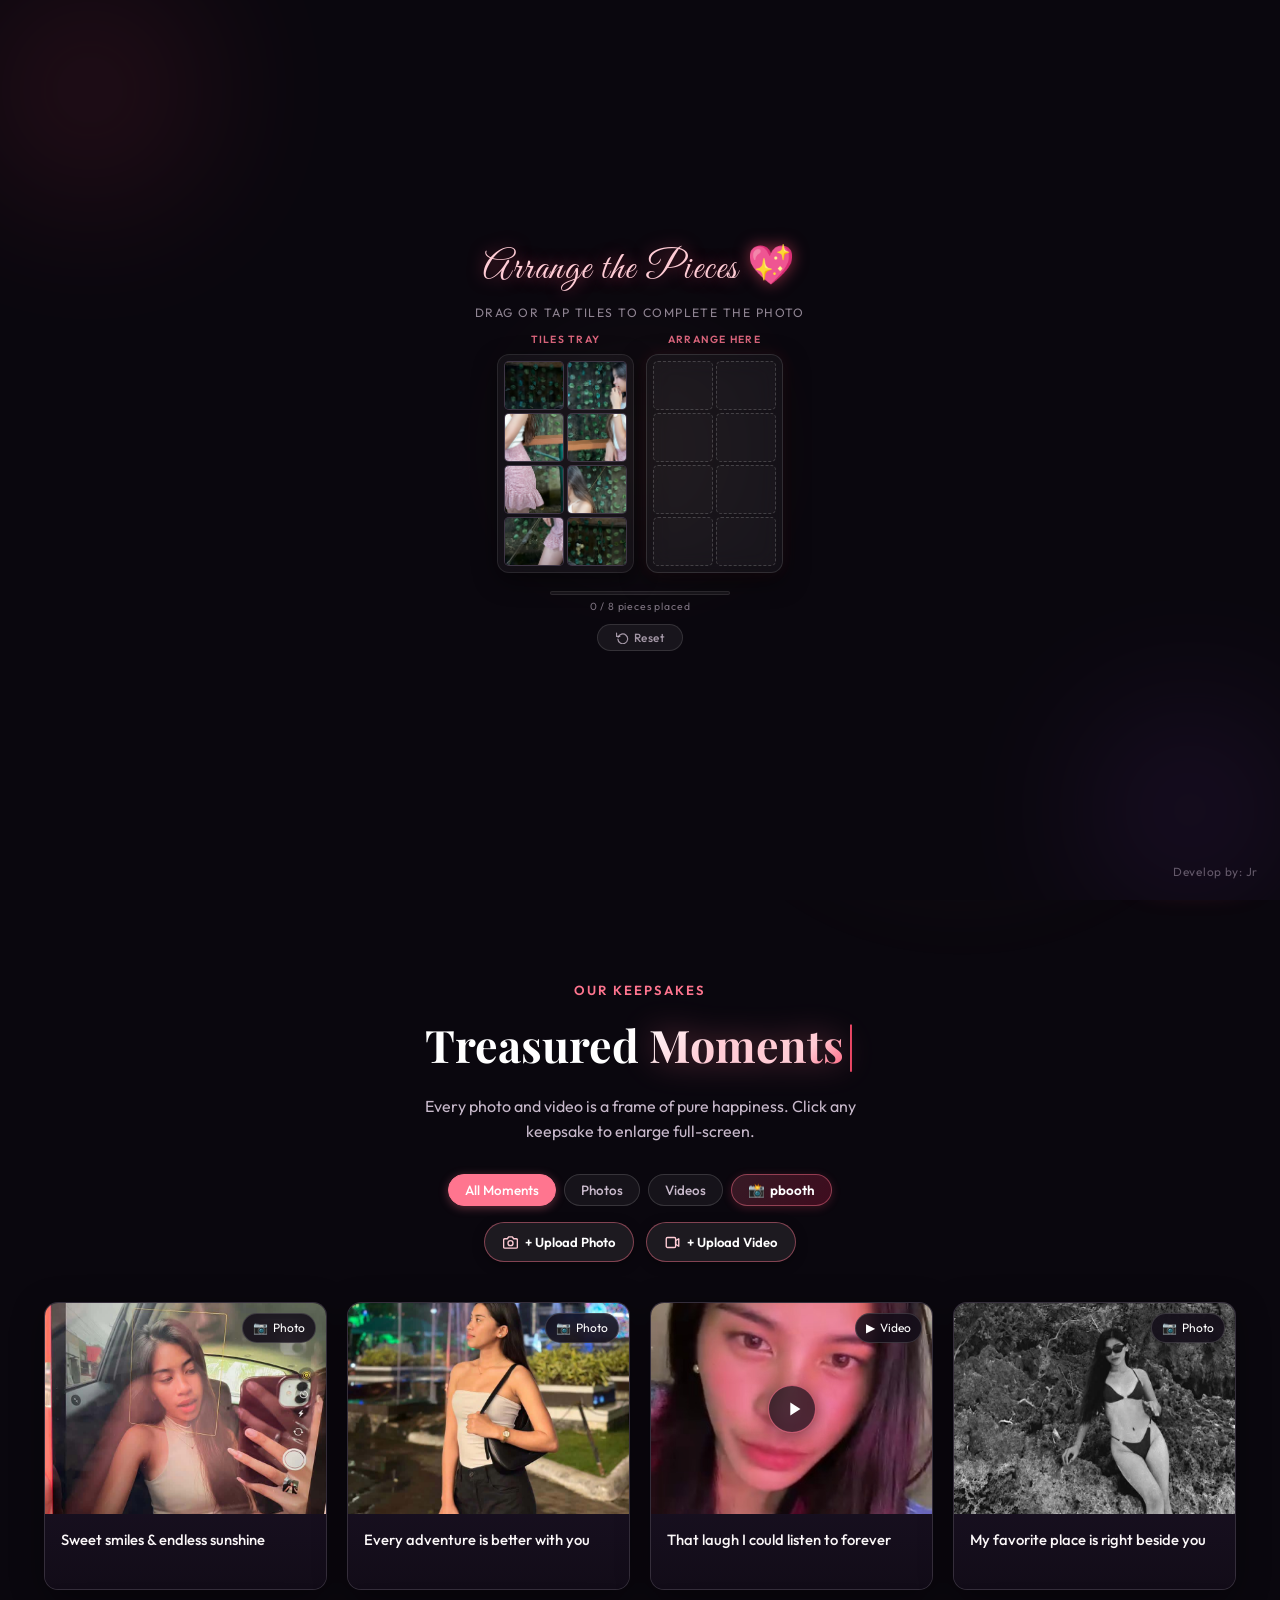
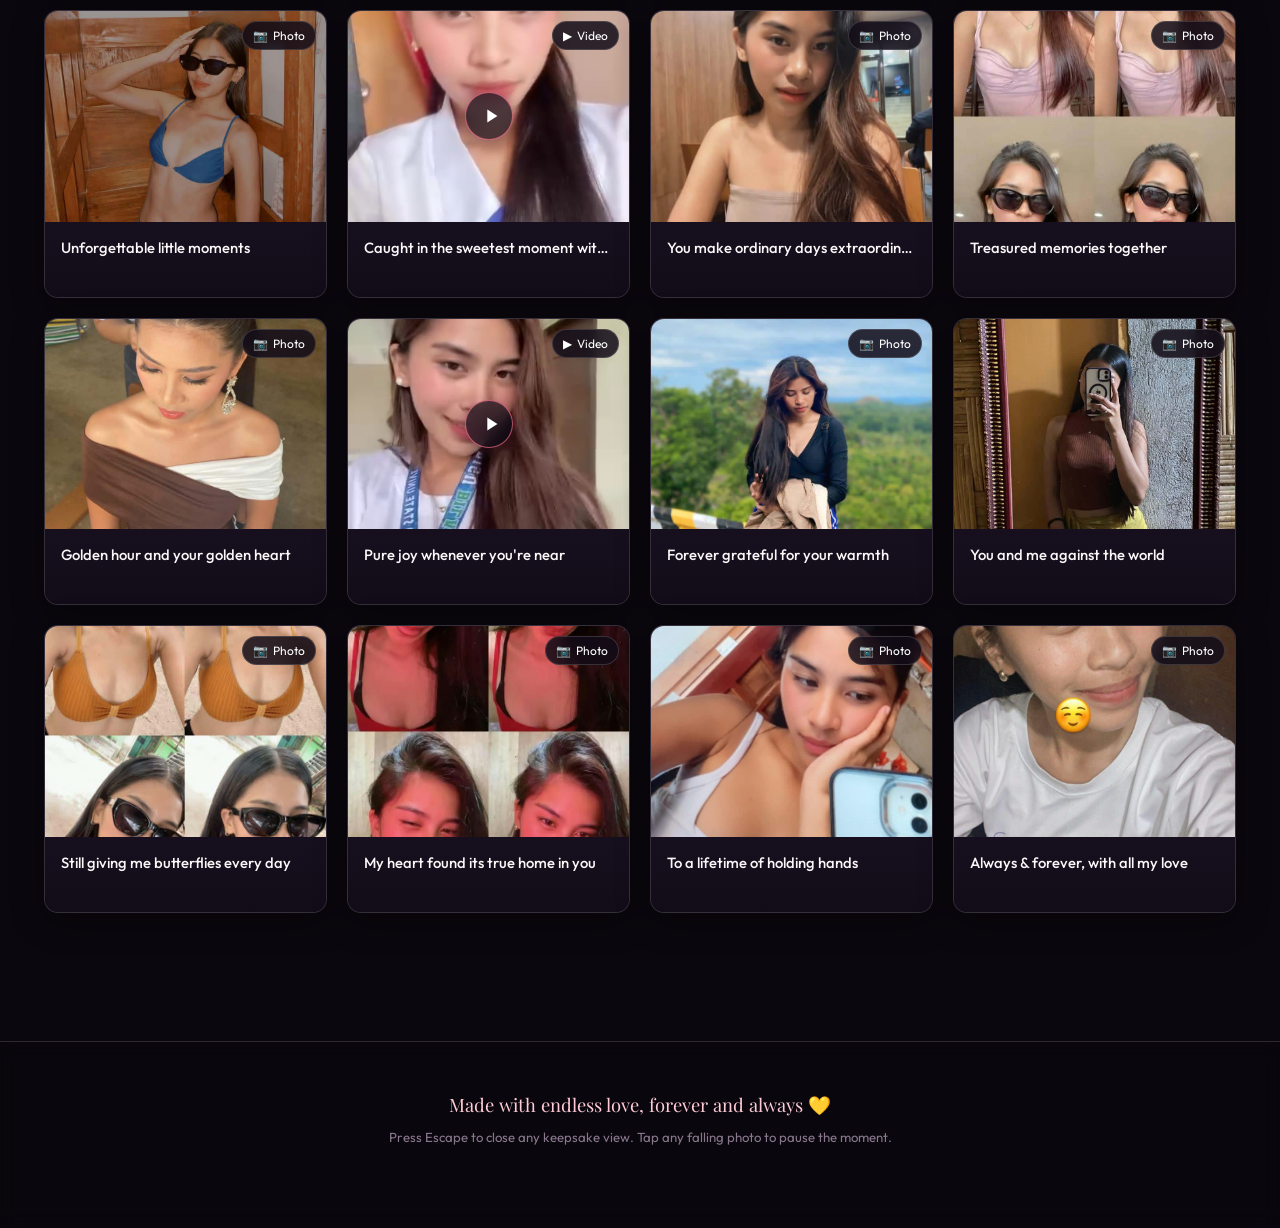
<file: index.html>
<!DOCTYPE html>
<html lang="en">
<head>
  <meta charset="UTF-8">
  <meta http-equiv="refresh" content="0; url=love-surprise/">
  <title>Redirecting to For You</title>
  <link rel="icon" type="image/x-icon" href="favicon.ico">
  <link rel="icon" type="image/svg+xml" href="data:image/svg+xml,<svg xmlns='http://www.w3.org/2000/svg' viewBox='0 0 24 24'><path fill='%23ff4d6d' d='M12 21.35l-1.45-1.32C5.4 15.36 2 12.28 2 8.5 2 5.42 4.42 3 7.5 3c1.74 0 3.41.81 4.5 2.09C13.09 3.81 14.76 3 16.5 3 19.58 3 22 5.42 22 8.5c0 3.78-3.4 6.86-8.55 11.54L12 21.35z'/></svg>">
  <script>
    window.location.replace("love-surprise/");
  </script>
</head>
<body style="background:#0a070e; color:#ff758f; font-family:sans-serif; display:flex; justify-content:center; align-items:center; height:100vh; margin:0;">
  <p>Redirecting to <a href="love-surprise/" style="color:#ffccd5;">For You (love-surprise)</a>...</p>
</body>
</html>
</file>
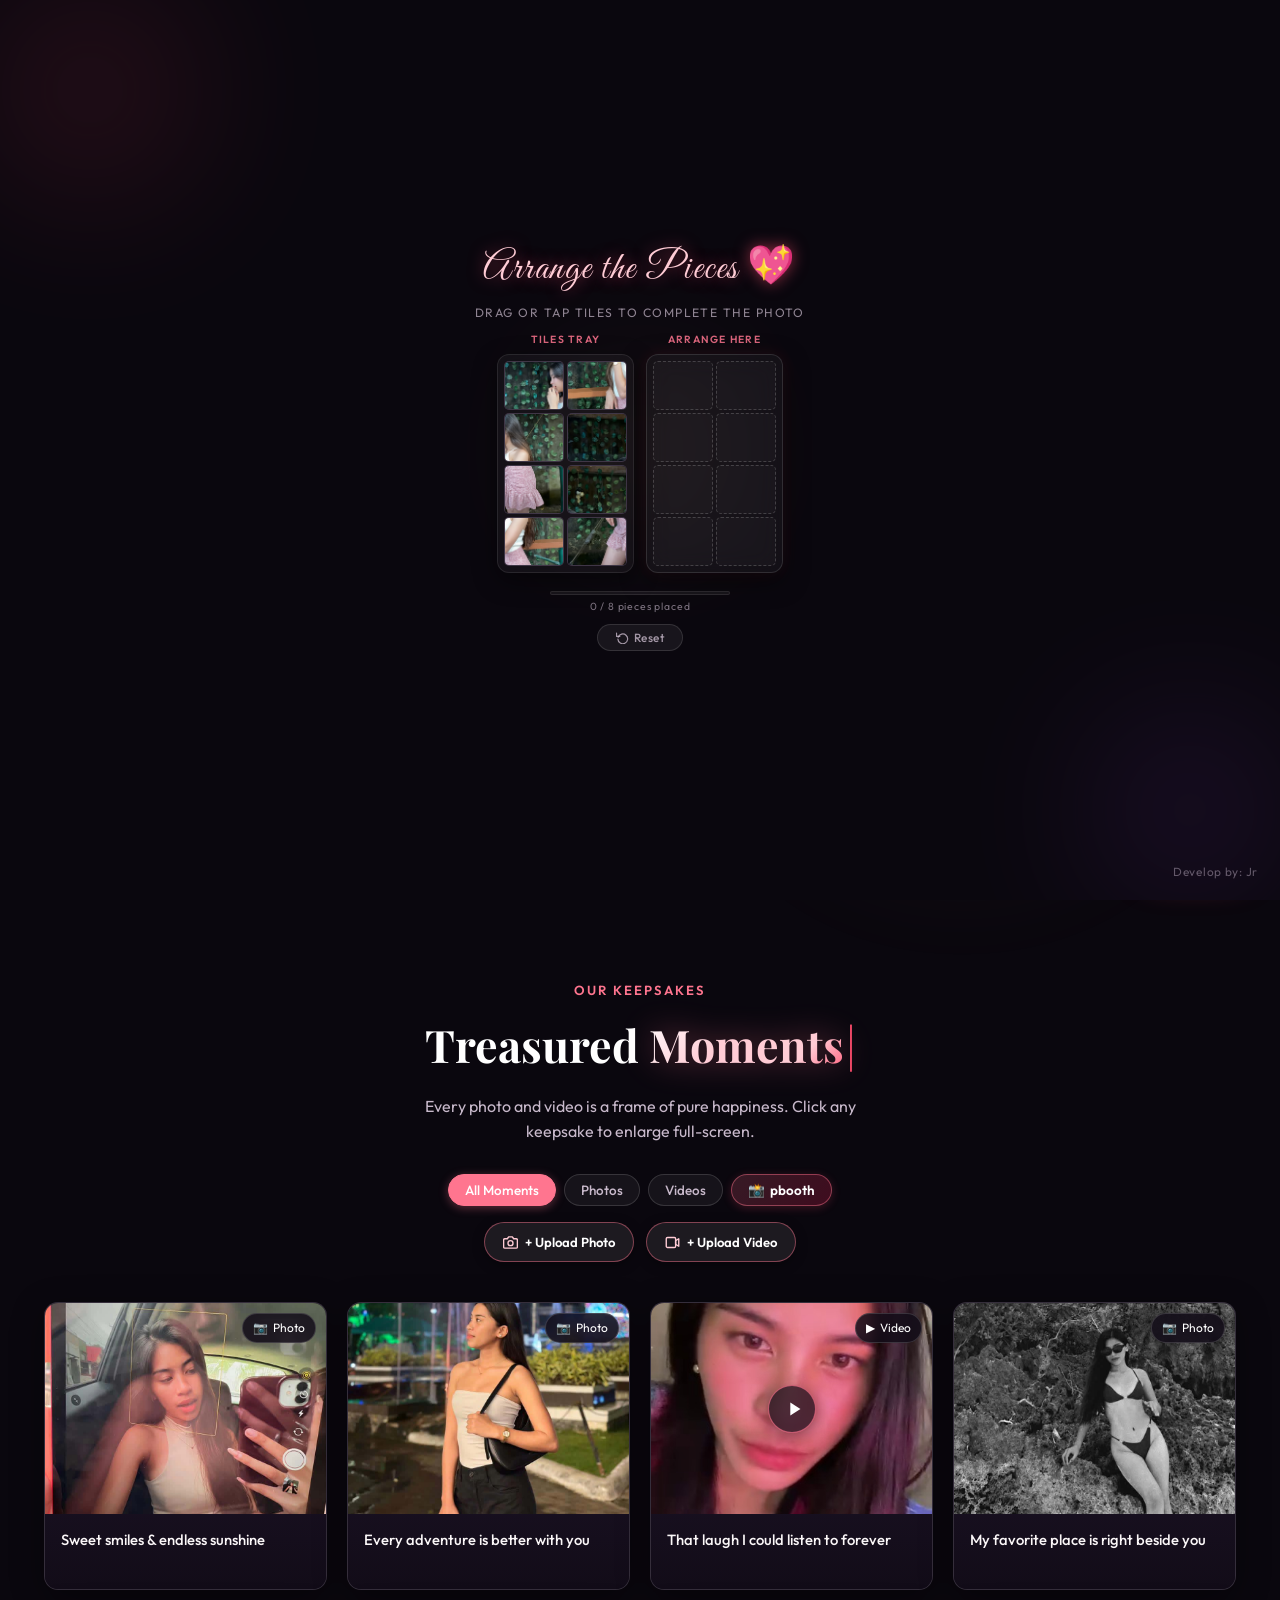
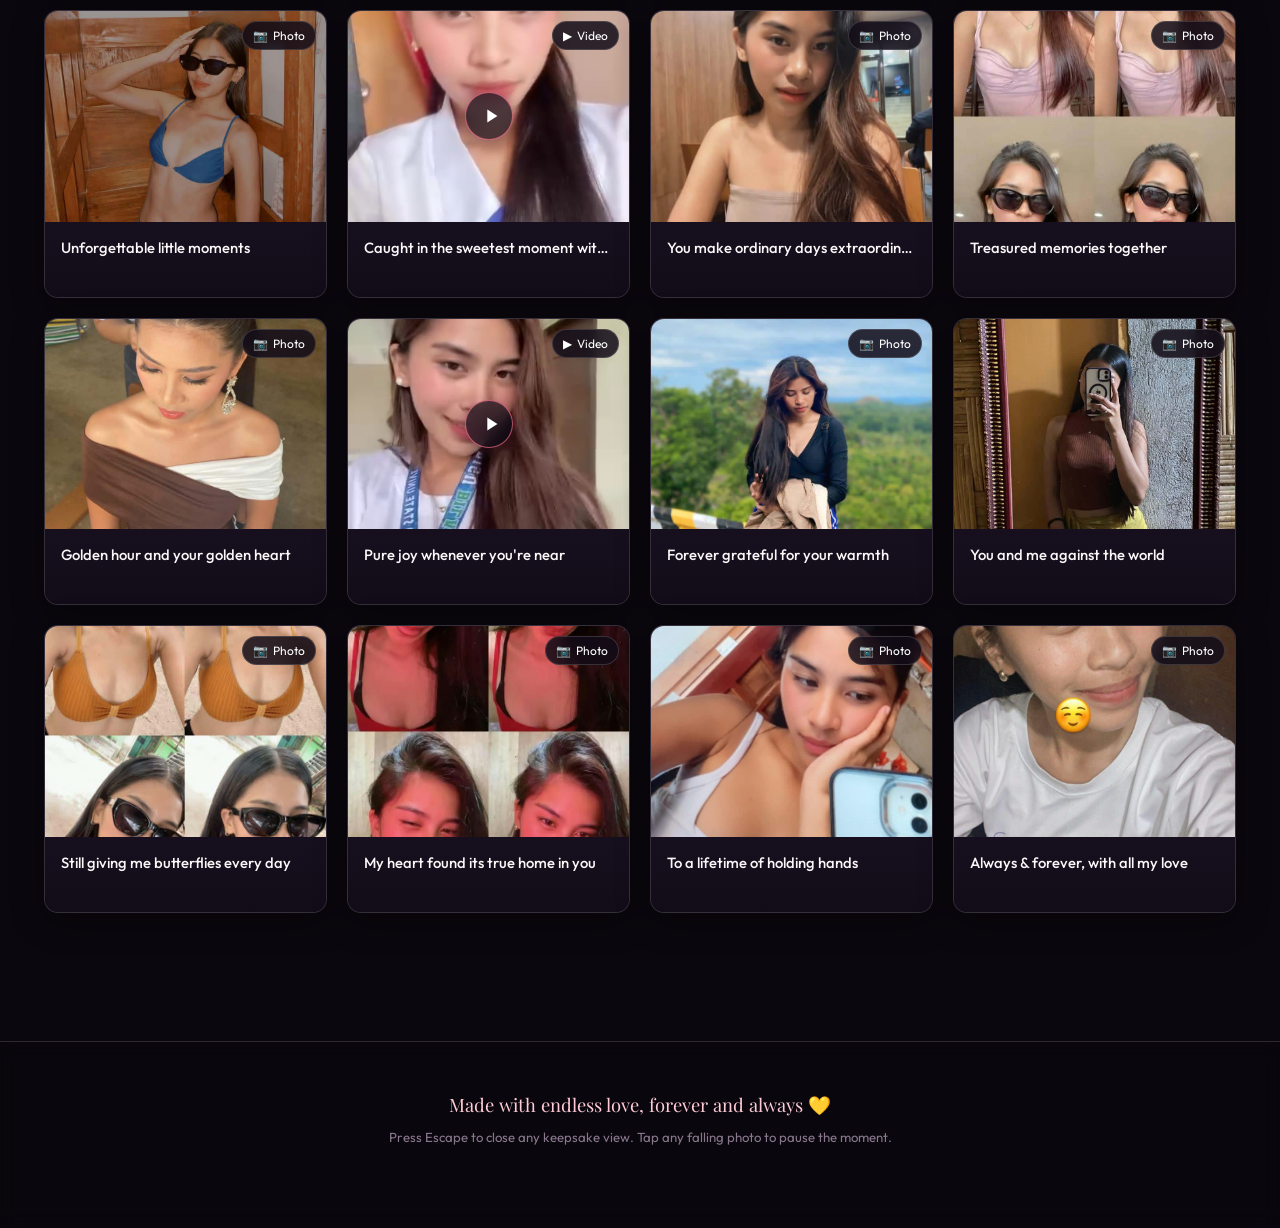
<file: love-surprise/index.html>
<!DOCTYPE html>
<html lang="en">
<head>
  <meta charset="UTF-8">
  <meta name="viewport" content="width=device-width, initial-scale=1.0">
  <meta name="description" content="An interactive romantic surprise page with falling memory rain, live together counter, and heartfelt notes.">
  <meta name="theme-color" content="#0a070e">
  <title>Lyka Macabudbud — Forever & Always 💖</title>

  <!-- Favicon (Heart Icon) -->
  <link rel="icon" type="image/x-icon" href="favicon.ico">
  <link rel="icon" type="image/svg+xml" href="data:image/svg+xml,<svg xmlns='http://www.w3.org/2000/svg' viewBox='0 0 24 24'><path fill='%23ff4d6d' d='M12 21.35l-1.45-1.32C5.4 15.36 2 12.28 2 8.5 2 5.42 4.42 3 7.5 3c1.74 0 3.41.81 4.5 2.09C13.09 3.81 14.76 3 16.5 3 19.58 3 22 5.42 22 8.5c0 3.78-3.4 6.86-8.55 11.54L12 21.35z'/></svg>">
  <link rel="apple-touch-icon" href="assets/images/image1.jpg">
  <link rel="preconnect" href="https://fonts.googleapis.com">
  <link rel="preconnect" href="https://fonts.gstatic.com" crossorigin>
  <link href="https://fonts.googleapis.com/css2?family=Great+Vibes&family=Outfit:wght@300;400;500;600;700&family=Playfair+Display:ital,wght@0,600;0,700;1,400;1,600&display=swap" rel="stylesheet">

  <!-- Master Stylesheet -->
  <link rel="stylesheet" href="css/style.css">
  <link rel="stylesheet" href="css/puzzle.css">

  <!-- Flow Controller: Fresh open starts with Puzzle & Question Modal; Page reload stays on website -->
  <script>
    (function() {
      var isRefresh = false;
      try {
        var nav = performance.getEntriesByType('navigation')[0];
        if (nav) {
          isRefresh = (nav.type === 'reload');
        } else if (window.performance && window.performance.navigation) {
          isRefresh = (window.performance.navigation.type === 1);
        }
        var params = new URLSearchParams(window.location.search);
        if (params.has('puzzle') || params.has('reset')) {
          isRefresh = false;
        }
      } catch (e) {}

      // Fresh visit (clicking link, new tab, opening in Messenger) -> reset to show Puzzle & Question
      if (!isRefresh) {
        try {
          sessionStorage.removeItem('love_surprise_puzzle_unlocked');
          localStorage.removeItem('love_surprise_puzzle_unlocked');
        } catch (e) {}
      }

      // If page was in-session refreshed AND already unlocked, stay on website without re-locking
      try {
        if (isRefresh && sessionStorage.getItem('love_surprise_puzzle_unlocked') === 'true') {
          document.documentElement.classList.add('puzzle-already-unlocked');
        } else {
          document.documentElement.classList.remove('puzzle-already-unlocked');
        }
      } catch (e) {}
    })();
  </script>
</head>
<body>

  <!-- ═══════════════════════════════════════════════════════════════════
       PUZZLE INTRO GATE — solve to unlock the site
       ═══════════════════════════════════════════════════════════════════ -->
  <div id="puzzle-overlay" role="main" aria-label="Puzzle intro">
    <!-- Ambient blobs -->
    <div class="puzzle-glow-blob blob-1" aria-hidden="true"></div>
    <div class="puzzle-glow-blob blob-2" aria-hidden="true"></div>
    <div class="puzzle-glow-blob blob-3" aria-hidden="true"></div>

    <div class="puzzle-container">
      <!-- Title -->
      <div class="puzzle-header-block">
        <p class="puzzle-title">Arrange the Pieces 💖</p>
        <p class="puzzle-subtitle">Drag or tap tiles to complete the photo</p>
      </div>

      <!-- Main puzzle area -->
      <div class="puzzle-main-area">
        <!-- Left: scrambled piece tray -->
        <div class="puzzle-tray-wrap">
          <div class="puzzle-section-label">Tiles Tray</div>
          <div class="puzzle-tray" id="puzzle-tray" aria-label="Puzzle pieces tray"></div>
        </div>

        <!-- Right: solution board -->
        <div class="puzzle-board-wrap">
          <div class="puzzle-section-label">Arrange Here</div>
          <div class="puzzle-board" id="puzzle-board" aria-label="Puzzle solution board"></div>
        </div>
      </div>

      <!-- Centered Progress & Action controls -->
      <div class="puzzle-controls-wrap">
        <div class="puzzle-progress-bar-wrap">
          <div class="puzzle-progress-fill"></div>
        </div>
        <p class="puzzle-progress-label">0 / 8 pieces placed</p>

        <!-- Action buttons -->
        <div class="puzzle-action-buttons">
          <button type="button" class="puzzle-btn puzzle-shuffle-btn" id="puzzle-reset-btn" aria-label="Reset puzzle">
            <svg viewBox="0 0 24 24" width="13" height="13" fill="none" stroke="currentColor" stroke-width="2.2" stroke-linecap="round" stroke-linejoin="round"><polyline points="1 4 1 10 7 10"/><path d="M3.51 15a9 9 0 1 0 .49-3.5"/></svg>
            Reset
          </button>
        </div>
      </div>
    </div>

    <!-- Developer Credit (bottom right) -->
    <div class="puzzle-developer-credit">Develop by: Jr</div>
  </div>

  <!-- ═══════════════════════════════════════════════════════════════════
       PUZZLE COMPLETE — Question modal
       ═══════════════════════════════════════════════════════════════════ -->
  <div id="puzzle-question-modal" role="dialog" aria-modal="true" aria-labelledby="pq-title">
    <div class="puzzle-question-card">
      <p class="question-text">Ikaw lage ni liks?</p>
      <div class="question-choices">
        <button type="button" class="question-btn yes" id="pq-yes-btn">Yes</button>
        <button type="button" class="question-btn no"  id="pq-no-btn">No</button>
      </div>
      <p class="wrong-hint" aria-live="polite"></p>
    </div>
  </div>

  <!-- Ambient Glowing Background Spheres -->
  <div class="ambient-glow-sphere sphere-1" aria-hidden="true"></div>
  <div class="ambient-glow-sphere sphere-2" aria-hidden="true"></div>

  <!-- Falling Media Rain Container (Click any memory to freeze & preview) -->
  <div id="rain-container" aria-label="Falling memory rain" role="region"></div>
  <!-- Falling Love Emojis Rain (Roses, Hearts & Love Icons) -->
  <div id="emoji-rain-container" class="emoji-rain-container" aria-hidden="true"></div>

  <!-- Top Controls & Navigation Bar -->
  <header class="top-bar">
    <a href="#" class="brand-logo" aria-label="Lyka">
      <span>Lyka</span>
      <span class="brand-heart">💖</span>
    </a>

    <div class="top-actions">
      <!-- Rain Freeze / Resume Toggle (Icon Only) -->
      <button id="rain-toggle-btn" class="glass-pill-btn rain-toggle-circle-btn" aria-label="Toggle falling rain" title="Freeze / Resume Rain">
        <span class="rain-icon-badge" id="rain-icon-badge">
          <svg class="rain-svg-icon" viewBox="0 0 24 24" width="11" height="11" fill="#000000" aria-hidden="true" style="margin-left: 1px;">
            <path d="M8 5v14l11-7z"/>
          </svg>
        </span>
      </button>

      <!-- Music Player & Playlist Control Group -->
      <div class="music-pill-group">
        <!-- Quick Play / Pause Button -->
        <button id="music-toggle-btn" class="glass-pill-btn music-toggle" aria-label="Toggle background music">
          <span class="music-note-icon">
            <svg class="ui-icon" viewBox="0 0 24 24" width="16" height="16" fill="currentColor" aria-hidden="true">
              <path d="M12 3v10.55c-.59-.34-1.27-.55-2-.55-2.21 0-4 1.79-4 4s1.79 4 4 4 4-1.79 4-4V7h4V3h-6z"/>
            </svg>
          </span>
          <span class="music-toggle-text">Music: Off</span>
          <span class="music-visualizer" aria-hidden="true">
            <span class="visualizer-bar"></span>
            <span class="visualizer-bar"></span>
            <span class="visualizer-bar"></span>
          </span>
        </button>

        <!-- Playlist Selector Trigger Button -->
        <button id="music-playlist-trigger-btn" class="glass-pill-btn playlist-trigger-btn" aria-label="Open romantic playlist selector" title="Choose from 6 romantic songs">
          <span class="top-bar-cover-wrap">
            <img src="assets/images/image1.jpg" alt="Track Cover" id="top-bar-cover-img" class="top-bar-cover-img">
          </span>
          <span class="playlist-btn-text" id="top-bar-track-title">Choose Song</span>
          <span class="playlist-chevron" aria-hidden="true">
            <svg class="ui-icon" viewBox="0 0 24 24" width="12" height="12" fill="none" stroke="currentColor" stroke-width="2.5" stroke-linecap="round" stroke-linejoin="round">
              <polyline points="6 9 12 15 18 9"></polyline>
            </svg>
          </span>
        </button>
      </div>
    </div>
  </header>

  <!-- Main Hero Section -->
  <main>
    <section class="hero-section" id="hero-section">
      <div class="hero-glass-card">
        <h1 class="hero-title">
          <span class="hero-partner-name" id="partner-name-display">Lyka Macabudbud</span>
        </h1>

        <p class="hero-subtitle">
          Falling deeper in love with you with every breath, every second, and every memory we share together.
        </p>

        <!-- Live Real-Time Clock & Weekday Display -->
        <div class="counter-wrapper" aria-label="Live current time and weekday">
          <!-- Real-Time "What Time Is Now" Live Clock Pill -->
          <div class="live-clock-badge" id="live-clock-pill" title="Live Local Current Time">
            <span class="live-clock-label">What time is now:</span>
            <span class="live-clock-val" id="live-time-now">--:--:--</span>
            <span class="live-clock-ampm" id="live-ampm-now">--</span>
            <span class="live-clock-sep" aria-hidden="true">•</span>
            <span class="live-clock-date" id="live-date-now">--</span>
          </div>

          <div class="counter-heading">
            <span>⏳</span>
            <span id="counter-heading-text">Cherishing Every Second Together</span>
            <span>⏳</span>
          </div>

          <div class="counter-grid">
            <div class="counter-box">
              <span class="counter-number is-weekday" id="count-days">--</span>
              <span class="counter-label" id="label-box-1">Week Day</span>
            </div>
            <div class="counter-box">
              <span class="counter-number" id="count-hours">--</span>
              <span class="counter-label" id="label-box-2">Hours</span>
            </div>
            <div class="counter-box">
              <span class="counter-number" id="count-minutes">--</span>
              <span class="counter-label" id="label-box-3">Minutes</span>
            </div>
            <div class="counter-box">
              <span class="counter-number" id="count-seconds">--</span>
              <span class="counter-label" id="label-box-4">Seconds</span>
            </div>
          </div>
        </div>

        <!-- Hero Call to Action Buttons -->
        <div class="hero-cta-group">
          <a href="#gallery-section" class="btn-primary" id="explore-memories-btn">
            <span>📸</span>
            <span>Explore Keepsakes</span>
          </a>
          <button type="button" class="btn-secondary" id="hero-note-btn">
            <span>💌</span>
            <span>Read A Note</span>
          </button>
        </div>

        <a href="#gallery-section" class="scroll-indicator" aria-label="Scroll down to keepsake gallery">
          <span>Scroll to keepsakes</span>
          <span class="scroll-arrow">↓</span>
        </a>
      </div>
    </section>

    <!-- Static Keepsakes Gallery Grid Section -->
    <section class="gallery-section" id="gallery-section">
      <div class="section-header">
        <span class="section-tag">Our Keepsakes</span>
        <h2 class="section-title" aria-label="Treasured Moments">
          Treasured <span class="typewriter-container"><span class="typewriter-text" id="gallery-typewriter-text">Moments</span><span class="typewriter-cursor" aria-hidden="true">|</span></span>
        </h2>
        <p class="section-subtitle">
          Every photo and video is a frame of pure happiness. Click any keepsake to enlarge full-screen.
        </p>

        <!-- Gallery Filters -->
        <div class="gallery-filters" role="tablist" aria-label="Media category filters">
          <button type="button" class="filter-btn active" data-filter="all">All Moments</button>
          <button type="button" class="filter-btn" data-filter="image">Photos</button>
          <button type="button" class="filter-btn" data-filter="video">Videos</button>
          <button type="button" class="filter-btn pbooth-btn" id="open-pbooth-btn" aria-label="Open Photobooth Studio" title="Open Photobooth Studio">
            <span class="pbooth-btn-icon" aria-hidden="true">📸</span>
            <span class="pbooth-btn-text">pbooth</span>
          </button>
        </div>

        <!-- Realtime Upload Toolbar for Photos & Videos (Any device: Mobile, Tablet, PC) -->
        <div class="gallery-upload-toolbar" aria-label="Upload photo or video to gallery">
          <label for="gallery-photo-input" class="gallery-upload-btn btn-upload-photo" id="gallery-upload-photo-btn" role="button" tabindex="0" title="Upload your own photo in realtime (.jpg, .png, .webp, camera)">
            <svg class="upload-btn-svg" viewBox="0 0 24 24" width="15" height="15" fill="none" stroke="currentColor" stroke-width="2.2" stroke-linecap="round" stroke-linejoin="round" aria-hidden="true">
              <path d="M23 19a2 2 0 0 1-2 2H3a2 2 0 0 1-2-2V8a2 2 0 0 1 2-2h4l2-3h6l2 3h4a2 2 0 0 1 2 2z"/>
              <circle cx="12" cy="13" r="4"/>
            </svg>
            <span>+ Upload Photo</span>
          </label>
          <label for="gallery-video-input" class="gallery-upload-btn btn-upload-video" id="gallery-upload-video-btn" role="button" tabindex="0" title="Upload your own video in realtime (.mp4, .webm, .mov, camera)">
            <svg class="upload-btn-svg" viewBox="0 0 24 24" width="15" height="15" fill="none" stroke="currentColor" stroke-width="2.2" stroke-linecap="round" stroke-linejoin="round" aria-hidden="true">
              <rect x="2" y="4" width="15" height="16" rx="2"/>
              <path d="M17 9l5-3v12l-5-3z"/>
            </svg>
            <span>+ Upload Video</span>
          </label>
          <input type="file" id="gallery-photo-input" accept="image/*,.jpg,.jpeg,.png,.webp,.gif,.heic,.heif" multiple class="visually-hidden-file-input">
          <input type="file" id="gallery-video-input" accept="video/*,.mp4,.webm,.mov,.m4v,.ogg,.3gp" multiple class="visually-hidden-file-input">
        </div>
      </div>

      <!-- Dynamic Gallery Grid -->
      <div class="gallery-grid" id="gallery-grid" aria-label="Keepsake collection"></div>
    </section>
  </main>

  <!-- Footer -->
  <footer class="site-footer">
    <p class="footer-love-msg">Made with endless love, forever and always 💛</p>
    <p class="footer-copy">Press Escape to close any keepsake view. Tap any falling photo to pause the moment.</p>
  </footer>

  <!-- Lightbox Modal for Large Media Preview (Freezes rain while open) -->
  <div id="media-modal" class="modal-overlay" role="dialog" aria-modal="true" aria-hidden="true" aria-label="Enlarged Preview">
    <div class="modal-content-card">
      <button id="modal-close-btn" class="modal-close-btn" aria-label="Close enlarged preview">✕</button>

      <div id="modal-media-stage" class="modal-media-stage">
        <!-- Enlarged image or video will be injected here -->
      </div>

      <div class="modal-caption-bar">
        <div id="modal-caption" class="modal-caption-text">Cherished Moment</div>
        <div class="modal-caption-actions">
          <button type="button" class="btn-lightbox-delete" id="modal-delete-btn" title="Delete this keepsake permanently" aria-label="Delete this keepsake permanently">
            <svg viewBox="0 0 24 24" width="14" height="14" fill="none" stroke="currentColor" stroke-width="2.2" stroke-linecap="round" stroke-linejoin="round" aria-hidden="true">
              <path d="M3 6h18"/>
              <path d="M19 6v14a2 2 0 0 1-2 2H7a2 2 0 0 1-2-2V6m3 0V4a2 2 0 0 1 2-2h4a2 2 0 0 1 2 2v2"/>
              <line x1="10" y1="11" x2="10" y2="17"/>
              <line x1="14" y1="11" x2="14" y2="17"/>
            </svg>
            <span>Delete</span>
          </button>
          <div id="modal-counter" class="modal-counter-badge">1 of 16</div>
        </div>
      </div>
    </div>
  </div>

  <!-- Floating 💌 Note Button -->
  <button id="floating-note-btn" class="floating-notes-btn" aria-label="Open note">
    <span class="floating-notes-icon">💌</span>
    <span class="floating-notes-label">Note</span>
  </button>

  <!-- Love Note Envelope & Parchment Modal -->
  <div id="note-modal" class="modal-overlay" role="dialog" aria-modal="true" aria-hidden="true" aria-label="Love Note Letter">
    <div class="envelope-container" id="envelope-container">
      
      <!-- Top Right Header Close 'X' Button -->
      <button id="note-close-btn" class="note-modal-close-btn" aria-label="Close" title="Close">✕</button>

      <!-- Envelope Outer Shell (Flap, pocket, and wax seal) -->
      <div class="envelope-outer" id="envelope-outer">
        <div class="envelope-back-wall"></div>
        <div class="envelope-flap" id="envelope-flap"></div>
        <div class="envelope-front-pocket"></div>
        <button class="envelope-seal-btn" id="envelope-seal-btn" type="button" aria-label="Open surprise letter">
          <span class="seal-wax-circle">
            <span class="seal-heart-icon">💌</span>
          </span>
          <span class="seal-tap-label">Tap to Open</span>
        </button>
      </div>

      <!-- The Letter Card (slides smoothly out of the envelope) -->
      <div class="note-modal-card envelope-letter" id="note-modal-card">
        <div class="note-wax-seal" aria-hidden="true">💖</div>
        <h3 class="note-greeting" id="note-greeting">Future cumlaude, lyka 💖</h3>

        <div class="note-message-box">
          <div class="note-quote-decoration">“</div>
          <p class="note-body-text" id="note-text">
            Every hour you invest now, even in first year, is a step closer to walking across that stage as a cum laude graduate.
          </p>
          <div class="note-author-line" id="note-author">— Stephen Hawking</div>
        </div>
      </div>

    </div>
  </div>

  <!-- Romantic Soundtrack Playlist Popover (Compact Player with Realtime Upload) -->
  <div id="playlist-modal" class="modal-overlay playlist-popover-overlay" role="dialog" aria-modal="true" aria-hidden="true" aria-label="Romantic Music Playlist">
    <div class="playlist-modal-card mini-playlist-popover">
      <div class="popover-header">
        <h3 class="popover-title-centered">Our Soundtrack</h3>
        <button id="playlist-close-btn" class="popover-close-btn" aria-label="Close playlist">✕</button>
      </div>

      <!-- Now Playing Feature Disc & Timeline -->
      <div class="playlist-now-playing-banner" id="now-playing-banner">
        <div class="now-playing-disc-container">
          <img src="assets/images/image1.jpg" alt="Now Playing Album Art" id="banner-cover" class="now-playing-disc">
          <div class="disc-spindle"></div>
        </div>
        <div class="now-playing-details">
          <div class="now-playing-badge-row">
            <span class="now-playing-pill" id="banner-status-pill">Now Playing</span>
            <span class="now-playing-sound-hint" id="banner-track-count">6 Songs</span>
          </div>
          <h4 class="now-playing-title" id="banner-title">Teka Lang</h4>
          <p class="now-playing-artist" id="banner-artist">EMMAN</p>
          
          <!-- Interactive Timeline & Scrubber -->
          <div class="now-playing-timeline">
            <span id="player-time-current" class="timeline-time">0:00</span>
            <input type="range" id="player-progress-bar" class="timeline-slider" min="0" max="100" value="0" step="0.1" aria-label="Song progress scrubber">
            <span id="player-time-duration" class="timeline-time">0:00</span>
          </div>
        </div>
      </div>

      <!-- Playback Controls Bar -->
      <div class="playlist-controls-row">
        <button id="ctrl-prev-btn" class="playlist-ctrl-btn" aria-label="Previous song" title="Previous song">
          <svg class="ui-icon" viewBox="0 0 24 24" width="13" height="13" fill="currentColor" aria-hidden="true">
            <path d="M6 6h2v12H6zm3.5 6l8.5 6V6z"/>
          </svg>
        </button>
        <button id="ctrl-play-pause-btn" class="playlist-ctrl-btn ctrl-play-main" aria-label="Play or pause" title="Play or pause">
          <svg class="ui-icon icon-play" viewBox="0 0 24 24" width="15" height="15" fill="currentColor" aria-hidden="true">
            <path d="M8 5v14l11-7z"/>
          </svg>
        </button>
        <button id="ctrl-next-btn" class="playlist-ctrl-btn" aria-label="Next song" title="Next song">
          <svg class="ui-icon" viewBox="0 0 24 24" width="13" height="13" fill="currentColor" aria-hidden="true">
            <path d="M6 18l8.5-6L6 6v12zM16 6v12h2V6h-2z"/>
          </svg>
        </button>
        
        <div class="volume-slider-group" title="Adjust volume">
          <span class="volume-icon">
            <svg class="ui-icon" viewBox="0 0 24 24" width="12" height="12" fill="currentColor" aria-hidden="true">
              <path d="M3 9v6h4l5 5V4L7 9H3zm13.5 3c0-1.77-1.02-3.29-2.5-4.03v8.05c1.48-.73 2.5-2.25 2.5-4.02zM14 3.23v2.06c2.89.86 5 3.54 5 6.71s-2.11 5.85-5 6.71v2.06c4.01-.91 7-4.49 7-8.77s-2.99-7.86-7-8.77z"/>
            </svg>
          </span>
          <input type="range" id="player-volume-slider" class="volume-slider" min="0" max="1" step="0.05" value="0.65" aria-label="Volume slider">
        </div>
      </div>

      <!-- Realtime Upload & Songs Header Bar -->
      <div class="playlist-action-bar">
        <span class="playlist-action-label" id="playlist-action-label">Tracklist</span>
        <button id="upload-music-btn" class="playlist-upload-btn" title="Upload your own song in realtime (.mp3, .wav, .m4a)">
          <svg class="ui-icon" viewBox="0 0 24 24" width="11" height="11" fill="currentColor" aria-hidden="true">
            <path d="M19 13h-6v6h-2v-6H5v-2h6V5h2v6h6v2z"/>
          </svg>
          <span>Upload Music</span>
        </button>
        <input type="file" id="music-upload-input" accept="audio/*" style="display: none;">
      </div>

      <!-- Songs Scrollable Container -->
      <div class="playlist-tracks-grid" id="playlist-tracks-container" role="list" aria-label="Available Songs">
        <!-- Song cards injected dynamically from CONFIG.playlist & user uploads -->
      </div>

      <div class="playlist-footer-hint">
        <span>Plays smoothly & auto-advances</span>
      </div>
    </div>
  </div>



  <!-- Photobooth Studio Modal -->
  <div id="pbooth-modal" class="modal-overlay" role="dialog" aria-modal="true" aria-hidden="true" aria-label="Photobooth Studio">
    <div class="modal-content-card pbooth-modal-card">
      <button id="pbooth-close-btn" class="modal-close-btn" aria-label="Close photobooth">✕</button>

      <!-- Photobooth Header -->
      <div class="pbooth-header">
        <div class="pbooth-title-group">
          <h2 class="pbooth-title">Romantic Photobooth</h2>
        </div>

        <!-- Navigation Tabs: Camera Studio vs Snaps History -->
        <div class="pbooth-tabs" role="tablist">
          <button type="button" class="pbooth-tab-btn active" id="tab-booth-btn" data-tab="booth">
            <span>📸 Take Photo</span>
          </button>
          <button type="button" class="pbooth-tab-btn" id="tab-history-btn" data-tab="history">
            <span>🎞️ Snaps History</span>
            <span class="pbooth-history-count" id="pbooth-history-badge">0</span>
          </button>
        </div>
      </div>

      <!-- Tab 1: Studio / Camera Booth View -->
      <div class="pbooth-tab-panel active" id="pbooth-panel-booth">
        
        <!-- Top Options Bar: Prominent Choose Template Button & Layouts -->
        <div class="pbooth-toolbar">
          <!-- Prominent Button to open the 5-Template Showcase Modal -->
          <div class="pbooth-tool-section pbooth-template-selector-section">
            <span class="pbooth-tool-label">Frame Template:</span>
            <button type="button" class="btn-choose-template" id="pbooth-choose-template-btn" title="Click to view and choose from 5 aesthetic reference templates">
              <span class="btn-template-icon">🎨</span>
              <span class="btn-template-text">Choose Frame:</span>
              <span class="btn-template-badge" id="pbooth-active-template-badge">🎀 Polaroid & Snoopy</span>
              <span class="btn-template-arrow">▾</span>
            </button>
          </div>

          <!-- Layout Selection: 3-Shot Strip, 1 Shot, 4-Shot Grid -->
          <div class="pbooth-tool-section">
            <span class="pbooth-tool-label">Layout:</span>
            <div class="pbooth-pill-group" id="pbooth-layout-select">
              <button type="button" class="pbooth-pill-btn active" data-layout="3">3-Shot Strip</button>
              <button type="button" class="pbooth-pill-btn" data-layout="1">1 Shot</button>
              <button type="button" class="pbooth-pill-btn" data-layout="4">4-Shot Grid</button>
            </div>
          </div>
        </div>

        <!-- Quick Template Selector Carousel (11 Aesthetic Choices: 5 Reference + Original Templates) -->
        <div class="pbooth-quick-templates-bar">
          <div class="pbooth-frames-carousel" id="pbooth-frames-list" role="tablist" aria-label="Template selection">
            <button type="button" class="pbooth-frame-thumb active" data-frame="snoopy" title="Polaroid OneStep 2 Camera & Snoopy Cupid">
              <span class="frame-thumb-swatch swatch-snoopy"></span>
              <span class="frame-thumb-name">🎀 Polaroid & Snoopy</span>
            </button>
            <button type="button" class="pbooth-frame-thumb" data-frame="retro" title="70s / 90s Retro Pop Checkerboard">
              <span class="frame-thumb-swatch swatch-retro"></span>
              <span class="frame-thumb-name">🎱 Retro 70s/90s Pop</span>
            </button>
            <button type="button" class="pbooth-frame-thumb" data-frame="scrapbook" title="Memory Book Vintage Scrapbook">
              <span class="frame-thumb-swatch swatch-scrapbook"></span>
              <span class="frame-thumb-name">📎 Memory Book</span>
            </button>
            <button type="button" class="pbooth-frame-thumb" data-frame="spiderman" title="Marvel Spider-Man Comic Strip">
              <span class="frame-thumb-swatch swatch-spiderman"></span>
              <span class="frame-thumb-name">🕷️ Spider-Man Comic</span>
            </button>
            <button type="button" class="pbooth-frame-thumb" data-frame="gridticket" title="Pixtab Grid Ticket with Barcode">
              <span class="frame-thumb-swatch swatch-gridticket"></span>
              <span class="frame-thumb-name">🎟️ Pixtab Grid Ticket</span>
            </button>
            <button type="button" class="pbooth-frame-thumb" data-frame="spotify" title="Spotify Music Player Strip">
              <span class="frame-thumb-swatch swatch-spotify"></span>
              <span class="frame-thumb-name">🎵 Spotify Strip</span>
            </button>
            <button type="button" class="pbooth-frame-thumb" data-frame="pixelbooth" title="Pixelbooth Barcode Ticket">
              <span class="frame-thumb-swatch swatch-pixelbooth"></span>
              <span class="frame-thumb-name">🎟️ Special Day Ticket</span>
            </button>
            <button type="button" class="pbooth-frame-thumb" data-frame="pink" title="Sweet Pink Love">
              <span class="frame-thumb-swatch swatch-pink"></span>
              <span class="frame-thumb-name">🌸 Sweet Pink</span>
            </button>
            <button type="button" class="pbooth-frame-thumb" data-frame="film" title="Vintage 35mm Film Strip">
              <span class="frame-thumb-swatch swatch-film"></span>
              <span class="frame-thumb-name">🎞️ Vintage Film</span>
            </button>
            <button type="button" class="pbooth-frame-thumb" data-frame="korean" title="Korean Pastel Dream (인생네컷)">
              <span class="frame-thumb-swatch swatch-korean"></span>
              <span class="frame-thumb-name">✨ Korean Pastel</span>
            </button>
            <button type="button" class="pbooth-frame-thumb" data-frame="minimal" title="Chic Minimalist Editorial">
              <span class="frame-thumb-swatch swatch-minimal"></span>
              <span class="frame-thumb-name">🖤 Minimalist Chic</span>
            </button>
          </div>
        </div>

        <!-- Main Studio Stage -->
        <div class="pbooth-stage-wrapper">
          <!-- Viewfinder Screen -->
          <div class="pbooth-viewfinder" id="pbooth-viewfinder">
            <video id="pbooth-video" autoplay playsinline webkit-playsinline muted disablePictureInPicture controlsList="nodownload noplaybackrate nofullscreen"></video>
            <canvas id="pbooth-work-canvas" style="display: none;"></canvas>

            <!-- Floating Flip Camera Button (Quick Mobile & Desktop Switch) -->
            <button type="button" class="pbooth-floating-flip-btn" id="pbooth-floating-flip-btn" title="Flip Camera (Front / Back)" aria-label="Flip Camera">
              <svg class="flip-svg-icon" viewBox="0 0 24 24" width="16" height="16" fill="none" stroke="currentColor" stroke-width="2.2" stroke-linecap="round" stroke-linejoin="round" aria-hidden="true">
                <path d="M21 12a9 9 0 0 0-9-9 9.75 9.75 0 0 0-6.74 2.74L3 8"/>
                <path d="M3 3v5h5"/>
                <path d="M3 12a9 9 0 0 0 9 9 9.75 9.75 0 0 0 6.74-2.74L21 16"/>
                <path d="M16 21h5v-5"/>
              </svg>
              <span class="flip-badge" id="pbooth-flip-badge">FRONT</span>
            </button>

            <!-- Shutter Flash Effect -->
            <div class="pbooth-flash-overlay" id="pbooth-flash"></div>

            <!-- Visual Shots Progress Tracker & Reset Button -->
            <div class="pbooth-tracker-wrap">
              <div class="pbooth-shots-tracker" id="pbooth-shots-tracker" aria-label="Shots taken progress">
                <div class="tracker-slot active">1</div>
                <div class="tracker-slot">2</div>
                <div class="tracker-slot">3</div>
              </div>
              <button type="button" class="pbooth-reset-shots-btn" id="pbooth-reset-shots-btn" title="Reset Shots & Start Over" style="display: none;" aria-label="Reset Shots">
                <span>↺</span>
              </button>
            </div>

            <!-- Live Updated Day & Date Stamp Pill -->
            <div class="pbooth-live-stamp" id="pbooth-live-stamp">
              <span class="stamp-icon">📅</span>
              <span id="pbooth-stamp-text">--</span>
            </div>

            <!-- Fallback Screen when camera not active or permission pending -->
            <div class="pbooth-camera-fallback" id="pbooth-camera-fallback" style="display: none;">
              <div class="fallback-icon">📸</div>
              <p class="fallback-text" id="pbooth-fallback-msg">Camera not started or permission needed</p>
              <div class="fallback-actions">
                <button type="button" class="btn-primary btn-sm" id="pbooth-start-cam-btn">Allow Camera</button>
                <button type="button" class="btn-secondary btn-sm" id="pbooth-upload-photo-btn">Upload Photo</button>
                <input type="file" id="pbooth-file-input" accept="image/*" style="display: none;">
              </div>
            </div>
          </div>

          <!-- Result Preview Stage (Shown when photos are snapped) -->
          <div class="pbooth-result-stage" id="pbooth-result-stage" style="display: none;">
            <!-- Save vs Retake Decision Prompt -->
            <div class="pbooth-result-prompt">
              <span class="result-prompt-title">📸 How does it look?</span>
              <span class="result-prompt-sub">Save to your Snaps History, or Retake to try again!</span>
            </div>

            <div class="pbooth-rendered-card" id="pbooth-rendered-card">
              <img id="pbooth-result-img" alt="Captured Photobooth keepsake" class="pbooth-final-image">
            </div>

            <div class="pbooth-result-actions">
              <button type="button" class="btn-primary btn-save-action" id="pbooth-save-btn">
                <span>💾</span>
                <span id="pbooth-save-btn-text">Save Photo</span>
              </button>
              <button type="button" class="btn-secondary btn-retake-action" id="pbooth-retake-btn">
                <span>🔄</span>
                <span>Take Again (Retake)</span>
              </button>
              <button type="button" class="btn-secondary" id="pbooth-download-btn">
                <span>⬇️</span>
                <span>Download</span>
              </button>
              <button type="button" class="btn-secondary" id="pbooth-view-history-shortcut-btn">
                <span>🎞️</span>
                <span>Snaps History</span>
              </button>
            </div>
          </div>
        </div>

        <!-- Bottom Controls Bar (Balanced 3-Button Studio Controls: Left Flip, Center Shutter, Right Mirror) -->
        <div class="pbooth-controls-bar" id="pbooth-controls-bar">
          <!-- Left: Flip Camera Button (Clean SVG Vector Icon Only) -->
          <button type="button" class="pbooth-aux-btn" id="pbooth-flip-cam-btn" title="Flip Camera (Front / Back)" aria-label="Flip Camera">
            <svg class="aux-svg-icon" viewBox="0 0 24 24" width="22" height="22" fill="none" stroke="currentColor" stroke-width="2.2" stroke-linecap="round" stroke-linejoin="round" aria-hidden="true">
              <path d="M21 12a9 9 0 0 0-9-9 9.75 9.75 0 0 0-6.74 2.74L3 8"/>
              <path d="M3 3v5h5"/>
              <path d="M3 12a9 9 0 0 0 9 9 9.75 9.75 0 0 0 6.74-2.74L21 16"/>
              <path d="M16 21h5v-5"/>
            </svg>
          </button>

          <!-- Center: Main Camera Shutter Snap Button (Icon-Only Shutter with SVG Camera, No Text) -->
          <button type="button" class="pbooth-snap-btn" id="pbooth-snap-btn" aria-label="Take picture" title="Click to take picture whenever you are ready">
            <span class="snap-btn-ring"></span>
            <span class="snap-btn-inner">
              <svg class="snap-btn-camera-svg" viewBox="0 0 24 24" width="26" height="26" fill="none" stroke="#c9184a" stroke-width="2.2" stroke-linecap="round" stroke-linejoin="round" aria-hidden="true">
                <path d="M23 19a2 2 0 0 1-2 2H3a2 2 0 0 1-2-2V8a2 2 0 0 1 2-2h4l2-3h6l2 3h4a2 2 0 0 1 2 2z"/>
                <circle cx="12" cy="13" r="4"/>
              </svg>
            </span>
          </button>

          <!-- Right: Mirror Toggle Button (Clean SVG Mirror Icon Only) -->
          <button type="button" class="pbooth-aux-btn active" id="pbooth-mirror-btn" title="Toggle Mirror Selfie Mode" aria-label="Toggle Mirror Mode">
            <svg class="aux-svg-icon" viewBox="0 0 24 24" width="22" height="22" fill="none" stroke="currentColor" stroke-width="2.2" stroke-linecap="round" stroke-linejoin="round" aria-hidden="true">
              <ellipse cx="12" cy="12" rx="7" ry="9"/>
              <path d="M9.5 8c1.8-0.8 3.2 0.2 3.8 1.8"/>
            </svg>
          </button>
        </div>
      </div>

      <!-- Tab 2: Snaps History View -->
      <div class="pbooth-tab-panel" id="pbooth-panel-history" style="display: none;">
        <div class="pbooth-history-header">
          <p class="history-subtitle">
            All your captured photobooth moments stamped with the day they were taken. Click any photo to view full-size, download, or delete permanently.
          </p>
        </div>

        <!-- History Grid -->
        <div class="pbooth-history-grid" id="pbooth-history-grid" role="list">
          <!-- Injected via JavaScript from localStorage -->
        </div>

        <!-- History Empty State -->
        <div class="pbooth-history-empty" id="pbooth-history-empty" style="display: none;">
          <span class="empty-icon">🎞️</span>
          <h3 class="empty-title">No Saved Snaps Yet</h3>
          <p class="empty-desc">Capture your first sweet photobooth moment today!</p>
          <button type="button" class="btn-primary btn-sm" id="pbooth-empty-take-btn">Take A Photo Now</button>
        </div>
      </div>

    </div>
  </div>

  <!-- Template Picker Showcase Modal (Opened via "Choose Frame" button) -->
  <div id="pbooth-templates-modal" class="modal-overlay pbooth-templates-overlay" role="dialog" aria-modal="true" aria-hidden="true" aria-label="Choose Photobooth Template">
    <div class="pbooth-templates-card">
      <div class="templates-modal-header">
        <div class="templates-header-title-box">
          <span class="templates-badge">🎨 11 Aesthetic Choices</span>
          <h3 class="templates-modal-title">Choose Frame Template</h3>
          <p class="templates-modal-desc">Pilia ang imong paboritong template sa 11 ka desinyo (5 reference templates + original frames):</p>
        </div>
        <button type="button" class="templates-modal-close" id="pbooth-templates-close-btn" aria-label="Close template picker">✕</button>
      </div>

      <!-- 11 Selectable Template Cards (5 Reference + 6 Original Frames) -->
      <div class="templates-picker-grid" id="templates-picker-grid">
        
        <!-- Card 1: Polaroid Camera & Snoopy Cupid -->
        <div class="template-choice-card active" data-frame="snoopy" role="button" tabindex="0">
          <div class="template-card-visual visual-snoopy">
            <div class="mock-strip">
              <div class="mock-camera-top">📷</div>
              <div class="mock-photo"></div>
              <div class="mock-photo"></div>
              <div class="mock-photo"></div>
              <div class="mock-ticket-bottom">🎟️</div>
            </div>
            <span class="template-active-check">✓</span>
          </div>
          <div class="template-card-info">
            <div class="template-card-header">
              <h4 class="template-card-title">🎀 Polaroid & Snoopy</h4>
              <span class="template-tag tag-cute">Template 1</span>
            </div>
            <p class="template-card-desc">Polaroid OneStep2 camera on top with red bow, cherries, Snoopy cupid, apple slice, coffee cups, teddy bear with party hat, and vintage ticket.</p>
            <button type="button" class="btn-select-template">Use This Frame</button>
          </div>
        </div>

        <!-- Card 2: 70s / 90s Retro Pop -->
        <div class="template-choice-card" data-frame="retro" role="button" tabindex="0">
          <div class="template-card-visual visual-retro">
            <div class="mock-strip">
              <div class="mock-retro-header">70s</div>
              <div class="mock-photo"></div>
              <div class="mock-photo"></div>
              <div class="mock-photo"></div>
              <div class="mock-retro-footer">RETRO</div>
            </div>
            <span class="template-active-check">✓</span>
          </div>
          <div class="template-card-info">
            <div class="template-card-header">
              <h4 class="template-card-title">🎱 Retro 70s/90s Pop</h4>
              <span class="template-tag tag-vintage">Template 2</span>
            </div>
            <p class="template-card-desc">Deep crimson with yellow-orange checkerboard sides, '70s' bubble font, 35mm rangefinder camera, 7-ball, 8-ball, Converse shoe, vinyl record, and RETRO 1990's.</p>
            <button type="button" class="btn-select-template">Use This Frame</button>
          </div>
        </div>

        <!-- Card 3: Memory Book Scrapbook -->
        <div class="template-choice-card" data-frame="scrapbook" role="button" tabindex="0">
          <div class="template-card-visual visual-scrapbook">
            <div class="mock-strip">
              <div class="mock-pin">🧷</div>
              <div class="mock-photo tilted-1"></div>
              <div class="mock-photo tilted-2"></div>
              <div class="mock-photo tilted-3"></div>
              <div class="mock-flower">🌺</div>
            </div>
            <span class="template-active-check">✓</span>
          </div>
          <div class="template-card-info">
            <div class="template-card-header">
              <h4 class="template-card-title">📎 Memory Book</h4>
              <span class="template-tag tag-korean">Template 3</span>
            </div>
            <p class="template-card-desc">Vintage scrapbook with colorful 'memory book' letters pinned with a safety pin, 3 angled deckle-edge frames, tropical hibiscus flower, digital camera, and reading cat.</p>
            <button type="button" class="btn-select-template">Use This Frame</button>
          </div>
        </div>

        <!-- Card 4: Marvel Spider-Man & Spider-Gwen Comic -->
        <div class="template-choice-card" data-frame="spiderman" role="button" tabindex="0">
          <div class="template-card-visual visual-spiderman">
            <div class="mock-strip">
              <div class="mock-photo"></div>
              <div class="mock-photo"></div>
              <div class="mock-photo"></div>
              <div class="mock-photo"></div>
              <div class="mock-spidey-logo">SPIDER-MAN</div>
            </div>
            <span class="template-active-check">✓</span>
          </div>
          <div class="template-card-info">
            <div class="template-card-header">
              <h4 class="template-card-title">🕷️ Spider-Man Comic</h4>
              <span class="template-tag tag-popular">Template 4</span>
            </div>
            <p class="template-card-desc">Authentic B&W Marvel comic book halftone page, 4 red comic frames, Spider-Gwen hanging & shooting webs, red Marvel badge, and 3D SPIDER-MAN title.</p>
            <button type="button" class="btn-select-template">Use This Frame</button>
          </div>
        </div>

        <!-- Card 5: Pixtab Grid Ticket -->
        <div class="template-choice-card" data-frame="gridticket" role="button" tabindex="0">
          <div class="template-card-visual visual-gridticket">
            <div class="mock-strip">
              <div class="mock-pixtab-header">pixtab</div>
              <div class="mock-photo"></div>
              <div class="mock-photo"></div>
              <div class="mock-photo"></div>
              <div class="mock-barcode-ticket">|||||| ★★★</div>
            </div>
            <span class="template-active-check">✓</span>
          </div>
          <div class="template-card-info">
            <div class="template-card-header">
              <h4 class="template-card-title">🎟️ Pixtab Grid Ticket</h4>
              <span class="template-tag tag-ticket">Template 5</span>
            </div>
            <p class="template-card-desc">Notebook grid background with vertical 35mm film perforations, pixtab header, rounded terracotta frame, hand-drawn sketch star, tear line, and barcode ticket stub.</p>
            <button type="button" class="btn-select-template">Use This Frame</button>
          </div>
        </div>

        <!-- Card 6: Spotify Player Strip -->
        <div class="template-choice-card" data-frame="spotify" role="button" tabindex="0">
          <div class="template-card-visual visual-spotify">
            <div class="mock-strip">
              <div class="mock-photo"></div>
              <div class="mock-photo"></div>
              <div class="mock-photo"></div>
              <div class="mock-widget-spotify">
                <span class="mock-line"></span>
              </div>
            </div>
            <span class="template-active-check">✓</span>
          </div>
          <div class="template-card-info">
            <div class="template-card-header">
              <h4 class="template-card-title">🎵 Spotify Player Strip</h4>
              <span class="template-tag tag-popular">Music Strip</span>
            </div>
            <p class="template-card-desc">Dark aesthetic with iPad music player widget, progress scrubber bar, current song title, and media controls.</p>
            <button type="button" class="btn-select-template">Use This Frame</button>
          </div>
        </div>

        <!-- Card 7: Pixelbooth "Special Day" Ticket -->
        <div class="template-choice-card" data-frame="pixelbooth" role="button" tabindex="0">
          <div class="template-card-visual visual-pixelbooth">
            <div class="mock-strip">
              <div class="mock-barcode-top">||||||||</div>
              <div class="mock-photo"></div>
              <div class="mock-photo"></div>
              <div class="mock-photo"></div>
              <div class="mock-script-bottom">Special Day</div>
            </div>
            <span class="template-active-check">✓</span>
          </div>
          <div class="template-card-info">
            <div class="template-card-header">
              <h4 class="template-card-title">🎟️ Special Day Ticket</h4>
              <span class="template-tag tag-ticket">Pixelbooth</span>
            </div>
            <p class="template-card-desc">Ticket strip with side punch cutouts, top & bottom barcodes, dashed tear lines, and 'Special Day' calligraphy.</p>
            <button type="button" class="btn-select-template">Use This Frame</button>
          </div>
        </div>

        <!-- Card 8: Sweet Pink Love -->
        <div class="template-choice-card" data-frame="pink" role="button" tabindex="0">
          <div class="template-card-visual visual-pink">
            <div class="mock-strip">
              <div class="mock-photo"></div>
              <div class="mock-photo"></div>
              <div class="mock-photo"></div>
              <div class="mock-footer-pink">♡ SWEET MEMORIES ♡</div>
            </div>
            <span class="template-active-check">✓</span>
          </div>
          <div class="template-card-info">
            <div class="template-card-header">
              <h4 class="template-card-title">🌸 Sweet Pink Love</h4>
              <span class="template-tag tag-pink">Romantic</span>
            </div>
            <p class="template-card-desc">Sweet pink pastel background with soft white borders, 'Sweet Memories' header, and romantic dedication.</p>
            <button type="button" class="btn-select-template">Use This Frame</button>
          </div>
        </div>

        <!-- Card 9: Vintage 35mm Film -->
        <div class="template-choice-card" data-frame="film" role="button" tabindex="0">
          <div class="template-card-visual visual-film">
            <div class="mock-strip">
              <div class="mock-sprockets">▪ ▪ ▪</div>
              <div class="mock-photo"></div>
              <div class="mock-photo"></div>
              <div class="mock-photo"></div>
              <div class="mock-film-stamp">KODAK 400 • '26 09 26</div>
            </div>
            <span class="template-active-check">✓</span>
          </div>
          <div class="template-card-info">
            <div class="template-card-header">
              <h4 class="template-card-title">🎞️ Vintage 35mm Film</h4>
              <span class="template-tag tag-vintage">Cinematic</span>
            </div>
            <p class="template-card-desc">Classic Kodak 400 filmstrip style with authentic side sprocket holes, frame numbers, and warm amber timestamps.</p>
            <button type="button" class="btn-select-template">Use This Frame</button>
          </div>
        </div>

        <!-- Card 10: Korean Pastel Dream -->
        <div class="template-choice-card" data-frame="korean" role="button" tabindex="0">
          <div class="template-card-visual visual-korean">
            <div class="mock-strip">
              <div class="mock-photo"></div>
              <div class="mock-photo"></div>
              <div class="mock-photo"></div>
              <div class="mock-korean-sparkles">우리의 순간 ✨</div>
            </div>
            <span class="template-active-check">✓</span>
          </div>
          <div class="template-card-info">
            <div class="template-card-header">
              <h4 class="template-card-title">✨ Korean Pastel (인생네컷)</h4>
              <span class="template-tag tag-korean">K-Style</span>
            </div>
            <p class="template-card-desc">Dreamy soft lavender & sky-blue gradient, Korean '우리의 순간' aesthetic header, sparkles, and lilac matting.</p>
            <button type="button" class="btn-select-template">Use This Frame</button>
          </div>
        </div>

        <!-- Card 11: Minimalist Chic Editorial -->
        <div class="template-choice-card" data-frame="minimal" role="button" tabindex="0">
          <div class="template-card-visual visual-minimal">
            <div class="mock-strip">
              <div class="mock-photo"></div>
              <div class="mock-photo"></div>
              <div class="mock-photo"></div>
              <div class="mock-minimal-stamp">M O M E N T S</div>
            </div>
            <span class="template-active-check">✓</span>
          </div>
          <div class="template-card-info">
            <div class="template-card-header">
              <h4 class="template-card-title">🖤 Minimalist Chic</h4>
              <span class="template-tag tag-editorial">Editorial</span>
            </div>
            <p class="template-card-desc">High-fashion monochrome and warm ivory strip with crisp borders, elegant serif typography, and clean date line.</p>
            <button type="button" class="btn-select-template">Use This Frame</button>
          </div>
        </div>

      </div>
    </div>
  </div>

  <!-- Gallery Media Delete Confirmation Modal Dialog -->
  <div id="gallery-delete-modal" class="modal-overlay pbooth-delete-overlay" role="dialog" aria-modal="true" aria-hidden="true" aria-label="Delete Keepsake Confirmation">
    <div class="pbooth-delete-card">
      <div class="delete-icon-circle">🗑️</div>
      <h3 class="delete-title" id="gallery-delete-title">Delete Keepsake?</h3>
      <p class="delete-desc" id="gallery-delete-desc">
        This keepsake will be deleted permanently from your gallery and cannot be recovered.
      </p>
      <div class="delete-actions">
        <button type="button" class="btn-delete-confirm" id="gallery-delete-confirm-btn">Yes, Delete Permanently</button>
        <button type="button" class="btn-delete-cancel" id="gallery-delete-cancel-btn">Cancel</button>
      </div>
    </div>
  </div>

  <!-- Delete Confirmation Modal Dialog -->
  <div id="pbooth-delete-modal" class="modal-overlay pbooth-delete-overlay" role="dialog" aria-modal="true" aria-hidden="true">
    <div class="pbooth-delete-card">
      <div class="delete-icon-circle">🗑️</div>
      <h3 class="delete-title">Delete Photo Permanently?</h3>
      <p class="delete-desc">
        This photobooth memory will be deleted permanently from your saved snaps history and cannot be recovered.
      </p>
      <div class="delete-actions">
        <button type="button" class="btn-delete-confirm" id="pbooth-delete-confirm-btn">Yes, Delete Permanently</button>
        <button type="button" class="btn-delete-cancel" id="pbooth-delete-cancel-btn">Cancel</button>
      </div>
    </div>
  </div>

  <!-- Photobooth Toast Notification -->
  <div id="pbooth-toast" class="pbooth-toast" aria-live="polite" aria-hidden="true">
    <span class="toast-icon" id="pbooth-toast-icon">✨</span>
    <span class="toast-msg" id="pbooth-toast-msg">Photo captured!</span>
  </div>

  <!-- Scripts -->
  <script src="js/config.js"></script>
  <script src="js/puzzle.js"></script>
  <script src="js/script.js"></script>
</body>
</html>
</file>
<file: love-surprise/css/style.css>
/* ==========================================================================
   "FOR YOU" INTERACTIVE SURPRISE PAGE — MASTER STYLESHEET
   Aesthetics: Luxury Romantic Glassmorphism, Midnight Rose, Warm Champagne
   ========================================================================== */

/* --------------------------------------------------------------------------
   1. CSS VARIABLES & DESIGN TOKENS
   -------------------------------------------------------------------------- */
:root {
  --bg-deep: #0a070e;
  --bg-dark: #120c18;
  --bg-card: rgba(24, 16, 32, 0.72);
  --bg-card-hover: rgba(35, 22, 48, 0.85);
  --bg-glass: rgba(255, 255, 255, 0.06);
  --border-glass: rgba(255, 255, 255, 0.14);
  --border-glass-glow: rgba(255, 143, 163, 0.4);

  --accent-rose: #ff758f;
  --accent-rose-bright: #ff4d6d;
  --accent-rose-soft: #ffccd5;
  --accent-gold: #f4c27f;
  --accent-wine: #590d22;

  --text-main: #fbf7f8;
  --text-muted: #c8b9cb;
  --text-faint: #89788d;

  --font-serif: 'Playfair Display', Georgia, serif;
  --font-sans: 'Outfit', -apple-system, BlinkMacSystemFont, "Segoe UI", Roboto, sans-serif;
  --font-script: 'Great Vibes', cursive, 'Playfair Display', serif;

  --shadow-subtle: 0 8px 32px 0 rgba(0, 0, 0, 0.37);
  --shadow-glow: 0 0 25px rgba(255, 117, 143, 0.35);
  --shadow-card: 0 15px 35px rgba(0, 0, 0, 0.5), 0 5px 15px rgba(0, 0, 0, 0.3);

  --radius-sm: 8px;
  --radius-md: 14px;
  --radius-lg: 22px;
  --radius-full: 9999px;

  --transition-fast: 0.2s cubic-bezier(0.4, 0, 0.2, 1);
  --transition-normal: 0.35s cubic-bezier(0.16, 1, 0.3, 1);
  --transition-bounce: 0.5s cubic-bezier(0.34, 1.56, 0.64, 1);
}

/* --------------------------------------------------------------------------
   2. GLOBAL RESETS & BASE STYLES
   -------------------------------------------------------------------------- */
*, *::before, *::after {
  box-sizing: border-box;
  margin: 0;
  padding: 0;
}

html {
  scroll-behavior: smooth;
  font-size: 16px;
  color-scheme: dark;
  overflow-x: hidden;
  width: 100%;
}

body {
  font-family: var(--font-sans);
  background-color: var(--bg-deep);
  background-image: 
    radial-gradient(circle at 15% 20%, rgba(138, 28, 64, 0.22) 0%, transparent 40%),
    radial-gradient(circle at 85% 75%, rgba(100, 20, 50, 0.2) 0%, transparent 45%),
    radial-gradient(circle at 50% 50%, rgba(26, 15, 36, 0.8) 0%, var(--bg-deep) 100%);
  background-attachment: fixed;
  color: var(--text-main);
  min-height: 100vh;
  overflow-x: hidden;
  line-height: 1.6;
  -webkit-font-smoothing: antialiased;
  -moz-osx-font-smoothing: grayscale;
  position: relative;
}

/* Accessibility focus outline */
:focus-visible {
  outline: 2px solid var(--accent-rose);
  outline-offset: 3px;
}

img, video {
  max-width: 100%;
  display: block;
  transform: none;
  -webkit-user-drag: none;
  user-select: none;
}

button {
  cursor: pointer;
  border: none;
  background: none;
  font-family: inherit;
  color: inherit;
  -webkit-tap-highlight-color: transparent;
  outline: none;
  user-select: none;
}

button:focus:not(:focus-visible) {
  outline: none;
}

/* --------------------------------------------------------------------------
   3. BACKGROUND AMBIENT PARTICLES & GLOW
   -------------------------------------------------------------------------- */
.ambient-glow-sphere {
  position: fixed;
  border-radius: 50%;
  filter: blur(80px);
  pointer-events: none;
  z-index: 0;
  opacity: 0.35;
}

.sphere-1 {
  width: 450px;
  height: 450px;
  top: -100px;
  left: 20%;
  background: radial-gradient(circle, var(--accent-rose) 0%, transparent 70%);
  animation: floatOrb 18s ease-in-out infinite alternate;
}

.sphere-2 {
  width: 380px;
  height: 380px;
  bottom: 5%;
  right: 10%;
  background: radial-gradient(circle, var(--accent-gold) 0%, transparent 70%);
  animation: floatOrb 22s ease-in-out infinite alternate-reverse;
}

@keyframes floatOrb {
  0% { transform: translate(0, 0) scale(1); }
  50% { transform: translate(40px, 30px) scale(1.1); }
  100% { transform: translate(-30px, 50px) scale(0.95); }
}

/* --------------------------------------------------------------------------
   4. FALLING MEDIA RAIN SYSTEM
   -------------------------------------------------------------------------- */
#rain-container {
  position: fixed;
  top: 0;
  left: 0;
  width: 100vw;
  height: 100vh;
  pointer-events: none; /* Allows scrolling & interacting with content underneath */
  z-index: 1; /* ALWAYS PERMANENTLY IN THE BACKGROUND behind all images, modal, and icons */
  overflow: hidden;
}

/* When the rain is paused, all animations freeze in place */
#rain-container.paused .falling-card {
  animation-play-state: paused !important;
}

/* The individual falling memory item */
.falling-card {
  position: absolute;
  top: 0;
  pointer-events: auto; /* Clickable */
  cursor: pointer;
  will-change: transform;
  transform: translate(-50%, -260px);
  opacity: 0;
  animation-name: fallDown;
  animation-timing-function: linear;
  animation-iteration-count: 1;
  animation-fill-mode: both;
  user-select: none;
  touch-action: manipulation;
  transition: filter var(--transition-fast);
}

.falling-card:hover {
  filter: brightness(1.12);
}

/* Polaroid / Framed Card interior */
.falling-inner {
  position: relative;
  width: var(--card-w, 125px);
  padding: 7px;
  padding-bottom: 22px;
  background: rgba(255, 255, 255, 0.95);
  border-radius: 8px;
  box-shadow: 0 10px 24px rgba(0, 0, 0, 0.4), 0 0 12px rgba(255, 117, 143, 0.2);
  transform: rotate(var(--rot, 0deg));
  transition: box-shadow var(--transition-fast);
}

.falling-card:hover .falling-inner {
  transform: rotate(var(--rot, 0deg));
  box-shadow: 0 18px 36px rgba(0, 0, 0, 0.6), 0 0 22px rgba(255, 117, 143, 0.5);
}

/* Card Pin / Heart decoration */
.falling-pin {
  position: absolute;
  top: -8px;
  left: 50%;
  transform: translateX(-50%);
  font-size: 14px;
  color: var(--accent-rose-bright);
  filter: drop-shadow(0 2px 4px rgba(0,0,0,0.3));
}

.falling-media-wrapper {
  width: 100%;
  aspect-ratio: 1 / 1;
  border-radius: 4px;
  overflow: hidden;
  background: #1a1520;
  position: relative;
}

.falling-media-wrapper img,
.falling-media-wrapper video {
  width: 100%;
  height: 100%;
  object-fit: cover;
  display: block;
}

/* Video badge indicator */
.video-indicator {
  position: absolute;
  bottom: 6px;
  right: 6px;
  background: rgba(0, 0, 0, 0.7);
  color: #fff;
  border-radius: var(--radius-full);
  padding: 2px 6px;
  font-size: 10px;
  font-weight: 600;
  display: flex;
  align-items: center;
  gap: 3px;
  backdrop-filter: blur(4px);
}

/* Fallback placeholder card */
.heart-placeholder {
  width: 100%;
  height: 100%;
  display: flex;
  flex-direction: column;
  align-items: center;
  justify-content: center;
  background: linear-gradient(135deg, #ffe5ec, #ffccd5);
  color: var(--accent-rose-bright);
  font-size: 26px;
}

.falling-tag {
  position: absolute;
  bottom: 4px;
  left: 8px;
  right: 8px;
  font-size: 9px;
  font-family: var(--font-sans);
  color: #555;
  text-align: center;
  white-space: nowrap;
  overflow: hidden;
  text-overflow: ellipsis;
}

/* Keyframes for slow 16-second falling rain */
@keyframes fallDown {
  0% {
    transform: translate(-50%, -260px) rotate(var(--rot-start, -3deg));
    opacity: 0;
  }
  2% {
    opacity: 0.98;
  }
  97% {
    opacity: 0.98;
  }
  100% {
    transform: translate(-50%, calc(100vh + 260px)) rotate(var(--rot-end, 3deg));
    opacity: 0;
  }
}

/* --------------------------------------------------------------------------
   4b. FALLING LOVE EMOJIS RAIN SYSTEM (Roses, Hearts & Love Icons)
   -------------------------------------------------------------------------- */
.emoji-rain-container {
  position: fixed;
  top: 0;
  left: 0;
  width: 100vw;
  height: 100vh;
  pointer-events: none;
  z-index: 2; /* ALWAYS PERMANENTLY IN THE BACKGROUND behind all images, modal, and icons */
  overflow: hidden;
}

.emoji-rain-container.paused .falling-emoji {
  animation-play-state: paused !important;
}

.falling-emoji {
  position: absolute;
  top: 0;
  pointer-events: auto;
  cursor: pointer;
  user-select: none;
  touch-action: manipulation;
  will-change: transform, opacity;
  display: inline-block;
  line-height: 1;
  text-align: center;
  filter: drop-shadow(0 2px 8px rgba(255, 77, 109, 0.45));
  animation-name: emojiFallDown;
  animation-timing-function: cubic-bezier(0.25, 0.46, 0.45, 0.94);
  animation-iteration-count: infinite;
  animation-fill-mode: both;
  transition: transform 0.25s ease, filter 0.25s ease;
}

.falling-emoji:hover {
  filter: drop-shadow(0 0 16px rgba(255, 117, 143, 0.95)) brightness(1.25);
  transform: scale(1.3) rotate(15deg);
}

@keyframes emojiFallDown {
  0% {
    transform: translate(0, -70px) rotate(var(--rot-start, 0deg)) scale(var(--scale, 1));
    opacity: 0;
  }
  5% {
    opacity: var(--max-opacity, 0.85);
  }
  25% {
    transform: translate(var(--sway-1, 15px), 25vh) rotate(var(--rot-mid1, 35deg)) scale(var(--scale, 1));
  }
  50% {
    transform: translate(var(--sway-2, -20px), 50vh) rotate(var(--rot-mid2, -25deg)) scale(var(--scale, 1));
    opacity: var(--max-opacity, 0.85);
  }
  75% {
    transform: translate(var(--sway-3, 25px), 75vh) rotate(var(--rot-mid3, 40deg)) scale(var(--scale, 1));
  }
  95% {
    opacity: var(--max-opacity, 0.85);
  }
  100% {
    transform: translate(var(--sway-4, -15px), calc(100vh + 70px)) rotate(var(--rot-end, 90deg)) scale(var(--scale, 1));
    opacity: 0;
  }
}

/* --------------------------------------------------------------------------
   5. NAVIGATION & TOP CONTROLS
   -------------------------------------------------------------------------- */
.top-bar {
  position: fixed;
  top: 0;
  left: 0;
  right: 0;
  height: 70px;
  display: flex;
  justify-content: space-between;
  align-items: center;
  padding: 0 2rem;
  z-index: 50;
  background: linear-gradient(180deg, rgba(10, 7, 14, 0.55) 0%, rgba(10, 7, 14, 0) 100%);
  backdrop-filter: blur(4px);
  -webkit-backdrop-filter: blur(4px);
  pointer-events: none; /* Let falling memories be interactive even in header whitespace */
}

.top-bar > * {
  pointer-events: auto; /* Buttons and controls remain 100% clickable */
}

.brand-logo {
  display: flex;
  align-items: center;
  gap: 8px;
  font-family: var(--font-serif);
  font-size: 1.25rem;
  font-weight: 700;
  color: var(--accent-rose-soft);
  text-decoration: none;
  letter-spacing: 0.5px;
}

.brand-heart {
  color: var(--accent-rose);
  animation: pulseHeart 1.8s infinite;
  display: inline-block;
}

@keyframes pulseHeart {
  0%, 100% { transform: scale(1); }
  50% { transform: scale(1.22); }
}

.top-actions {
  display: flex;
  align-items: center;
  gap: 12px;
}

.glass-pill-btn {
  display: inline-flex;
  align-items: center;
  gap: 8px;
  padding: 8px 16px;
  background: var(--bg-glass);
  border: 1px solid var(--border-glass);
  border-radius: var(--radius-full);
  color: var(--text-main);
  font-size: 0.875rem;
  font-weight: 500;
  backdrop-filter: blur(12px);
  transition: background 0.2s ease, border-color 0.2s ease, box-shadow 0.2s ease, color 0.2s ease;
  transform: none !important;
  -webkit-tap-highlight-color: transparent;
  outline: none;
}

.glass-pill-btn:hover {
  background: rgba(255, 255, 255, 0.14);
  border-color: var(--accent-rose);
  box-shadow: 0 0 15px rgba(255, 117, 143, 0.3);
  transform: none !important;
}

.glass-pill-btn:focus,
.glass-pill-btn:active {
  outline: none;
  transform: none !important;
}

/* UI SVG Icon standard */
.ui-icon {
  display: inline-block;
  vertical-align: middle;
  width: 1em;
  height: 1em;
  fill: currentColor;
  flex-shrink: 0;
  transition: fill var(--transition-fast);
}

/* Rain Toggle Round Circular Button & Black Icon */
#rain-toggle-btn.rain-toggle-circle-btn {
  width: 36px;
  height: 36px;
  padding: 0;
  border-radius: 50%;
  display: inline-flex;
  align-items: center;
  justify-content: center;
  flex-shrink: 0;
}

.rain-icon-badge {
  width: 22px;
  height: 22px;
  border-radius: 50%;
  background: #ffffff;
  display: inline-flex;
  align-items: center;
  justify-content: center;
  flex-shrink: 0;
  box-shadow: 0 1px 4px rgba(0, 0, 0, 0.4);
  color: #000000;
  transform: none !important;
}

.rain-icon-badge .rain-svg-icon {
  width: 11px;
  height: 11px;
  fill: #000000;
  color: #000000;
  display: block;
  transform: none !important;
}

.music-note-icon {
  display: inline-flex;
  align-items: center;
  justify-content: center;
  color: var(--accent-rose);
}

.playlist-chevron {
  display: inline-flex;
  align-items: center;
  justify-content: center;
  color: var(--text-muted);
  transition: color var(--transition-fast);
}

.playlist-trigger-btn:hover .playlist-chevron {
  color: #fff;
  transform: none !important;
}

.music-toggle.is-playing {
  border-color: var(--accent-rose);
  color: var(--accent-rose-soft);
  box-shadow: 0 0 15px rgba(255, 117, 143, 0.35);
}

.music-visualizer {
  display: inline-flex;
  align-items: flex-end;
  gap: 2px;
  height: 12px;
  margin-left: 2px;
}

.visualizer-bar {
  width: 2px;
  background: var(--accent-rose);
  border-radius: 1px;
  height: 3px;
  transition: height 0.2s ease;
}

.music-toggle.is-playing .visualizer-bar:nth-child(1) { animation: soundBar 0.8s infinite alternate 0.1s; }
.music-toggle.is-playing .visualizer-bar:nth-child(2) { animation: soundBar 0.8s infinite alternate 0.3s; }
.music-toggle.is-playing .visualizer-bar:nth-child(3) { animation: soundBar 0.8s infinite alternate 0.5s; }

@keyframes soundBar {
  0% { height: 3px; }
  100% { height: 12px; }
}

/* --------------------------------------------------------------------------
   6. HERO SECTION
   -------------------------------------------------------------------------- */
.hero-section {
  position: relative;
  z-index: 10;
  min-height: 100vh;
  display: flex;
  flex-direction: column;
  justify-content: center;
  align-items: center;
  padding: 4.6rem 1rem 2rem;
  text-align: center;
  pointer-events: none;
}

.hero-glass-card {
  pointer-events: auto;
  max-width: 380px;
  width: 88%;
  background: linear-gradient(135deg, rgba(255, 255, 255, 0.08) 0%, rgba(18, 10, 24, 0.22) 50%, rgba(255, 117, 143, 0.05) 100%);
  backdrop-filter: blur(4px) saturate(115%);
  -webkit-backdrop-filter: blur(4px) saturate(115%);
  border: 1px solid rgba(255, 255, 255, 0.2);
  border-radius: 16px;
  padding: 1.15rem 1rem 0.95rem;
  box-shadow: 0 14px 36px rgba(0, 0, 0, 0.3), 
              inset 0 1px 2px rgba(255, 255, 255, 0.2), 
              0 0 20px rgba(255, 117, 143, 0.08);
  position: relative;
  overflow: hidden;
}

.hero-glass-card::before {
  content: '';
  position: absolute;
  top: 0;
  left: -50%;
  width: 200%;
  height: 1px;
  background: linear-gradient(90deg, transparent, rgba(255, 255, 255, 0.4), transparent);
}

.hero-badge {
  display: inline-flex;
  align-items: center;
  gap: 5px;
  padding: 3px 10px;
  background: rgba(255, 117, 143, 0.15);
  backdrop-filter: blur(6px);
  -webkit-backdrop-filter: blur(6px);
  border: 1px solid rgba(255, 117, 143, 0.35);
  border-radius: var(--radius-full);
  font-size: 0.68rem;
  font-weight: 500;
  color: var(--accent-rose-soft);
  text-transform: uppercase;
  letter-spacing: 1.1px;
  margin-bottom: 0.45rem;
  box-shadow: 0 4px 15px rgba(0, 0, 0, 0.2);
}

.hero-title {
  font-family: var(--font-serif);
  font-size: clamp(1.3rem, 3.2vw, 1.75rem);
  font-weight: 700;
  line-height: 1.15;
  margin-bottom: 0.15rem;
  color: #fff;
  text-shadow: 0 4px 20px rgba(0, 0, 0, 0.7);
}

.hero-partner-name {
  font-family: var(--font-script);
  font-size: clamp(1.65rem, 3.8vw, 2.1rem);
  font-weight: 400;
  color: var(--accent-rose);
  display: block;
  margin-top: 0;
  line-height: 1.1;
  text-shadow: 0 0 25px rgba(255, 117, 143, 0.6);
}

.hero-subtitle {
  font-size: 0.74rem;
  color: var(--text-muted);
  max-width: 290px;
  margin: 0.25rem auto 0.5rem;
  font-weight: 300;
  line-height: 1.3;
  text-shadow: 0 2px 10px rgba(0, 0, 0, 0.6);
}

/* --------------------------------------------------------------------------
   7. LIVE "WHAT TIME IS NOW" CLOCK & TOGETHER SINCE COUNTER
   -------------------------------------------------------------------------- */
.counter-wrapper {
  margin: 0.25rem 0 0.6rem;
}

/* Real-Time "What Time Is Now" Live Clock Pill */
.live-clock-badge {
  display: inline-flex;
  align-items: center;
  justify-content: center;
  flex-wrap: wrap;
  gap: 4px;
  padding: 2px 8px;
  background: rgba(255, 255, 255, 0.08);
  backdrop-filter: blur(10px);
  -webkit-backdrop-filter: blur(10px);
  border: 1px solid rgba(255, 255, 255, 0.18);
  border-radius: var(--radius-full);
  margin-bottom: 0.35rem;
  box-shadow: 0 4px 16px rgba(0, 0, 0, 0.25), inset 0 1px 1px rgba(255, 255, 255, 0.15);
  font-size: 0.68rem;
  color: var(--text-main);
}

.live-clock-dot {
  width: 6px;
  height: 6px;
  border-radius: 50%;
  background: #10b981;
  box-shadow: 0 0 8px #10b981;
  animation: liveDotPulse 2s infinite ease-in-out;
}

@keyframes liveDotPulse {
  0%, 100% { opacity: 1; transform: scale(1); }
  50% { opacity: 0.35; transform: scale(0.85); }
}

.live-clock-label {
  font-weight: 500;
  color: var(--accent-rose-soft);
  text-transform: uppercase;
  letter-spacing: 0.5px;
  font-size: 0.62rem;
}

.live-clock-val {
  font-weight: 700;
  font-variant-numeric: tabular-nums;
  color: #fff;
  letter-spacing: 0.4px;
  font-size: 0.78rem;
}

.live-clock-ampm {
  font-size: 0.62rem;
  font-weight: 600;
  color: var(--accent-gold);
  text-transform: uppercase;
}

.live-clock-sep {
  color: rgba(255, 255, 255, 0.3);
  margin: 0 1px;
}

.live-clock-date {
  font-size: 0.66rem;
  color: var(--text-muted);
  font-weight: 400;
}

.counter-heading {
  font-size: 0.62rem;
  text-transform: uppercase;
  letter-spacing: 0.8px;
  color: var(--accent-gold);
  margin-bottom: 0.35rem;
  display: flex;
  align-items: center;
  justify-content: center;
  gap: 4px;
  text-shadow: 0 2px 10px rgba(0, 0, 0, 0.6);
}

.counter-grid {
  display: grid;
  grid-template-columns: 1.25fr 1fr 1fr 1fr;
  gap: 5px;
  max-width: 330px;
  margin: 0 auto;
}

/* Translucent Frosted Glass Counter Boxes to let rain photos show through */
.counter-box {
  background: rgba(255, 255, 255, 0.07);
  backdrop-filter: blur(6px);
  -webkit-backdrop-filter: blur(6px);
  border: 1px solid rgba(255, 255, 255, 0.16);
  border-radius: 8px;
  padding: 0.35rem 0.15rem;
  position: relative;
  overflow: hidden;
  box-shadow: inset 0 1px 2px rgba(255, 255, 255, 0.15), 0 6px 18px rgba(0, 0, 0, 0.25);
  display: flex;
  flex-direction: column;
  justify-content: center;
  align-items: center;
  min-height: 44px;
  transition: transform var(--transition-fast), border-color var(--transition-fast), background var(--transition-fast);
}

.counter-box:hover {
  background: rgba(255, 255, 255, 0.12);
  border-color: rgba(255, 143, 163, 0.5);
  transform: none !important;
}

.counter-box::after {
  content: '';
  position: absolute;
  top: 0;
  left: 0;
  right: 0;
  height: 2px;
  background: linear-gradient(90deg, var(--accent-rose), var(--accent-gold));
  opacity: 0.8;
}

.counter-number {
  font-family: var(--font-sans);
  font-size: clamp(1rem, 2vw, 1.2rem);
  font-weight: 700;
  color: #fff;
  line-height: 1;
  display: block;
  text-shadow: 0 2px 10px rgba(0, 0, 0, 0.75);
  font-variant-numeric: tabular-nums;
}

.counter-number.is-weekday {
  font-size: clamp(0.62rem, 1.1vw, 0.75rem);
  font-weight: 700;
  text-transform: uppercase;
  letter-spacing: 0.1px;
  line-height: 1.15;
  white-space: nowrap;
  max-width: 100%;
  display: block;
  text-align: center;
}

.counter-label {
  font-size: 0.52rem;
  text-transform: uppercase;
  letter-spacing: 0.5px;
  color: var(--accent-rose-soft);
  margin-top: 1px;
  display: block;
  text-shadow: 0 1px 4px rgba(0, 0, 0, 0.6);
}

/* --------------------------------------------------------------------------
   8. HERO ACTION BUTTONS
   -------------------------------------------------------------------------- */
.hero-cta-group {
  display: flex;
  flex-wrap: wrap;
  justify-content: center;
  gap: 7px;
  margin-top: 0.2rem;
  position: relative;
  z-index: 25;
}

.btn-primary {
  display: inline-flex;
  align-items: center;
  gap: 5px;
  padding: 6px 14px;
  background: linear-gradient(135deg, var(--accent-rose-bright), #c9184a);
  border-radius: var(--radius-full);
  color: #fff;
  font-weight: 600;
  font-size: 0.76rem;
  box-shadow: 0 6px 18px rgba(255, 77, 109, 0.38);
  transition: background 0.2s ease, box-shadow 0.2s ease;
  text-decoration: none;
  transform: none !important;
  -webkit-tap-highlight-color: transparent;
  outline: none;
}

.btn-primary:hover {
  box-shadow: 0 10px 25px rgba(255, 77, 109, 0.55);
  background: linear-gradient(135deg, #ff758f, #e63946);
  transform: none !important;
}

.btn-secondary {
  display: inline-flex;
  align-items: center;
  gap: 5px;
  padding: 6px 13px;
  background: rgba(255, 255, 255, 0.08);
  border: 1px solid var(--border-glass);
  border-radius: var(--radius-full);
  color: var(--text-main);
  font-weight: 500;
  font-size: 0.76rem;
  backdrop-filter: blur(10px);
  transition: background 0.2s ease, border-color 0.2s ease, box-shadow 0.2s ease, color 0.2s ease;
  text-decoration: none;
  transform: none !important;
  -webkit-tap-highlight-color: transparent;
  outline: none;
}

.btn-secondary:hover {
  background: rgba(255, 255, 255, 0.16);
  border-color: var(--accent-gold);
  box-shadow: 0 8px 20px rgba(244, 194, 127, 0.25);
  transform: none !important;
}

.btn-primary:focus,
.btn-primary:active,
.btn-secondary:focus,
.btn-secondary:active {
  outline: none;
  transform: none !important;
}

.scroll-indicator {
  margin-top: 0.55rem;
  color: var(--text-faint);
  font-size: 0.68rem;
  display: flex;
  flex-direction: column;
  align-items: center;
  gap: 2px;
  text-decoration: none;
  transition: color var(--transition-fast);
  position: relative;
  z-index: 25;
}

.scroll-indicator:hover {
  color: var(--accent-rose-soft);
}

.scroll-arrow {
  display: inline-block;
  transform: none !important;
}

/* --------------------------------------------------------------------------
   9. STATIC GALLERY SECTION
   -------------------------------------------------------------------------- */
.gallery-section {
  position: relative;
  z-index: 10;
  max-width: 1240px;
  margin: 0 auto;
  padding: 5rem 1.5rem 8rem;
}

.section-header {
  text-align: center;
  margin-bottom: 2.5rem;
}

.section-tag {
  font-size: 0.825rem;
  text-transform: uppercase;
  letter-spacing: 2px;
  color: var(--accent-rose);
  font-weight: 600;
  margin-bottom: 0.5rem;
  display: block;
}

.section-title {
  font-family: var(--font-serif);
  font-size: clamp(2rem, 4vw, 2.8rem);
  font-weight: 700;
  color: #fff;
  margin-bottom: 0.8rem;
}

/* Typewriter Animation in Gallery Section Title */
.typewriter-container {
  display: inline-flex;
  align-items: baseline;
  position: relative;
  white-space: nowrap;
}

.typewriter-text {
  background: linear-gradient(135deg, #ffffff 0%, #ffccd5 40%, var(--accent-rose-soft) 75%, var(--accent-rose-bright) 100%);
  -webkit-background-clip: text;
  -webkit-text-fill-color: transparent;
  background-clip: text;
  font-family: inherit;
  font-weight: 700;
  filter: drop-shadow(0 0 16px rgba(255, 117, 143, 0.45));
}

.typewriter-cursor {
  display: inline-block;
  color: var(--accent-rose-bright);
  -webkit-text-fill-color: var(--accent-rose-bright);
  font-weight: 300;
  margin-left: 2px;
  animation: typewriterCursorBlink 0.9s infinite;
  user-select: none;
}

@keyframes typewriterCursorBlink {
  0%, 45% { opacity: 1; }
  50%, 95% { opacity: 0; }
  100% { opacity: 1; }
}

.section-subtitle {
  color: var(--text-muted);
  font-size: 1rem;
  max-width: 500px;
  margin: 0 auto 1.8rem;
}

/* Filter buttons */
.gallery-filters {
  display: flex;
  justify-content: center;
  align-items: center;
  flex-wrap: wrap;
  gap: 8px;
  margin-bottom: 2.2rem;
  max-width: 100%;
}

.filter-btn {
  padding: 7px 16px;
  border-radius: var(--radius-full);
  background: rgba(255, 255, 255, 0.05);
  border: 1px solid var(--border-glass);
  font-size: 0.84rem;
  color: var(--text-muted);
  font-weight: 500;
  white-space: nowrap;
  line-height: 1.25;
  transition: background 0.15s ease, border-color 0.15s ease, color 0.15s ease, box-shadow 0.15s ease;
  transform: none !important;
  -webkit-tap-highlight-color: transparent;
  outline: none;
  cursor: pointer;
}

.filter-btn:hover {
  background: rgba(255, 255, 255, 0.11);
  border-color: rgba(255, 255, 255, 0.22);
  color: #fff;
  box-shadow: 0 2px 8px rgba(0, 0, 0, 0.2);
  transform: none !important;
}

.filter-btn:focus,
.filter-btn:active {
  outline: none;
  transform: none !important;
}

.filter-btn.active {
  background: var(--accent-rose);
  border-color: var(--accent-rose);
  color: #fff;
  box-shadow: 0 2px 10px rgba(255, 117, 143, 0.35);
  transform: none !important;
}

.filter-btn.pbooth-btn {
  background: linear-gradient(135deg, rgba(255, 117, 143, 0.18), rgba(201, 24, 74, 0.28));
  border: 1px solid rgba(255, 117, 143, 0.45);
  color: #fff;
  font-weight: 600;
  display: inline-flex;
  align-items: center;
  gap: 5px;
  box-shadow: 0 2px 10px rgba(255, 77, 109, 0.2);
}

.filter-btn.pbooth-btn:hover {
  background: linear-gradient(135deg, rgba(255, 117, 143, 0.3), rgba(201, 24, 74, 0.42));
  border-color: var(--accent-rose);
  box-shadow: 0 3px 12px rgba(255, 77, 109, 0.35);
  color: #fff;
}

/* Gallery Realtime Upload Toolbar (Mobile & Desktop) */
.visually-hidden-file-input {
  position: fixed !important;
  top: -9999px !important;
  left: -9999px !important;
  width: 1px !important;
  height: 1px !important;
  padding: 0 !important;
  margin: -1px !important;
  overflow: hidden !important;
  clip: rect(0, 0, 0, 0) !important;
  white-space: nowrap !important;
  border: 0 !important;
  opacity: 0 !important;
  pointer-events: none !important;
  z-index: -999 !important;
}

.gallery-upload-toolbar {
  display: flex;
  justify-content: center;
  align-items: center;
  gap: 12px;
  margin-top: -1.2rem;
  margin-bottom: 2rem;
  flex-wrap: wrap;
}

.gallery-upload-btn {
  background: rgba(255, 255, 255, 0.08);
  border: 1px solid rgba(255, 117, 143, 0.45);
  color: #fff;
  padding: 8px 18px;
  border-radius: var(--radius-full);
  font-size: 0.82rem;
  font-weight: 600;
  display: inline-flex;
  align-items: center;
  justify-content: center;
  gap: 7px;
  cursor: pointer;
  transition: all 0.22s ease;
  box-shadow: 0 3px 12px rgba(0, 0, 0, 0.35);
  outline: none;
  -webkit-tap-highlight-color: transparent;
  user-select: none;
  -webkit-user-select: none;
  touch-action: manipulation;
  min-height: 40px;
}

.gallery-upload-btn:hover {
  background: rgba(255, 117, 143, 0.25);
  border-color: var(--accent-rose);
  color: #fff;
  transform: translateY(-2px);
  box-shadow: 0 6px 18px rgba(255, 117, 143, 0.4);
}

.gallery-upload-btn:active {
  transform: translateY(1px);
}

.gallery-upload-btn .upload-btn-svg {
  display: block;
  stroke: var(--accent-rose-soft);
  transition: transform 0.2s ease, stroke 0.2s ease;
}

.gallery-upload-btn:hover .upload-btn-svg {
  transform: scale(1.18);
  stroke: #fff;
}

/* Gallery Grid */
.gallery-grid {
  display: grid;
  grid-template-columns: repeat(auto-fill, minmax(260px, 1fr));
  gap: 20px;
}

.gallery-item {
  position: relative;
  background: var(--bg-card);
  border: 1px solid var(--border-glass);
  border-radius: var(--radius-md);
  overflow: hidden;
  box-shadow: var(--shadow-subtle);
  cursor: pointer;
  transition: box-shadow var(--transition-fast), border-color var(--transition-fast);
  transform: none !important;
}

.gallery-item:hover {
  box-shadow: var(--shadow-card), 0 0 25px rgba(255, 117, 143, 0.3);
  border-color: var(--accent-rose);
  transform: none !important;
}

.gallery-media-thumb {
  width: 100%;
  aspect-ratio: 4 / 3;
  overflow: hidden;
  position: relative;
  background: #140d1a;
}

.gallery-media-thumb img,
.gallery-media-thumb video {
  width: 100%;
  height: 100%;
  object-fit: cover;
  transition: filter var(--transition-fast);
  transform: none !important;
}

.gallery-item:hover .gallery-media-thumb img,
.gallery-item:hover .gallery-media-thumb video {
  filter: brightness(1.08);
  transform: none !important;
}

/* Center Play Icon Overlay for Video Cards in Gallery Grid */
.gallery-item[data-type="video"] .gallery-media-thumb::after {
  content: "";
  position: absolute;
  top: 50%;
  left: 50%;
  transform: translate(-50%, -50%);
  width: 48px;
  height: 48px;
  background: rgba(18, 12, 24, 0.72) url("data:image/svg+xml,%3Csvg xmlns='http://www.w3.org/2000/svg' viewBox='0 0 24 24' fill='%23ffffff'%3E%3Cpath d='M8 5v14l11-7z'/%3E%3C/svg%3E") no-repeat center 50% / 22px 22px;
  background-position: calc(50% + 2px) center;
  border: 1.5px solid rgba(255, 117, 143, 0.65);
  border-radius: 50%;
  box-shadow: 0 4px 20px rgba(0, 0, 0, 0.5), 0 0 15px rgba(255, 117, 143, 0.35);
  backdrop-filter: blur(8px);
  -webkit-backdrop-filter: blur(8px);
  pointer-events: none;
  transition: transform 0.28s cubic-bezier(0.175, 0.885, 0.32, 1.275), background-color 0.25s ease, border-color 0.25s ease, box-shadow 0.25s ease;
  z-index: 2;
}

.gallery-item[data-type="video"]:hover .gallery-media-thumb::after {
  transform: translate(-50%, -50%) scale(1.12);
  background-color: rgba(255, 75, 110, 0.9);
  border-color: #ffffff;
  box-shadow: 0 6px 25px rgba(255, 75, 110, 0.6), 0 0 20px rgba(255, 255, 255, 0.4);
}

/* Permanent Delete Button - hidden on grid cards as requested by user ("sagbot tan-awon") */
.gallery-item-delete-btn {
  display: none !important;
}

.gallery-badge {
  position: absolute;
  top: 10px;
  right: 10px;
  background: rgba(18, 12, 24, 0.85);
  border: 1px solid rgba(255, 255, 255, 0.15);
  border-radius: var(--radius-full);
  padding: 4px 10px;
  font-size: 0.75rem;
  color: #fff;
  backdrop-filter: blur(6px);
  display: flex;
  align-items: center;
  gap: 5px;
  z-index: 3;
}

.gallery-info {
  padding: 14px 16px;
  background: linear-gradient(180deg, rgba(24, 16, 32, 0.8) 0%, rgba(18, 12, 24, 0.95) 100%);
}

.gallery-caption {
  font-size: 0.925rem;
  font-weight: 500;
  color: var(--text-main);
  margin-bottom: 4px;
  white-space: nowrap;
  overflow: hidden;
  text-overflow: ellipsis;
}

.gallery-meta {
  font-size: 0.75rem;
  color: var(--text-faint);
  display: flex;
  justify-content: flex-end;
  align-items: center;
}

.gallery-action-hint {
  color: var(--accent-rose);
  font-weight: 500;
  opacity: 0;
  transition: opacity var(--transition-fast);
  transform: none !important;
}

.gallery-item:hover .gallery-action-hint {
  opacity: 1;
  transform: none !important;
}

/* --------------------------------------------------------------------------
   10. LIGHTBOX / PREVIEW MODAL (FREEZES RAIN WHILE OPEN)
   -------------------------------------------------------------------------- */
.modal-overlay {
  position: fixed;
  inset: 0;
  background: rgba(8, 5, 12, 0.45);
  backdrop-filter: none;
  -webkit-backdrop-filter: none;
  z-index: 1000;
  display: flex;
  align-items: center;
  justify-content: center;
  padding: 1.5rem;
  opacity: 0;
  pointer-events: none;
  transition: opacity var(--transition-normal);
}

.modal-overlay.active {
  opacity: 1;
  pointer-events: auto;
}

.modal-content-card {
  position: relative;
  max-width: 900px;
  width: 100%;
  max-height: 90vh;
  background: #140d1c;
  border: 1px solid var(--border-glass);
  border-radius: var(--radius-lg);
  box-shadow: 0 25px 60px rgba(0, 0, 0, 0.8), 0 0 50px rgba(255, 117, 143, 0.3);
  overflow: hidden;
  display: flex;
  flex-direction: column;
  transform: none !important;
}

.modal-overlay.active .modal-content-card {
  transform: none !important;
}

.modal-close-btn {
  position: absolute;
  top: 16px;
  right: 16px;
  z-index: 20;
  width: 42px;
  height: 42px;
  border-radius: 50%;
  background: rgba(18, 12, 24, 0.85);
  border: 1px solid var(--border-glass);
  color: #fff;
  font-size: 1.25rem;
  display: flex;
  align-items: center;
  justify-content: center;
  backdrop-filter: blur(10px);
  transition: background 0.2s ease, box-shadow 0.2s ease;
  transform: none !important;
}

.modal-close-btn:hover {
  background: var(--accent-rose);
  box-shadow: 0 0 15px rgba(255, 117, 143, 0.6);
  transform: none !important;
}

.modal-media-stage {
  position: relative;
  width: 100%;
  max-height: 65vh;
  background: #08050a;
  display: flex;
  align-items: center;
  justify-content: center;
  overflow: hidden;
}

.modal-media-stage img,
.modal-media-stage video {
  max-width: 100%;
  max-height: 65vh;
  object-fit: contain;
  display: block;
}

.modal-nav-btn {
  display: none !important;
}

.modal-caption-bar {
  padding: 18px 24px;
  background: rgba(18, 12, 24, 0.95);
  border-top: 1px solid var(--border-glass);
  display: flex;
  justify-content: space-between;
  align-items: center;
  gap: 16px;
}

.modal-caption-text {
  font-family: var(--font-serif);
  font-size: 1.15rem;
  color: var(--text-main);
  font-style: italic;
}

.modal-counter-badge {
  font-size: 0.8rem;
  color: var(--text-faint);
  background: rgba(255, 255, 255, 0.06);
  padding: 4px 10px;
  border-radius: var(--radius-full);
  white-space: nowrap;
}

.modal-caption-actions {
  display: flex;
  align-items: center;
  gap: 10px;
  flex-shrink: 0;
}

.btn-lightbox-delete {
  background: rgba(255, 77, 109, 0.16);
  border: 1px solid rgba(255, 77, 109, 0.45);
  color: #ff758f;
  border-radius: var(--radius-full);
  padding: 6px 14px;
  font-size: 0.8rem;
  font-weight: 600;
  display: inline-flex;
  align-items: center;
  gap: 6px;
  cursor: pointer;
  transition: all 0.2s ease;
  touch-action: manipulation;
  -webkit-tap-highlight-color: transparent;
  user-select: none;
  -webkit-user-select: none;
  min-height: 34px;
}

.btn-lightbox-delete:hover,
.btn-lightbox-delete:focus {
  background: #ff4d6d;
  border-color: #ff4d6d;
  color: #fff;
  box-shadow: 0 0 14px rgba(255, 77, 109, 0.6);
}

/* --------------------------------------------------------------------------
   11. FLOATING 💌 LOVE NOTES BUTTON & LETTER MODAL
   -------------------------------------------------------------------------- */
.floating-notes-btn {
  position: fixed;
  bottom: 28px;
  right: 28px;
  z-index: 90;
  display: flex;
  align-items: center;
  gap: 10px;
  padding: 14px 22px;
  background: linear-gradient(135deg, #ff4d6d, #c9184a);
  border: none;
  border-radius: var(--radius-full);
  color: #fff;
  font-weight: 600;
  font-size: 0.95rem;
  box-shadow: 0 8px 30px rgba(255, 77, 109, 0.5), 0 0 20px rgba(255, 117, 143, 0.3);
  transition: background 0.2s ease, box-shadow 0.2s ease;
  transform: none !important;
  cursor: pointer;
  -webkit-tap-highlight-color: transparent;
  outline: none;
}

.floating-notes-btn:hover {
  background: linear-gradient(135deg, #ff758f, #e63946);
  box-shadow: 0 12px 35px rgba(255, 77, 109, 0.65);
  transform: none !important;
}

.floating-notes-btn:focus,
.floating-notes-btn:active {
  outline: none;
  transform: none !important;
}

.floating-notes-icon {
  font-size: 1.3rem;
  display: inline-block;
  transform: none !important;
}

/* --------------------------------------------------------------------------
   11. ENVELOPE SURPRISE & LOVE NOTE MODAL
   -------------------------------------------------------------------------- */
.envelope-container {
  position: relative;
  max-width: 520px;
  width: 100%;
  margin: 0 auto;
  perspective: 1200px;
  display: flex;
  justify-content: center;
  align-items: center;
}

/* Envelope Outer Structure */
.envelope-outer {
  position: absolute;
  inset: -8px;
  border-radius: 20px;
  z-index: 10;
  pointer-events: auto;
  transition: opacity 0.5s ease, visibility 0.5s ease;
}

.envelope-container.is-open .envelope-outer {
  opacity: 0;
  visibility: hidden;
  pointer-events: none;
}

.envelope-back-wall {
  position: absolute;
  inset: 0;
  background: linear-gradient(135deg, #2b0e1d 0%, #15060e 100%);
  border-radius: 20px;
  border: 1px solid rgba(255, 117, 143, 0.4);
  box-shadow: 0 25px 60px rgba(0, 0, 0, 0.8), 0 0 35px rgba(255, 77, 109, 0.35);
}

.envelope-front-pocket {
  position: absolute;
  left: 0;
  right: 0;
  bottom: 0;
  height: 60%;
  background: linear-gradient(180deg, #3d1428 0%, #200714 100%);
  clip-path: polygon(0 0, 50% 40%, 100% 0, 100% 100%, 0 100%);
  border-bottom-left-radius: 20px;
  border-bottom-right-radius: 20px;
  border: 1px solid rgba(255, 117, 143, 0.45);
  border-top: none;
  z-index: 3;
}

.envelope-flap {
  position: absolute;
  left: 0;
  right: 0;
  top: 0;
  height: 52%;
  background: linear-gradient(180deg, #4d1832 0%, #2e0d1e 100%);
  clip-path: polygon(0 0, 100% 0, 50% 100%);
  border-top-left-radius: 20px;
  border-top-right-radius: 20px;
  border: 1px solid rgba(255, 117, 143, 0.5);
  border-bottom: none;
  transform-origin: top center;
  transition: transform 0.6s cubic-bezier(0.4, 0, 0.2, 1);
  z-index: 4;
}

.envelope-container.is-opening .envelope-flap,
.envelope-container.is-open .envelope-flap {
  transform: rotateX(180deg);
  z-index: 1;
}

/* Wax Seal Button on Envelope */
.envelope-seal-btn {
  position: absolute;
  top: 48%;
  left: 50%;
  transform: translate(-50%, -50%);
  z-index: 5;
  background: none;
  border: none;
  display: flex;
  flex-direction: column;
  align-items: center;
  gap: 8px;
  cursor: pointer;
  outline: none;
  transition: opacity 0.35s ease, transform 0.35s ease;
}

.envelope-container.is-opening .envelope-seal-btn,
.envelope-container.is-open .envelope-seal-btn {
  opacity: 0;
  pointer-events: none;
  transform: translate(-50%, -50%) scale(0.7);
}

.seal-wax-circle {
  width: 64px;
  height: 64px;
  border-radius: 50%;
  background: radial-gradient(circle at 35% 35%, #ff4d6d 0%, #c9184a 55%, #590d22 100%);
  border: 3px solid #ffccd5;
  box-shadow: 0 6px 25px rgba(201, 24, 74, 0.7), 0 0 20px rgba(255, 117, 143, 0.5);
  display: flex;
  align-items: center;
  justify-content: center;
  animation: sealBeat 2s infinite ease-in-out;
}

@keyframes sealBeat {
  0%, 100% { transform: scale(1); box-shadow: 0 6px 25px rgba(201, 24, 74, 0.7); }
  50% { transform: scale(1.06); box-shadow: 0 8px 32px rgba(255, 77, 109, 0.9); }
}

.seal-heart-icon {
  font-size: 26px;
  filter: drop-shadow(0 2px 4px rgba(0,0,0,0.4));
}

.seal-tap-label {
  font-size: 0.78rem;
  font-weight: 600;
  text-transform: uppercase;
  letter-spacing: 1.5px;
  color: #fff;
  background: rgba(18, 12, 24, 0.85);
  padding: 4px 12px;
  border-radius: var(--radius-full);
  border: 1px solid rgba(255, 117, 143, 0.45);
  backdrop-filter: blur(6px);
}

/* The Letter Itself */
.note-modal-card {
  max-width: 520px;
  width: 100%;
  background: linear-gradient(145deg, #fffcf7 0%, #fff0f3 100%);
  color: #2b1820;
  border-radius: var(--radius-lg);
  padding: 2.6rem 2rem 2.2rem;
  box-shadow: 0 25px 60px rgba(0, 0, 0, 0.65), 0 0 45px rgba(255, 117, 143, 0.35);
  position: relative;
  text-align: center;
  transform: none !important;
  transition: opacity 0.3s ease;
  border: 1px solid rgba(255, 182, 193, 0.7);
  z-index: 2;
}

.modal-overlay.active .note-modal-card {
  transform: none !important;
}

.note-wax-seal {
  width: 58px;
  height: 58px;
  margin: -4.4rem auto 0.9rem;
  background: linear-gradient(135deg, #c9184a, #800f2f);
  border-radius: 50%;
  display: flex;
  align-items: center;
  justify-content: center;
  font-size: 24px;
  color: #ffd166;
  box-shadow: 0 8px 20px rgba(128, 15, 47, 0.5);
  border: 3px solid #ff758f;
}

.note-greeting {
  font-family: var(--font-script);
  font-size: 2.2rem;
  color: #a4133c;
  margin-bottom: 0.5rem;
  line-height: 1.2;
}

.note-message-box {
  min-height: 120px;
  display: flex;
  flex-direction: column;
  align-items: center;
  justify-content: center;
  margin: 0.8rem 0 1.2rem;
  position: relative;
  padding: 0 0.5rem;
}

.note-quote-decoration {
  font-family: var(--font-serif);
  font-size: 2.8rem;
  line-height: 1;
  color: rgba(164, 19, 60, 0.22);
  margin-bottom: -15px;
}

.note-body-text {
  font-family: var(--font-serif);
  font-size: 1.15rem;
  line-height: 1.65;
  color: #3d2430;
  font-style: italic;
  transition: opacity 0.2s ease;
  transform: none !important;
}

.note-author-line {
  font-family: var(--font-sans);
  font-size: 0.88rem;
  font-weight: 700;
  letter-spacing: 1px;
  color: #a4133c;
  margin-top: 0.85rem;
  text-transform: uppercase;
}

.note-dedication-pill {
  display: inline-flex;
  align-items: center;
  justify-content: center;
  padding: 5px 16px;
  background: rgba(164, 19, 60, 0.08);
  border: 1px solid rgba(164, 19, 60, 0.2);
  border-radius: var(--radius-full);
  font-size: 0.8rem;
  font-weight: 600;
  color: #a4133c;
  margin-top: 0.5rem;
  margin-bottom: 0.5rem;
}

/* Header Right 'X' Close Button for Envelope & Letter */
.note-modal-close-btn {
  position: absolute;
  top: 14px;
  right: 14px;
  z-index: 50;
  width: 38px;
  height: 38px;
  border-radius: 50%;
  background: rgba(22, 10, 18, 0.78);
  border: 1px solid rgba(255, 182, 193, 0.45);
  color: #fff;
  font-size: 1.2rem;
  line-height: 1;
  display: flex;
  align-items: center;
  justify-content: center;
  cursor: pointer;
  outline: none;
  backdrop-filter: blur(10px);
  -webkit-backdrop-filter: blur(10px);
  box-shadow: 0 4px 15px rgba(0, 0, 0, 0.4);
  transition: background 0.2s ease, border-color 0.2s ease, color 0.2s ease;
  transform: none !important;
}

.note-modal-close-btn:hover {
  background: #c9184a;
  border-color: #ff758f;
  color: #fff;
}

/* Match parchment color tone when letter envelope is open */
.envelope-container.is-open .note-modal-close-btn {
  background: rgba(164, 19, 60, 0.08);
  border-color: rgba(164, 19, 60, 0.25);
  color: #a4133c;
  box-shadow: none;
}

.envelope-container.is-open .note-modal-close-btn:hover {
  background: #a4133c;
  color: #fff;
}

/* --------------------------------------------------------------------------
   12. HEART BURST CONFETTI
   -------------------------------------------------------------------------- */
.heart-burst {
  position: fixed;
  pointer-events: none;
  z-index: 1200;
  font-size: 20px;
  animation: burstFloat 1s forwards ease-out;
}

@keyframes burstFloat {
  0% { transform: translate(0, 0) scale(0.5); opacity: 1; }
  100% { transform: translate(var(--tx), var(--ty)) scale(1.4); opacity: 0; }
}

/* --------------------------------------------------------------------------
   13. FOOTER
   -------------------------------------------------------------------------- */
.site-footer {
  position: relative;
  z-index: 10;
  text-align: center;
  padding: 3rem 1.5rem 5rem;
  border-top: 1px solid var(--border-glass);
  background: rgba(10, 7, 14, 0.85);
  backdrop-filter: blur(10px);
}

.footer-love-msg {
  font-family: var(--font-serif);
  font-size: 1.15rem;
  color: var(--accent-rose-soft);
  margin-bottom: 0.5rem;
}

.footer-copy {
  font-size: 0.825rem;
  color: var(--text-faint);
}

/* --------------------------------------------------------------------------
   14. ACCESSIBILITY & RESPONSIVE DESIGN
   -------------------------------------------------------------------------- */
@media (prefers-reduced-motion: reduce) {
  .falling-card,
  .falling-emoji {
    animation: none !important;
    position: static !important;
    display: none !important;
  }
  
  .ambient-glow-sphere,
  .brand-heart,
  .floating-notes-btn {
    animation: none !important;
  }
}

@media (max-width: 768px) {
  .top-bar {
    padding: 0 0.8rem;
    height: 58px;
  }

  .brand-logo {
    font-size: 1.1rem;
    gap: 6px;
  }

  .top-actions {
    gap: 8px;
  }

  .glass-pill-btn {
    padding: 6px 12px;
    font-size: 0.82rem;
  }
  
  .hero-glass-card {
    max-width: 325px;
    width: 84%;
    padding: 0.95rem 0.8rem 0.75rem;
    border-radius: 14px;
  }

  .counter-grid {
    grid-template-columns: 1.25fr 1fr 1fr 1fr;
    gap: 4px;
    max-width: 100%;
  }

  .counter-box {
    padding: 0.32rem 0.12rem;
    min-height: 40px;
    border-radius: 7px;
  }

  .falling-inner {
    --card-w: 105px;
    padding: 6px;
    padding-bottom: 18px;
  }

  .gallery-grid {
    grid-template-columns: repeat(auto-fill, minmax(180px, 1fr));
    gap: 12px;
  }

  .gallery-filters {
    gap: 7px;
    margin-bottom: 1.8rem;
  }

  .filter-btn {
    padding: 6px 14px;
    font-size: 0.78rem;
  }

  .filter-btn.pbooth-btn {
    padding: 6px 14px;
  }

  .floating-notes-btn {
    bottom: 20px;
    right: 20px;
    padding: 12px 18px;
    font-size: 0.85rem;
  }

  .floating-notes-label {
    display: none;
  }
}

@media (max-width: 600px) {
  .top-bar {
    padding: 0 0.5rem;
    height: 54px;
  }

  .brand-logo {
    font-size: 1rem;
  }

  .top-actions {
    gap: 5px;
  }

  .glass-pill-btn {
    padding: 5px 8px;
    font-size: 0.76rem;
    gap: 4px;
  }

  /* Compact button text on mobile to prevent overflow */
  #rain-toggle-btn #rain-toggle-text {
    display: none; /* Icon only */
  }

  #music-toggle-btn .music-toggle-text {
    display: none; /* Icon + visualizer only */
  }

  .playlist-btn-text {
    max-width: 72px;
    font-size: 0.74rem;
  }

  .playlist-trigger-btn {
    padding: 4px 8px;
  }

  .hero-section {
    padding: 3.5rem 0.5rem 1.2rem;
  }

  .hero-glass-card {
    padding: 0.82rem 0.68rem 0.65rem;
    max-width: 295px;
    width: 82%;
    border-radius: 12px;
  }

  .hero-title {
    font-size: 1.15rem;
  }

  .hero-partner-name {
    font-size: 1.45rem;
  }

  .hero-subtitle {
    font-size: 0.66rem;
    margin: 0.15rem auto 0.35rem;
    line-height: 1.25;
    max-width: 230px;
  }

  .counter-wrapper {
    margin: 0.2rem 0 0.45rem;
  }

  .counter-heading {
    font-size: 0.58rem;
    margin-bottom: 0.25rem;
  }

  .counter-grid {
    grid-template-columns: 1.25fr 1fr 1fr 1fr;
    gap: 3.5px;
  }

  .counter-number {
    font-size: 0.9rem;
  }

  .counter-number.is-weekday {
    font-size: 0.56rem;
  }

  .counter-box {
    padding: 0.26rem 0.1rem;
    min-height: 36px;
  }

  .counter-label {
    font-size: 0.46rem;
  }

  .hero-cta-group {
    gap: 5px;
  }

  .btn-primary,
  .btn-secondary {
    padding: 5px 11px;
    font-size: 0.7rem;
  }

  .scroll-indicator {
    margin-top: 0.38rem;
    font-size: 0.62rem;
  }

  .gallery-section {
    padding: 3.5rem 0.8rem 5rem;
  }

  .gallery-grid {
    grid-template-columns: repeat(2, 1fr);
    gap: 8px;
  }

  .gallery-caption {
    font-size: 0.82rem;
  }

  .playlist-modal-card {
    width: 95%;
    max-height: 90vh;
    padding: 1.2rem 1rem;
  }

  .playlist-now-playing-banner {
    padding: 0.8rem;
    gap: 0.8rem;
  }

  .now-playing-disc-container {
    width: 54px;
    height: 54px;
  }

  .now-playing-title {
    font-size: 0.98rem;
  }

  .now-playing-artist {
    font-size: 0.78rem;
  }

  .playlist-controls-row {
    gap: 0.7rem;
    margin-bottom: 1rem;
  }

  .playlist-ctrl-btn {
    width: 38px;
    height: 38px;
  }

  .ctrl-play-main {
    width: 46px;
    height: 46px;
  }

  .volume-slider-group {
    max-width: 75px;
    margin-left: 0.4rem;
  }

  .playlist-tracks-grid {
    grid-template-columns: 1fr;
    gap: 8px;
  }

  .modal-content-card {
    width: 96%;
    max-height: 92vh;
  }

  .modal-media-stage {
    max-height: 55vh;
  }

  .modal-media-stage img,
  .modal-media-stage video {
    max-height: 55vh;
  }


  .modal-caption-bar {
    padding: 12px 14px;
    flex-wrap: wrap;
    gap: 8px;
  }

  .modal-caption-text {
    font-size: 0.95rem;
    width: 100%;
    line-height: 1.35;
  }

  .modal-caption-actions {
    width: 100%;
    display: flex;
    justify-content: space-between;
    align-items: center;
  }

  .gallery-filters {
    gap: 6px;
    margin-bottom: 1.4rem;
    padding: 0 4px;
  }

  .filter-btn {
    padding: 5px 11px;
    font-size: 0.73rem;
  }

  .filter-btn.pbooth-btn {
    padding: 5px 11px;
    gap: 4px;
  }

  .filter-btn.pbooth-btn .pbooth-btn-icon {
    font-size: 0.8rem;
  }

  .gallery-upload-toolbar {
    margin-top: -0.9rem;
    margin-bottom: 1.6rem;
    gap: 8px;
  }

  .gallery-upload-btn {
    padding: 5px 12px;
    font-size: 0.72rem;
  }
}

@media (max-width: 480px) {
  .falling-inner {
    --card-w: 95px;
    padding: 5px;
    padding-bottom: 16px;
  }

  .hero-title {
    font-size: 1.75rem;
  }
  
  .hero-partner-name {
    font-size: 2.1rem;
  }

  .hero-cta-group {
    flex-direction: column;
    width: 100%;
    gap: 10px;
  }

  .btn-primary, .btn-secondary {
    width: 100%;
    justify-content: center;
    padding: 12px 18px;
  }

  .note-modal-card {
    padding: 2rem 1.2rem;
  }

  .gallery-filters {
    gap: 5px;
    margin-bottom: 1.2rem;
  }

  .filter-btn {
    padding: 4px 9px;
    font-size: 0.70rem;
    border-radius: 16px;
  }

  .filter-btn.pbooth-btn {
    padding: 4px 9px;
    gap: 3px;
  }

  .gallery-upload-toolbar {
    margin-top: -0.8rem;
    margin-bottom: 1.4rem;
    gap: 6px;
  }

  .gallery-upload-btn {
    padding: 4px 10px;
    font-size: 0.69rem;
  }
}

@media (max-width: 360px) {
  .brand-logo span:first-child {
    display: none; /* Show heart on ultra-compact mobile */
  }

  .gallery-grid {
    grid-template-columns: 1fr;
  }

  .playlist-controls-row {
    flex-wrap: wrap;
    justify-content: center;
  }

  .volume-slider-group {
    margin-left: 0;
    margin-top: 4px;
  }

  .gallery-filters {
    gap: 4px;
    margin-bottom: 1rem;
  }

  .filter-btn {
    padding: 4px 7px;
    font-size: 0.66rem;
  }

  .filter-btn.pbooth-btn {
    padding: 4px 7px;
  }
}

@media (hover: none) {
  .filter-btn:hover {
    background: rgba(255, 255, 255, 0.05);
    border-color: var(--border-glass);
    color: var(--text-muted);
    box-shadow: none;
  }
  .filter-btn.active:hover {
    background: var(--accent-rose);
    border-color: var(--accent-rose);
    color: #fff;
    box-shadow: 0 2px 10px rgba(255, 117, 143, 0.35);
  }
  .filter-btn.pbooth-btn:hover {
    background: linear-gradient(135deg, rgba(255, 117, 143, 0.18), rgba(201, 24, 74, 0.28));
    border-color: rgba(255, 117, 143, 0.45);
    box-shadow: 0 2px 10px rgba(255, 77, 109, 0.2);
    color: #fff;
  }
}

/* ==========================================================================
   ROMANTIC SOUNDTRACK PLAYLIST & MUSIC SELECTOR STYLES
   ========================================================================== */
.music-pill-group {
  display: inline-flex;
  align-items: center;
  gap: 6px;
}

.playlist-trigger-btn {
  display: inline-flex;
  align-items: center;
  gap: 8px;
  padding: 8px 14px;
}

.top-bar-cover-wrap {
  width: 22px;
  height: 22px;
  border-radius: 50%;
  overflow: hidden;
  border: 1px solid var(--accent-rose);
  flex-shrink: 0;
  display: inline-flex;
  align-items: center;
  justify-content: center;
  background: var(--bg-deep);
}

.top-bar-cover-img {
  width: 100%;
  height: 100%;
  object-fit: cover;
  transform: none !important;
}

.music-toggle.is-playing ~ .playlist-trigger-btn .top-bar-cover-img,
.is-playing .top-bar-cover-img {
  animation: none !important;
  transform: none !important;
}

.playlist-btn-text {
  font-size: 0.85rem;
  font-weight: 500;
  max-width: 110px;
  white-space: nowrap;
  overflow: hidden;
  text-overflow: ellipsis;
}

.playlist-chevron {
  font-size: 0.75rem;
  opacity: 0.7;
  transition: transform var(--transition-fast);
}

.playlist-trigger-btn:hover .playlist-chevron {
  opacity: 1;
  transform: none !important;
}

.playlist-trigger-btn.is-active .playlist-chevron {
  transform: rotate(180deg) !important;
  opacity: 1;
}

/* ==========================================================================
   Compact Romantic Soundtrack Popover (Gamay Ra / Reduced Space Dropdown)
   ========================================================================== */

/* Popover Overlay - Light, non-intrusive backdrop anchored under top navbar */
.modal-overlay.playlist-popover-overlay {
  background: rgba(8, 4, 14, 0.32);
  backdrop-filter: blur(2px);
  -webkit-backdrop-filter: blur(2px);
  align-items: flex-start;
  justify-content: flex-end;
  padding: 66px 20px 15px 20px;
}

/* Extra-Compact Popover Card (Gamayan pa) */
.playlist-modal-card.mini-playlist-popover {
  max-width: 290px;
  width: 100%;
  max-height: calc(100vh - 86px);
  overflow-y: auto;
  background: rgba(18, 9, 24, 0.97);
  backdrop-filter: blur(24px);
  -webkit-backdrop-filter: blur(24px);
  border: 1px solid rgba(255, 117, 143, 0.36);
  border-radius: 16px;
  padding: 0.75rem 0.8rem;
  box-shadow: 0 14px 35px rgba(0, 0, 0, 0.7), 0 0 20px rgba(255, 117, 143, 0.2);
  position: relative;
  transform: none !important;
  opacity: 0;
  transition: opacity 0.2s ease;
  scrollbar-width: thin;
  scrollbar-color: rgba(255, 117, 143, 0.45) transparent;
}

.playlist-modal-card.mini-playlist-popover::-webkit-scrollbar {
  width: 3px;
}
.playlist-modal-card.mini-playlist-popover::-webkit-scrollbar-thumb {
  background: rgba(255, 117, 143, 0.4);
  border-radius: 4px;
}

.modal-overlay.active .playlist-modal-card.mini-playlist-popover {
  transform: none !important;
  opacity: 1;
}

/* Popover Centered Header */
.popover-header {
  position: relative;
  display: flex;
  align-items: center;
  justify-content: center;
  margin-bottom: 0.55rem;
  padding-bottom: 0.45rem;
  border-bottom: 1px solid rgba(255, 255, 255, 0.08);
}

.popover-title-centered {
  font-family: var(--font-serif);
  font-size: 1.05rem;
  font-weight: 600;
  color: var(--text-main);
  background: linear-gradient(135deg, #ffffff 40%, var(--accent-rose-soft) 100%);
  -webkit-background-clip: text;
  -webkit-text-fill-color: transparent;
  margin: 0;
  text-align: center;
  letter-spacing: 0.5px;
}

.popover-close-btn {
  position: absolute;
  right: 0;
  top: 50%;
  transform: translateY(-50%);
  background: rgba(255, 255, 255, 0.08);
  border: 1px solid rgba(255, 255, 255, 0.15);
  color: var(--text-muted);
  width: 22px;
  height: 22px;
  border-radius: 50%;
  font-size: 0.75rem;
  display: flex;
  align-items: center;
  justify-content: center;
  cursor: pointer;
  transition: all var(--transition-fast);
}

.popover-close-btn:hover {
  background: rgba(255, 117, 143, 0.3);
  border-color: var(--accent-rose);
  color: #fff;
  transform: translateY(-50%) !important;
}

/* Compact Now Playing Banner */
.playlist-now-playing-banner {
  display: flex;
  align-items: center;
  gap: 0.65rem;
  padding: 0.55rem 0.65rem;
  background: rgba(255, 255, 255, 0.04);
  border: 1px solid rgba(255, 255, 255, 0.08);
  border-radius: 10px;
  margin-bottom: 0.55rem;
  position: relative;
  overflow: hidden;
}

.now-playing-disc-container {
  width: 40px;
  height: 40px;
  border-radius: 50%;
  position: relative;
  flex-shrink: 0;
  box-shadow: 0 0 10px rgba(0, 0, 0, 0.6), 0 0 8px rgba(255, 117, 143, 0.3);
  border: 2px solid rgba(255, 117, 143, 0.45);
  overflow: hidden;
  background: #111;
}

.now-playing-disc {
  width: 100%;
  height: 100%;
  object-fit: cover;
  border-radius: 50%;
  transform: none !important;
}

.now-playing-disc.is-spinning {
  animation: none !important;
  transform: none !important;
}

.disc-spindle {
  position: absolute;
  top: 50%;
  left: 50%;
  width: 8px;
  height: 8px;
  transform: translate(-50%, -50%) !important;
  background: radial-gradient(circle, #fff 0%, #333 100%);
  border-radius: 50%;
  border: 1.5px solid var(--accent-rose);
  z-index: 2;
}

.now-playing-details {
  flex: 1;
  min-width: 0;
}

.now-playing-badge-row {
  display: flex;
  align-items: center;
  justify-content: space-between;
  margin-bottom: 0.15rem;
}

.now-playing-pill {
  font-size: 0.62rem;
  font-weight: 700;
  text-transform: uppercase;
  color: var(--accent-gold);
  letter-spacing: 0.4px;
}

.now-playing-sound-hint {
  font-size: 0.65rem;
  color: var(--accent-rose-soft);
  opacity: 0.85;
}

.now-playing-title {
  font-size: 0.88rem;
  font-weight: 600;
  color: var(--text-main);
  white-space: nowrap;
  overflow: hidden;
  text-overflow: ellipsis;
  margin-bottom: 1px;
}

.now-playing-artist {
  font-size: 0.7rem;
  color: var(--text-muted);
  margin-bottom: 0.3rem;
  white-space: nowrap;
  overflow: hidden;
  text-overflow: ellipsis;
}

/* Timeline & Scrubber */
.now-playing-timeline {
  display: flex;
  align-items: center;
  gap: 5px;
}

.timeline-time {
  font-size: 0.65rem;
  color: var(--text-faint);
  font-variant-numeric: tabular-nums;
  min-width: 22px;
}

.timeline-slider, .volume-slider {
  -webkit-appearance: none;
  appearance: none;
  width: 100%;
  height: 4px;
  background: rgba(255, 255, 255, 0.15);
  border-radius: 4px;
  outline: none;
  cursor: pointer;
}

.timeline-slider::-webkit-slider-thumb, .volume-slider::-webkit-slider-thumb {
  -webkit-appearance: none;
  appearance: none;
  width: 9px;
  height: 9px;
  border-radius: 50%;
  background: var(--accent-rose);
  cursor: pointer;
  box-shadow: 0 0 5px rgba(255, 117, 143, 0.8);
  transition: box-shadow 0.2s ease;
}

.timeline-slider::-webkit-slider-thumb:hover, .volume-slider::-webkit-slider-thumb:hover {
  transform: none !important;
  box-shadow: 0 0 8px rgba(255, 117, 143, 1);
}

/* Controls Row */
.playlist-controls-row {
  display: flex;
  align-items: center;
  justify-content: center;
  gap: 0.5rem;
  margin-bottom: 0.55rem;
  padding: 0.1rem 0;
}

.playlist-ctrl-btn {
  background: rgba(255, 255, 255, 0.08);
  border: 1px solid rgba(255, 255, 255, 0.14);
  color: var(--text-main);
  width: 28px;
  height: 28px;
  border-radius: 50%;
  display: flex;
  align-items: center;
  justify-content: center;
  cursor: pointer;
  transition: background 0.2s ease, border-color 0.2s ease, color 0.2s ease, box-shadow 0.2s ease;
  transform: none !important;
  outline: none;
}

.playlist-ctrl-btn:hover {
  background: rgba(255, 117, 143, 0.2);
  border-color: var(--accent-rose);
  transform: none !important;
  box-shadow: 0 0 10px rgba(255, 117, 143, 0.4);
  color: #fff;
}

.playlist-ctrl-btn:focus,
.playlist-ctrl-btn:active {
  outline: none;
  transform: none !important;
}

.ctrl-play-main {
  width: 34px;
  height: 34px;
  background: linear-gradient(135deg, var(--accent-rose), var(--accent-wine));
  border-color: rgba(255, 255, 255, 0.3);
  box-shadow: 0 0 12px rgba(255, 117, 143, 0.4);
  transform: none !important;
}

.ctrl-play-main:hover {
  transform: none !important;
  box-shadow: 0 0 16px rgba(255, 117, 143, 0.6);
}

.ctrl-play-main:focus,
.ctrl-play-main:active {
  outline: none;
  transform: none !important;
}

.volume-slider-group {
  display: flex;
  align-items: center;
  gap: 4px;
  margin-left: 0.2rem;
  max-width: 65px;
}

.volume-icon {
  font-size: 0.7rem;
  display: flex;
  align-items: center;
  color: var(--text-muted);
}

/* Realtime Upload & Songs Header Bar */
.playlist-action-bar {
  display: flex;
  align-items: center;
  justify-content: space-between;
  margin-bottom: 0.45rem;
  padding: 0 2px;
}

.playlist-action-label {
  font-size: 0.68rem;
  font-weight: 600;
  text-transform: uppercase;
  letter-spacing: 0.5px;
  color: var(--text-muted);
}

.playlist-upload-btn {
  display: inline-flex;
  align-items: center;
  gap: 4px;
  padding: 2px 8px;
  background: rgba(255, 117, 143, 0.15);
  border: 1px solid rgba(255, 117, 143, 0.35);
  border-radius: var(--radius-full);
  font-size: 0.68rem;
  font-weight: 500;
  color: var(--accent-rose-soft);
  cursor: pointer;
  transition: background 0.2s ease, border-color 0.2s ease, box-shadow 0.2s ease, color 0.2s ease;
  transform: none !important;
  -webkit-tap-highlight-color: transparent;
  outline: none;
}

.playlist-upload-btn:hover {
  background: rgba(255, 117, 143, 0.3);
  border-color: var(--accent-rose);
  color: #fff;
  box-shadow: 0 0 10px rgba(255, 117, 143, 0.35);
  transform: none !important;
}

.playlist-upload-btn:focus,
.playlist-upload-btn:active {
  outline: none;
  transform: none !important;
}

/* Compact Scrollable Songs List */
.playlist-tracks-grid {
  display: flex;
  flex-direction: column;
  gap: 4px;
  max-height: 145px;
  overflow-y: auto;
  margin-bottom: 0.35rem;
  padding-right: 2px;
  scrollbar-width: thin;
  scrollbar-color: rgba(255, 117, 143, 0.4) transparent;
}

.playlist-tracks-grid::-webkit-scrollbar {
  width: 3px;
}
.playlist-tracks-grid::-webkit-scrollbar-thumb {
  background: rgba(255, 117, 143, 0.4);
  border-radius: 4px;
}

.track-item-card {
  display: flex;
  align-items: center;
  gap: 8px;
  padding: 4px 7px;
  background: rgba(255, 255, 255, 0.04);
  border: 1px solid rgba(255, 255, 255, 0.08);
  border-radius: 8px;
  cursor: pointer;
  transition: all var(--transition-fast);
  text-align: left;
  width: 100%;
}

.track-item-card:hover {
  background: rgba(255, 117, 143, 0.12);
  border-color: rgba(255, 117, 143, 0.35);
  transform: none !important;
}

.track-item-card:focus,
.track-item-card:active {
  outline: none;
  transform: none !important;
}

.track-item-card.is-active {
  background: rgba(255, 117, 143, 0.2);
  border-color: var(--accent-rose);
  box-shadow: 0 0 10px rgba(255, 117, 143, 0.25);
  transform: none !important;
}

.track-thumb-wrapper {
  position: relative;
  width: 30px;
  height: 30px;
  border-radius: 6px;
  overflow: hidden;
  flex-shrink: 0;
  border: 1px solid rgba(255, 255, 255, 0.15);
}

.track-thumb-img {
  width: 100%;
  height: 100%;
  object-fit: cover;
  transform: none !important;
  transition: none !important;
}

.track-item-card:hover .track-thumb-img {
  transform: none !important;
}

.track-play-overlay {
  position: absolute;
  inset: 0;
  background: rgba(0, 0, 0, 0.4);
  display: flex;
  align-items: center;
  justify-content: center;
  font-size: 0.75rem;
  color: #fff;
  opacity: 0;
  transition: opacity var(--transition-fast);
}

.track-item-card:hover .track-play-overlay,
.track-item-card.is-active .track-play-overlay {
  opacity: 1;
}

.track-item-card.is-active.is-playing-now .track-play-overlay {
  background: rgba(138, 28, 64, 0.65);
}

.track-info {
  flex: 1;
  min-width: 0;
}

.track-title {
  font-size: 0.78rem;
  font-weight: 600;
  color: var(--text-main);
  white-space: nowrap;
  overflow: hidden;
  text-overflow: ellipsis;
  margin-bottom: 1px;
}

.track-item-card.is-active .track-title {
  color: var(--accent-rose-soft);
}

.track-artist {
  font-size: 0.68rem;
  color: var(--text-muted);
  white-space: nowrap;
  overflow: hidden;
  text-overflow: ellipsis;
}

.track-equalizer-badge {
  display: none;
  align-items: flex-end;
  gap: 2px;
  height: 10px;
  margin-right: 2px;
}

.track-item-card.is-active.is-playing-now .track-equalizer-badge {
  display: inline-flex;
}

.track-equalizer-badge span {
  width: 2px;
  background: var(--accent-rose);
  border-radius: 1px;
  height: 4px;
}

.track-item-card.is-active.is-playing-now .track-equalizer-badge span:nth-child(1) {
  animation: soundBar 0.6s infinite alternate 0.1s;
}
.track-item-card.is-active.is-playing-now .track-equalizer-badge span:nth-child(2) {
  animation: soundBar 0.6s infinite alternate 0.3s;
}
.track-item-card.is-active.is-playing-now .track-equalizer-badge span:nth-child(3) {
  animation: soundBar 0.6s infinite alternate 0.5s;
}

.playlist-footer-hint {
  text-align: center;
  font-size: 0.64rem;
  color: var(--text-faint);
  margin-top: 0.3rem;
}

/* Mobile Responsiveness for Popover */
@media (max-width: 600px) {
  .modal-overlay.playlist-popover-overlay {
    padding: 60px 10px 15px 10px;
    justify-content: center;
  }

  .playlist-modal-card.mini-playlist-popover {
    max-width: 100%;
    width: 100%;
    max-height: calc(100vh - 75px);
    padding: 0.75rem 0.8rem;
  }

  .playlist-tracks-grid {
    max-height: 140px;
  }
}

/* ==========================================================================
   DATE & TIME SETTINGS MODAL STYLES
   ========================================================================== */
.modal-overlay.date-settings-overlay {
  display: flex;
  align-items: center;
  justify-content: center;
  z-index: 1000;
  padding: 1.5rem;
}

/* ==========================================================================
   15. PHOTOBOOTH STUDIO MODAL & SNAPS HISTORY SYSTEM
   ========================================================================== */
.pbooth-modal-card {
  max-width: 680px;
  width: 94%;
  max-height: 90vh;
  overflow-y: auto;
  padding: 1.5rem 1.6rem 1.8rem;
  background: linear-gradient(145deg, rgba(26, 14, 32, 0.96) 0%, rgba(16, 9, 22, 0.98) 100%);
  border: 1px solid rgba(255, 117, 143, 0.3);
  box-shadow: 0 24px 70px rgba(0, 0, 0, 0.75), 0 0 40px rgba(255, 77, 109, 0.2);
  border-radius: 20px;
}

/* Custom scrollbar for modal */
.pbooth-modal-card::-webkit-scrollbar {
  width: 6px;
}
.pbooth-modal-card::-webkit-scrollbar-thumb {
  background: rgba(255, 117, 143, 0.3);
  border-radius: 3px;
}

/* Header */
.pbooth-header {
  display: flex;
  flex-direction: column;
  align-items: center;
  text-align: center;
  margin-bottom: 1.2rem;
  position: relative;
}

.pbooth-badge {
  display: inline-block;
  font-size: 0.72rem;
  text-transform: uppercase;
  letter-spacing: 1.5px;
  color: var(--accent-rose-soft);
  margin-bottom: 0.3rem;
  font-weight: 600;
}

.pbooth-title {
  font-family: var(--font-serif);
  font-size: clamp(1.4rem, 3vw, 1.85rem);
  font-weight: 700;
  color: #fff;
  margin-bottom: 0.8rem;
  text-shadow: 0 2px 12px rgba(0, 0, 0, 0.6);
}

/* Navigation Tabs */
.pbooth-tabs {
  display: flex;
  flex-wrap: wrap;
  justify-content: center;
  gap: 6px;
  background: rgba(255, 255, 255, 0.06);
  padding: 4px;
  border-radius: var(--radius-full);
  border: 1px solid rgba(255, 255, 255, 0.12);
  width: 100%;
  box-sizing: border-box;
}

.pbooth-tab-btn {
  flex: 1 1 auto;
  min-width: 120px;
  padding: 7px 18px;
  border-radius: var(--radius-full);
  border: none;
  background: transparent;
  color: var(--text-muted);
  font-size: 0.82rem;
  font-weight: 500;
  cursor: pointer;
  display: inline-flex;
  align-items: center;
  justify-content: center;
  gap: 6px;
  transition: all 0.2s ease;
  white-space: nowrap;
}

.pbooth-tab-btn:hover {
  color: #fff;
}

.pbooth-tab-btn.active {
  background: linear-gradient(135deg, var(--accent-rose), #c9184a);
  color: #fff;
  font-weight: 600;
  box-shadow: 0 4px 14px rgba(255, 77, 109, 0.35);
}

.pbooth-history-count {
  display: inline-flex;
  align-items: center;
  justify-content: center;
  background: rgba(255, 255, 255, 0.25);
  font-size: 0.68rem;
  font-weight: 700;
  padding: 1px 6px;
  border-radius: var(--radius-full);
}

/* Panels */
.pbooth-tab-panel {
  display: none;
}
.pbooth-tab-panel.active {
  display: block;
}

/* Toolbar */
.pbooth-toolbar {
  display: flex;
  flex-direction: column;
  gap: 0.75rem;
  margin-bottom: 1rem;
  background: rgba(255, 255, 255, 0.04);
  padding: 0.8rem 1rem;
  border-radius: 14px;
  border: 1px solid rgba(255, 255, 255, 0.08);
}

.pbooth-tool-section {
  display: flex;
  align-items: center;
  gap: 10px;
  flex-wrap: wrap;
}

.pbooth-tool-label {
  font-size: 0.76rem;
  font-weight: 600;
  color: var(--accent-rose-soft);
  text-transform: uppercase;
  letter-spacing: 0.6px;
  min-width: 65px;
}

.pbooth-pill-group {
  display: inline-flex;
  gap: 5px;
  background: rgba(0, 0, 0, 0.3);
  padding: 3px;
  border-radius: var(--radius-full);
}

.pbooth-pill-btn {
  padding: 4px 12px;
  border-radius: var(--radius-full);
  border: none;
  background: transparent;
  color: var(--text-muted);
  font-size: 0.76rem;
  cursor: pointer;
  transition: all 0.2s ease;
}

.pbooth-pill-btn:hover {
  color: #fff;
}

.pbooth-pill-btn.active {
  background: rgba(255, 117, 143, 0.35);
  color: #fff;
  font-weight: 600;
  border: 1px solid rgba(255, 117, 143, 0.6);
}

/* Choose Template Trigger Button */
.pbooth-template-selector-section {
  display: flex;
  align-items: center;
  gap: 8px;
  flex-wrap: wrap;
}

.btn-choose-template {
  display: inline-flex;
  align-items: center;
  gap: 8px;
  background: linear-gradient(135deg, rgba(255, 77, 109, 0.2), rgba(201, 24, 74, 0.35));
  border: 1.5px solid rgba(255, 117, 143, 0.5);
  border-radius: var(--radius-full);
  padding: 6px 14px;
  color: #fff;
  cursor: pointer;
  font-size: 0.82rem;
  font-weight: 500;
  box-shadow: 0 4px 15px rgba(255, 77, 109, 0.25);
  transition: all 0.2s cubic-bezier(0.2, 0.8, 0.2, 1);
  outline: none;
}

.btn-choose-template:hover {
  background: linear-gradient(135deg, rgba(255, 77, 109, 0.35), rgba(201, 24, 74, 0.5));
  border-color: rgba(255, 117, 143, 0.8);
  box-shadow: 0 6px 20px rgba(255, 77, 109, 0.45);
  transform: translateY(-1px);
}

.btn-template-icon {
  font-size: 1rem;
  line-height: 1;
}

.btn-template-text {
  font-size: 0.76rem;
  color: var(--accent-rose-soft);
  text-transform: uppercase;
  letter-spacing: 0.5px;
  font-weight: 600;
}

.btn-template-badge {
  background: rgba(255, 255, 255, 0.18);
  padding: 2px 8px;
  border-radius: var(--radius-full);
  font-size: 0.76rem;
  font-weight: 700;
  color: #fff;
}

.btn-template-arrow {
  font-size: 0.7rem;
  opacity: 0.7;
  transition: transform 0.2s ease;
}

.btn-choose-template:hover .btn-template-arrow {
  transform: translateY(1px);
}

/* Quick Switch Carousel */
.pbooth-quick-templates-bar {
  margin-bottom: 0.7rem;
}

.pbooth-frames-carousel {
  display: flex;
  gap: 8px;
  overflow-x: auto;
  padding: 4px 2px 8px;
  scrollbar-width: thin;
}

.pbooth-frame-thumb {
  display: inline-flex;
  align-items: center;
  gap: 6px;
  padding: 5px 12px;
  border-radius: var(--radius-full);
  background: rgba(255, 255, 255, 0.06);
  border: 1px solid rgba(255, 255, 255, 0.15);
  color: var(--text-main);
  font-size: 0.74rem;
  cursor: pointer;
  white-space: nowrap;
  transition: all 0.2s ease;
  user-select: none;
}

.pbooth-frame-thumb:hover {
  background: rgba(255, 255, 255, 0.14);
  border-color: rgba(255, 117, 143, 0.4);
  transform: translateY(-1px);
}

.pbooth-frame-thumb.active {
  background: linear-gradient(135deg, rgba(255, 117, 143, 0.3), rgba(201, 24, 74, 0.4));
  border-color: var(--accent-rose);
  color: #fff;
  font-weight: 600;
  box-shadow: 0 0 14px rgba(255, 117, 143, 0.4);
}

.frame-thumb-swatch {
  width: 12px;
  height: 12px;
  border-radius: 50%;
  border: 1px solid rgba(255, 255, 255, 0.4);
  display: inline-block;
  flex-shrink: 0;
}

.swatch-snoopy { background: #5c1220; border-color: #ff4d6d; }
.swatch-retro { background: linear-gradient(135deg, #6e131d 50%, #f59e0b 50%); border-color: #f59e0b; }
.swatch-scrapbook { background: #d5c7b8; border-color: #ffffff; }
.swatch-spiderman { background: #e23636; border-color: #ffffff; }
.swatch-gridticket { background: #fbf8f3; border-color: #b85d34; }
.swatch-spotify { background: #1db954; }
.swatch-pixelbooth { background: #5b1421; border-color: #ffffff; }
.swatch-pink { background: #ff758f; }
.swatch-film { background: #2b2630; border-color: #f4c27f; }
.swatch-korean { background: linear-gradient(135deg, #c8b6ff, #ffcbf2); }
.swatch-minimal { background: #1a1a1a; border-color: #ffffff; }



/* Stage Wrapper */
.pbooth-stage-wrapper {
  position: relative;
  width: 100%;
  display: flex;
  justify-content: center;
  align-items: center;
  margin-bottom: 1rem;
}

/* Viewfinder */
.pbooth-viewfinder {
  position: relative;
  width: 100%;
  max-width: 440px;
  aspect-ratio: 4 / 3;
  background: #0d0711;
  border-radius: 16px;
  overflow: hidden;
  border: 2px solid rgba(255, 117, 143, 0.35);
  box-shadow: 0 12px 35px rgba(0, 0, 0, 0.6), inset 0 0 20px rgba(0, 0, 0, 0.8);
  display: flex;
  align-items: center;
  justify-content: center;
}

#pbooth-video {
  width: 100%;
  height: 100%;
  object-fit: cover;
  display: block;
}

#pbooth-video.is-mirrored {
  transform: scaleX(-1);
}

/* Countdown Overlay */
.pbooth-countdown-overlay {
  position: absolute;
  inset: 0;
  background: rgba(0, 0, 0, 0.5);
  display: flex;
  align-items: center;
  justify-content: center;
  z-index: 20;
  pointer-events: none;
}

.countdown-number {
  font-family: var(--font-serif);
  font-size: 5rem;
  font-weight: 700;
  color: #fff;
  text-shadow: 0 0 30px rgba(255, 77, 109, 0.9), 0 4px 15px rgba(0, 0, 0, 0.9);
  animation: countdownPop 0.85s cubic-bezier(0.175, 0.885, 0.32, 1.275) infinite;
}

@keyframes countdownPop {
  0% { transform: scale(0.4); opacity: 0; }
  40% { transform: scale(1.15); opacity: 1; }
  100% { transform: scale(1); opacity: 0.9; }
}

/* Flash Overlay */
.pbooth-flash-overlay {
  position: absolute;
  inset: 0;
  background: #fff;
  opacity: 0;
  pointer-events: none;
  z-index: 25;
  transition: opacity 0.05s ease;
}

.pbooth-flash-overlay.flashing {
  opacity: 1;
  transition: none;
}

.pbooth-tracker-wrap {
  position: absolute;
  top: 10px;
  right: 10px;
  display: flex;
  align-items: center;
  gap: 6px;
  z-index: 15;
}

/* Visual Shots Progress Tracker (Tiny, Clean, Distraction-Free Dots) */
.pbooth-shots-tracker {
  position: relative;
  display: flex;
  align-items: center;
  gap: 5px;
  background: rgba(14, 8, 20, 0.65);
  backdrop-filter: blur(8px);
  padding: 3px 6px;
  border-radius: 20px;
  border: 1px solid rgba(255, 255, 255, 0.16);
  box-shadow: 0 4px 12px rgba(0, 0, 0, 0.4);
}

.pbooth-reset-shots-btn {
  background: rgba(14, 8, 20, 0.75);
  backdrop-filter: blur(8px);
  border: 1px solid rgba(255, 77, 109, 0.4);
  color: #ff758f;
  width: 26px;
  height: 26px;
  border-radius: 50%;
  display: inline-flex;
  align-items: center;
  justify-content: center;
  font-size: 0.85rem;
  cursor: pointer;
  transition: all 0.2s ease;
}

.pbooth-reset-shots-btn:hover {
  background: rgba(255, 77, 109, 0.35);
  color: #fff;
  transform: rotate(-45deg);
}

.tracker-slot {
  width: 19px;
  height: 19px;
  border-radius: 50%;
  background: rgba(255, 255, 255, 0.08);
  border: 1px solid rgba(255, 255, 255, 0.2);
  display: flex;
  align-items: center;
  justify-content: center;
  font-size: 0.62rem;
  font-weight: 700;
  color: rgba(255, 255, 255, 0.6);
  transition: all 0.2s cubic-bezier(0.16, 1, 0.3, 1);
}

.tracker-slot.active {
  border-color: #ff758f;
  color: #fff;
  background: #ff4d6d;
  box-shadow: 0 0 8px rgba(255, 77, 109, 0.7);
  transform: scale(1.08);
}

.tracker-slot.done {
  border-color: #34d399;
  background: #10b981;
  color: #fff;
  font-size: 0.55rem;
  box-shadow: 0 0 6px rgba(16, 185, 129, 0.6);
}

/* Live Updated Date & Day Stamp */
.pbooth-live-stamp {
  position: absolute;
  bottom: 12px;
  left: 50%;
  transform: translateX(-50%);
  background: rgba(18, 10, 24, 0.8);
  backdrop-filter: blur(10px);
  border: 1px solid rgba(255, 255, 255, 0.2);
  border-radius: var(--radius-full);
  padding: 3px 12px;
  font-size: 0.72rem;
  font-weight: 500;
  color: #fff;
  white-space: nowrap;
  z-index: 15;
  box-shadow: 0 4px 14px rgba(0, 0, 0, 0.5);
  display: flex;
  align-items: center;
  gap: 5px;
}

/* Floating Flip Camera Button (Quick Toggle for Mobile) */
.pbooth-floating-flip-btn {
  position: absolute;
  top: 10px;
  left: 10px;
  z-index: 16;
  background: rgba(14, 8, 20, 0.72);
  backdrop-filter: blur(8px);
  border: 1px solid rgba(255, 255, 255, 0.25);
  border-radius: var(--radius-full);
  padding: 4px 10px;
  color: #fff;
  cursor: pointer;
  display: flex;
  align-items: center;
  gap: 5px;
  font-size: 0.75rem;
  font-weight: 600;
  transition: all 0.2s ease;
  box-shadow: 0 4px 12px rgba(0, 0, 0, 0.5);
  outline: none;
  -webkit-tap-highlight-color: transparent;
}

.pbooth-floating-flip-btn:hover {
  background: rgba(255, 77, 109, 0.35);
  border-color: var(--accent-rose);
  transform: scale(1.05);
}

.pbooth-floating-flip-btn:active .flip-icon {
  transform: rotate(180deg);
}

.pbooth-floating-flip-btn .flip-badge {
  font-size: 0.6rem;
  letter-spacing: 0.8px;
  color: var(--accent-rose-soft);
  text-transform: uppercase;
}

/* Camera Fallback */
.pbooth-camera-fallback {
  position: absolute;
  inset: 0;
  background: rgba(18, 10, 24, 0.94);
  display: flex;
  flex-direction: column;
  align-items: center;
  justify-content: center;
  padding: 1.5rem;
  text-align: center;
  z-index: 10;
  gap: 8px;
}

.fallback-icon {
  font-size: 2.2rem;
  margin-bottom: 2px;
}

.fallback-text {
  font-size: 0.84rem;
  color: var(--text-muted);
  max-width: 280px;
  line-height: 1.35;
}

.fallback-actions {
  display: flex;
  gap: 8px;
  margin-top: 6px;
  flex-wrap: wrap;
  justify-content: center;
}

.btn-sm {
  padding: 5px 12px !important;
  font-size: 0.75rem !important;
}

/* Controls Bar (Balanced Studio Shutter Layout) */
.pbooth-controls-bar {
  display: flex;
  align-items: center;
  justify-content: center;
  gap: 32px;
  padding: 0.5rem 0.5rem;
  max-width: 100%;
  width: 100%;
}

.pbooth-aux-btn {
  display: flex;
  align-items: center;
  justify-content: center;
  background: rgba(255, 255, 255, 0.08);
  border: 1px solid rgba(255, 255, 255, 0.18);
  border-radius: 16px;
  width: 52px;
  height: 52px;
  padding: 0;
  color: var(--text-muted);
  cursor: pointer;
  transition: all 0.2s cubic-bezier(0.16, 1, 0.3, 1);
  flex-shrink: 0;
  box-shadow: 0 4px 12px rgba(0, 0, 0, 0.35);
  outline: none;
  -webkit-tap-highlight-color: transparent;
}

.pbooth-aux-btn:hover {
  background: rgba(255, 255, 255, 0.18);
  color: #fff;
  border-color: var(--accent-rose);
  transform: scale(1.08);
}

.pbooth-aux-btn:active {
  transform: scale(0.92);
}

.pbooth-aux-btn.active {
  background: rgba(255, 117, 143, 0.22);
  border-color: var(--accent-rose);
  color: var(--accent-rose-soft);
  box-shadow: 0 0 14px rgba(255, 117, 143, 0.35);
}

.aux-emoji {
  font-size: 1.35rem;
  line-height: 1;
}

.aux-svg-icon {
  display: block;
  width: 22px;
  height: 22px;
  stroke: currentColor;
  transition: transform 0.2s cubic-bezier(0.16, 1, 0.3, 1);
}

.pbooth-aux-btn:hover .aux-svg-icon {
  transform: scale(1.12);
}

/* Big Snap Photo Shutter Button (Authentic Shutter Design, No Emoji) */
.pbooth-snap-btn {
  position: relative;
  width: 70px;
  height: 70px;
  border-radius: 50%;
  border: 3.5px solid rgba(255, 255, 255, 0.95);
  background: linear-gradient(135deg, var(--accent-rose-bright), #c9184a);
  cursor: pointer;
  display: flex;
  align-items: center;
  justify-content: center;
  box-shadow: 0 8px 24px rgba(255, 77, 109, 0.55), inset 0 0 8px rgba(0, 0, 0, 0.2);
  transition: transform 0.15s ease, box-shadow 0.15s ease;
  outline: none;
  -webkit-tap-highlight-color: transparent;
  flex-shrink: 0;
}

.pbooth-snap-btn:hover {
  transform: scale(1.05);
  box-shadow: 0 10px 30px rgba(255, 77, 109, 0.75);
}

.pbooth-snap-btn:active {
  transform: scale(0.93);
}

.snap-btn-ring {
  position: absolute;
  inset: -6px;
  border-radius: 50%;
  border: 2px solid rgba(255, 117, 143, 0.55);
  animation: snapPulse 2s infinite ease-in-out;
}

@keyframes snapPulse {
  0%, 100% { transform: scale(1); opacity: 0.6; }
  50% { transform: scale(1.08); opacity: 0.2; }
}

.snap-btn-inner {
  width: 50px;
  height: 50px;
  border-radius: 50%;
  background: #ffffff;
  box-shadow: 0 2px 8px rgba(0, 0, 0, 0.25), inset 0 2px 4px rgba(255, 255, 255, 0.85);
  transition: transform 0.12s ease, background 0.12s ease;
  display: flex;
  align-items: center;
  justify-content: center;
}

.pbooth-snap-btn:hover .snap-btn-inner {
  transform: scale(0.94);
  background: #fff0f3;
}

.pbooth-snap-btn:active .snap-btn-inner {
  transform: scale(0.85);
  background: #ffccd5;
}

.snap-btn-camera-svg {
  display: block;
  width: 25px;
  height: 25px;
  stroke: #c9184a;
  transition: transform 0.15s ease;
}

.pbooth-snap-btn:hover .snap-btn-camera-svg {
  transform: scale(1.08);
}

/* Result Stage */
.pbooth-result-stage {
  display: flex;
  flex-direction: column;
  align-items: center;
  width: 100%;
  animation: fadeInResult 0.3s ease;
}

@keyframes fadeInResult {
  from { opacity: 0; transform: translateY(8px); }
  to { opacity: 1; transform: translateY(0); }
}

/* Save vs Retake Prompt */
.pbooth-result-prompt {
  text-align: center;
  margin-bottom: 0.8rem;
  background: rgba(255, 255, 255, 0.05);
  border: 1px solid rgba(255, 117, 143, 0.25);
  border-radius: 12px;
  padding: 8px 14px;
  display: flex;
  flex-direction: column;
  gap: 2px;
  max-width: 360px;
  width: 100%;
}

.result-prompt-title {
  font-size: 0.88rem;
  font-weight: 700;
  color: #fff;
}

.result-prompt-sub {
  font-size: 0.74rem;
  color: var(--text-muted);
}

.pbooth-rendered-card {
  max-width: 320px;
  width: 100%;
  border-radius: 12px;
  overflow: hidden;
  box-shadow: 0 16px 40px rgba(0, 0, 0, 0.65), 0 0 25px rgba(255, 117, 143, 0.2);
  margin-bottom: 1.2rem;
  background: #110b14;
}

.pbooth-final-image {
  width: 100%;
  height: auto;
  display: block;
}

.pbooth-result-actions {
  display: flex;
  gap: 8px;
  flex-wrap: wrap;
  justify-content: center;
  max-width: 440px;
  width: 100%;
}

.pbooth-result-actions button {
  flex: 1 1 calc(50% - 8px);
  min-width: 130px;
  padding: 9px 12px;
  font-size: 0.82rem;
  display: inline-flex;
  align-items: center;
  justify-content: center;
  gap: 6px;
  border-radius: var(--radius-full);
  cursor: pointer;
  transition: all 0.18s ease;
}

.btn-save-action {
  background: linear-gradient(135deg, #10b981, #059669) !important;
  color: #fff !important;
  border: none !important;
  box-shadow: 0 4px 15px rgba(16, 185, 129, 0.4) !important;
  font-weight: 600;
}

.btn-save-action:hover {
  background: linear-gradient(135deg, #059669, #047857) !important;
  transform: translateY(-2px);
  box-shadow: 0 6px 20px rgba(16, 185, 129, 0.5) !important;
}

.btn-save-action.is-saved {
  background: rgba(16, 185, 129, 0.2) !important;
  border: 1px solid #10b981 !important;
  color: #34d399 !important;
  box-shadow: none !important;
  cursor: default;
}

.btn-retake-action {
  background: rgba(255, 255, 255, 0.08);
  border: 1px solid rgba(255, 255, 255, 0.2);
  color: #fff;
  font-weight: 600;
}

.btn-retake-action:hover {
  background: rgba(255, 77, 109, 0.22);
  border-color: var(--accent-rose);
  color: #ff758f;
  transform: translateY(-2px);
  box-shadow: 0 4px 14px rgba(255, 77, 109, 0.3);
}

/* Snaps History Panel */
.pbooth-history-header {
  text-align: center;
  margin-bottom: 1.2rem;
}

.history-subtitle {
  font-size: 0.8rem;
  color: var(--text-muted);
  line-height: 1.35;
}

.pbooth-history-grid {
  display: grid;
  grid-template-columns: repeat(auto-fill, minmax(170px, 1fr));
  gap: 14px;
}

.pbooth-history-card {
  background: rgba(255, 255, 255, 0.05);
  border: 1px solid rgba(255, 255, 255, 0.12);
  border-radius: 12px;
  overflow: hidden;
  display: flex;
  flex-direction: column;
  transition: transform 0.2s ease, box-shadow 0.2s ease, border-color 0.2s ease;
}

.pbooth-history-card:hover {
  transform: translateY(-3px);
  border-color: rgba(255, 117, 143, 0.4);
  box-shadow: 0 10px 25px rgba(0, 0, 0, 0.4);
}

.history-thumb-wrapper {
  position: relative;
  width: 100%;
  aspect-ratio: 3 / 4;
  overflow: hidden;
  background: #0d0711;
  cursor: pointer;
}

.history-thumb-wrapper img {
  width: 100%;
  height: 100%;
  object-fit: cover;
  transition: transform 0.3s ease;
}

.history-thumb-wrapper:hover img {
  transform: scale(1.04);
}

.history-card-body {
  padding: 8px 10px;
  display: flex;
  flex-direction: column;
  gap: 4px;
}

.history-card-date {
  font-size: 0.72rem;
  font-weight: 600;
  color: #fff;
  line-height: 1.2;
}

.history-card-time {
  font-size: 0.65rem;
  color: var(--accent-rose-soft);
}

.history-card-actions {
  display: flex;
  align-items: center;
  justify-content: space-between;
  margin-top: 6px;
  padding-top: 6px;
  border-top: 1px solid rgba(255, 255, 255, 0.08);
}

.btn-history-action {
  background: transparent;
  border: none;
  cursor: pointer;
  padding: 4px 8px;
  border-radius: 6px;
  display: inline-flex;
  align-items: center;
  gap: 4px;
  font-size: 0.72rem;
  color: var(--text-muted);
  transition: all 0.15s ease;
}

.btn-history-action:hover {
  background: rgba(255, 255, 255, 0.12);
  color: #fff;
}

.btn-history-download:hover {
  color: var(--accent-gold);
}

/* Permanent Delete Icon Button (Icon Only) */
.btn-history-delete,
.btn-delete-icon-only {
  color: rgba(255, 100, 100, 0.9);
  width: 32px;
  height: 32px;
  padding: 0;
  border-radius: 50%;
  display: inline-flex;
  align-items: center;
  justify-content: center;
  font-size: 1.05rem;
  background: rgba(255, 77, 109, 0.12);
  border: 1px solid rgba(255, 77, 109, 0.3);
  flex-shrink: 0;
  transition: all 0.2s ease;
}

.btn-history-delete:hover,
.btn-delete-icon-only:hover {
  background: rgba(255, 77, 109, 0.3);
  border-color: #ff4d6d;
  color: #fff;
  transform: scale(1.12);
  box-shadow: 0 0 14px rgba(255, 77, 109, 0.5);
}

/* Empty State */
.pbooth-history-empty {
  display: flex;
  flex-direction: column;
  align-items: center;
  justify-content: center;
  padding: 3rem 1rem;
  text-align: center;
  gap: 8px;
}

.empty-icon {
  font-size: 3rem;
  margin-bottom: 2px;
}

.empty-title {
  font-size: 1.15rem;
  font-weight: 600;
  color: #fff;
}

.empty-desc {
  font-size: 0.82rem;
  color: var(--text-muted);
  margin-bottom: 8px;
}

/* --------------------------------------------------------------------------
   TEMPLATE PICKER SHOWCASE MODAL (7 Aesthetic Frame Choices)
   -------------------------------------------------------------------------- */
.pbooth-templates-overlay {
  z-index: 1550;
  display: flex;
  align-items: center;
  justify-content: center;
  padding: 1rem;
}

.pbooth-templates-card {
  max-width: 840px;
  width: 95%;
  max-height: 88vh;
  background: linear-gradient(155deg, rgba(28, 14, 25, 0.98), rgba(16, 9, 18, 0.98));
  border: 1px solid rgba(255, 117, 143, 0.4);
  border-radius: 20px;
  padding: 1.6rem 1.4rem;
  box-shadow: 0 25px 60px rgba(0, 0, 0, 0.85), 0 0 40px rgba(255, 77, 109, 0.25);
  display: flex;
  flex-direction: column;
  overflow: hidden;
  animation: popInDialog 0.25s ease;
}

.templates-modal-header {
  display: flex;
  justify-content: space-between;
  align-items: flex-start;
  margin-bottom: 1.2rem;
  padding-bottom: 0.8rem;
  border-bottom: 1px solid rgba(255, 255, 255, 0.1);
  position: relative;
}

.templates-badge {
  display: inline-block;
  font-size: 0.72rem;
  font-weight: 700;
  color: var(--accent-rose);
  background: rgba(255, 77, 109, 0.15);
  padding: 3px 10px;
  border-radius: var(--radius-full);
  margin-bottom: 0.35rem;
  letter-spacing: 0.5px;
}

.templates-modal-title {
  font-size: 1.35rem;
  font-weight: 700;
  color: #fff;
  margin-bottom: 0.25rem;
}

.templates-modal-desc {
  font-size: 0.82rem;
  color: var(--text-muted);
}

.templates-modal-close {
  background: rgba(255, 255, 255, 0.08);
  border: 1px solid rgba(255, 255, 255, 0.16);
  color: #fff;
  font-size: 1.1rem;
  width: 34px;
  height: 34px;
  border-radius: 50%;
  cursor: pointer;
  display: flex;
  align-items: center;
  justify-content: center;
  transition: all 0.2s ease;
}

.templates-modal-close:hover {
  background: #c9184a;
  border-color: #ff758f;
  transform: rotate(90deg);
}

.templates-picker-grid {
  display: grid;
  grid-template-columns: repeat(auto-fill, minmax(230px, 1fr));
  gap: 14px;
  overflow-y: auto;
  padding-right: 4px;
  scrollbar-width: thin;
  max-height: calc(88vh - 120px);
}

.template-choice-card {
  background: rgba(255, 255, 255, 0.04);
  border: 1.5px solid rgba(255, 255, 255, 0.12);
  border-radius: 14px;
  overflow: hidden;
  display: flex;
  flex-direction: column;
  cursor: pointer;
  transition: all 0.22s cubic-bezier(0.2, 0.8, 0.2, 1);
  position: relative;
}

.template-choice-card:hover {
  transform: translateY(-3px);
  border-color: rgba(255, 117, 143, 0.55);
  box-shadow: 0 10px 25px rgba(0, 0, 0, 0.5), 0 0 15px rgba(255, 117, 143, 0.2);
  background: rgba(255, 255, 255, 0.07);
}

.template-choice-card.active {
  border-color: var(--accent-rose);
  background: rgba(255, 77, 109, 0.1);
  box-shadow: 0 0 20px rgba(255, 77, 109, 0.45);
}

/* Card Visual Mockup Area */
.template-card-visual {
  height: 140px;
  width: 100%;
  position: relative;
  display: flex;
  align-items: center;
  justify-content: center;
  overflow: hidden;
}

.template-active-check {
  position: absolute;
  top: 10px;
  right: 10px;
  width: 24px;
  height: 24px;
  border-radius: 50%;
  background: var(--accent-rose);
  color: #fff;
  font-weight: 700;
  font-size: 0.85rem;
  display: none;
  align-items: center;
  justify-content: center;
  box-shadow: 0 0 10px rgba(255, 77, 109, 0.8);
}

.template-choice-card.active .template-active-check {
  display: flex;
}

/* Mock Strips for each template */
.mock-strip {
  width: 72px;
  height: 125px;
  border-radius: 6px;
  display: flex;
  flex-direction: column;
  padding: 5px 6px;
  gap: 3px;
  box-shadow: 0 4px 15px rgba(0, 0, 0, 0.6);
  position: relative;
  overflow: hidden;
}

.mock-photo {
  flex: 1;
  background: rgba(255, 255, 255, 0.25);
  border-radius: 3px;
}

/* Visual Mock Strip Variants (5 Reference Templates) */
.visual-snoopy { background: #26050e; }
.visual-snoopy .mock-strip { background: #5c1220; border: 1px solid #8d1c31; }
.visual-snoopy .mock-camera-top { font-size: 11px; text-align: center; line-height: 1; margin-bottom: 2px; }
.visual-snoopy .mock-ticket-bottom { font-size: 10px; text-align: center; line-height: 1; margin-top: 2px; }

.visual-retro { background: #220508; }
.visual-retro .mock-strip { background: #68131d; border-left: 3px solid #f59e0b; border-right: 3px solid #f59e0b; }
.visual-retro .mock-retro-header { font-size: 9px; font-weight: 900; color: #fff; text-align: left; }
.visual-retro .mock-retro-footer { font-size: 8px; font-weight: 900; color: #fff; text-align: center; letter-spacing: 1px; }

.visual-scrapbook { background: #1c1815; }
.visual-scrapbook .mock-strip { background: #d5c7b8; }
.visual-scrapbook .mock-pin { font-size: 10px; position: absolute; top: 2px; left: 4px; }
.visual-scrapbook .mock-flower { font-size: 9px; position: absolute; bottom: 2px; right: 4px; }
.visual-scrapbook .tilted-1 { transform: rotate(-4deg); }
.visual-scrapbook .tilted-2 { transform: rotate(1deg); }
.visual-scrapbook .tilted-3 { transform: rotate(5deg); }

.visual-spiderman { background: #160406; }
.visual-spiderman .mock-strip { background: #f0f0f0; }
.visual-spiderman .mock-photo { border: 1.5px solid #dc2626; background: #2b0b0e; }
.visual-spiderman .mock-spidey-logo { font-size: 7px; font-weight: 900; color: #dc2626; text-align: center; background: #fff; }

.visual-gridticket { background: #1d150e; }
.visual-gridticket .mock-strip { background: #fbf8f3; border-left: 3px dashed #422116; border-right: 1px solid #b85d34; }
.visual-gridticket .mock-pixtab-header { font-size: 6px; font-weight: 700; color: #6e3218; text-align: center; }
.visual-gridticket .mock-barcode-ticket { font-size: 6px; color: #fff; background: #b85d34; border-radius: 2px; text-align: center; padding: 1px; }

.visual-spotify { background: #0c0810; }
.visual-spotify .mock-strip { background: #16101c; border: 1px solid rgba(255, 255, 255, 0.15); }
.visual-spotify .mock-photo { background: #352a3d; }
.mock-widget-spotify {
  height: 18px;
  background: rgba(255, 255, 255, 0.08);
  border-radius: 3px;
  display: flex;
  align-items: center;
  justify-content: center;
}
.mock-widget-spotify .mock-line {
  width: 80%;
  height: 2px;
  background: #1db954;
  display: block;
}

.visual-pixelbooth { background: #1f070e; }
.visual-pixelbooth .mock-strip { background: #ffffff; border: 1px solid #591321; }
.visual-pixelbooth .mock-photo { background: #3a1a24; }
.visual-pixelbooth .mock-barcode-top { font-size: 6px; letter-spacing: 1px; color: #591321; text-align: center; }
.visual-pixelbooth .mock-script-bottom { font-size: 7px; color: #591321; font-style: italic; text-align: center; }

.visual-pink { background: #280e18; }
.visual-pink .mock-strip { background: linear-gradient(180deg, #ffe5ec, #ffb3c1); }
.visual-pink .mock-photo { background: #ffffff; }
.visual-pink .mock-text-header { font-size: 6px; color: #c9184a; text-align: center; font-weight: bold; }
.visual-pink .mock-footer-pink { font-size: 6px; color: #800f2f; text-align: center; }

.visual-film { background: #110d14; }
.visual-film .mock-strip { background: #1c1822; border-left: 2px dashed #f4c27f; border-right: 2px dashed #f4c27f; }
.visual-film .mock-photo { background: #3c3445; }
.visual-film .mock-film-stamp { font-size: 5px; color: #ff9f1c; text-align: center; }

.visual-korean { background: #191226; }
.visual-korean .mock-strip { background: linear-gradient(180deg, #e0c3fc, #8ec5fc); }
.visual-korean .mock-photo { background: rgba(255, 255, 255, 0.8); }
.visual-korean .mock-text-header { font-size: 6px; color: #431268; text-align: center; font-weight: bold; }
.visual-korean .mock-korean-sparkles { font-size: 6px; text-align: center; }

.visual-minimal { background: #141416; }
.visual-minimal .mock-strip { background: #f4f1ea; }
.visual-minimal .mock-photo { background: #222222; }
.visual-minimal .mock-text-header { font-size: 6px; color: #111; text-align: center; letter-spacing: 1px; }
.visual-minimal .mock-minimal-stamp { font-size: 5px; color: #555; text-align: center; }

/* Template Card Info */
.template-card-info {
  padding: 10px 12px 12px;
  display: flex;
  flex-direction: column;
  gap: 6px;
  flex: 1;
}

.template-card-header {
  display: flex;
  align-items: center;
  justify-content: space-between;
  gap: 6px;
}

.template-card-title {
  font-size: 0.88rem;
  font-weight: 700;
  color: #fff;
  line-height: 1.2;
}

.template-tag {
  font-size: 0.64rem;
  font-weight: 600;
  padding: 2px 7px;
  border-radius: var(--radius-full);
  white-space: nowrap;
}

.tag-popular { background: rgba(29, 185, 84, 0.2); color: #1ed760; }
.tag-cute { background: rgba(255, 77, 109, 0.2); color: #ff758f; }
.tag-ticket { background: rgba(186, 24, 27, 0.25); color: #ffb3c1; }
.tag-pink { background: rgba(255, 117, 143, 0.2); color: #ffccd5; }
.tag-vintage { background: rgba(255, 159, 28, 0.2); color: #ffd166; }
.tag-korean { background: rgba(200, 182, 255, 0.25); color: #e0c3fc; }
.tag-editorial { background: rgba(255, 255, 255, 0.15); color: #ffffff; }

.template-card-desc {
  font-size: 0.74rem;
  color: var(--text-muted);
  line-height: 1.35;
  flex: 1;
}

.btn-select-template {
  margin-top: 6px;
  background: rgba(255, 255, 255, 0.08);
  border: 1px solid rgba(255, 255, 255, 0.2);
  color: #fff;
  border-radius: var(--radius-full);
  padding: 6px 12px;
  font-size: 0.74rem;
  font-weight: 600;
  cursor: pointer;
  transition: all 0.18s ease;
  width: 100%;
}

.template-choice-card:hover .btn-select-template {
  background: linear-gradient(135deg, var(--accent-rose), #c9184a);
  border-color: transparent;
  box-shadow: 0 4px 12px rgba(255, 77, 109, 0.4);
}

.template-choice-card.active .btn-select-template {
  background: var(--accent-rose);
  border-color: transparent;
  color: #fff;
}

/* Delete Modal Dialog */
.pbooth-delete-overlay {
  z-index: 1500;
  display: flex;
  align-items: center;
  justify-content: center;
  padding: 1rem;
}

.pbooth-delete-card {
  max-width: 360px;
  width: 90%;
  background: linear-gradient(145deg, #20101c, #140813);
  border: 1px solid rgba(255, 77, 109, 0.4);
  border-radius: 16px;
  padding: 1.5rem 1.4rem;
  text-align: center;
  box-shadow: 0 20px 50px rgba(0, 0, 0, 0.8), 0 0 30px rgba(255, 77, 109, 0.25);
  animation: popInDialog 0.2s ease;
}

@keyframes popInDialog {
  from { transform: scale(0.9); opacity: 0; }
  to { transform: scale(1); opacity: 1; }
}

.delete-icon-circle {
  width: 52px;
  height: 52px;
  border-radius: 50%;
  background: rgba(255, 77, 109, 0.15);
  border: 1px solid rgba(255, 77, 109, 0.4);
  font-size: 1.5rem;
  display: flex;
  align-items: center;
  justify-content: center;
  margin: 0 auto 0.8rem;
}

.delete-title {
  font-size: 1.15rem;
  font-weight: 700;
  color: #fff;
  margin-bottom: 0.4rem;
}

.delete-desc {
  font-size: 0.78rem;
  color: var(--text-muted);
  line-height: 1.4;
  margin-bottom: 1.2rem;
}

.delete-actions {
  display: flex;
  gap: 8px;
  justify-content: center;
}

.btn-delete-confirm {
  background: linear-gradient(135deg, #e63946, #c9184a);
  border: none;
  border-radius: var(--radius-full);
  color: #fff;
  font-size: 0.8rem;
  font-weight: 600;
  padding: 8px 16px;
  cursor: pointer;
  box-shadow: 0 4px 15px rgba(230, 57, 70, 0.4);
  transition: all 0.2s ease;
}

.btn-delete-confirm:hover {
  background: linear-gradient(135deg, #ff4d6d, #d90429);
  box-shadow: 0 6px 20px rgba(255, 77, 109, 0.6);
}

.btn-delete-cancel {
  background: rgba(255, 255, 255, 0.08);
  border: 1px solid rgba(255, 255, 255, 0.18);
  border-radius: var(--radius-full);
  color: var(--text-main);
  font-size: 0.8rem;
  font-weight: 500;
  padding: 8px 16px;
  cursor: pointer;
  transition: all 0.2s ease;
}

.btn-delete-cancel:hover {
  background: rgba(255, 255, 255, 0.16);
  color: #fff;
}



/* Mobile Responsiveness for Photobooth */
@media (max-width: 600px) {
  .pbooth-modal-card {
    padding: 1.1rem 0.85rem 1.3rem;
    width: 96%;
    max-height: 94vh;
  }
  .pbooth-title {
    font-size: 1.25rem;
  }
  /* Responsive tabs: stack side by side and wrap on tiny screens */
  .pbooth-tabs {
    border-radius: 14px;
    padding: 4px;
  }
  .pbooth-tab-btn {
    min-width: 100px;
    padding: 7px 10px;
    font-size: 0.78rem;
  }
  .pbooth-toolbar {
    padding: 0.5rem 0.7rem;
    gap: 0.4rem;
  }
  .pbooth-tool-label {
    min-width: 100%;
    margin-bottom: 2px;
  }
  .pbooth-viewfinder {
    max-width: 100%;
  }
  .pbooth-history-grid {
    grid-template-columns: repeat(2, 1fr);
    gap: 8px;
  }
  .pbooth-controls-bar {
    gap: 20px;
    padding: 0.3rem 0;
  }
  .pbooth-aux-btn {
    width: 46px;
    height: 46px;
    padding: 0;
    border-radius: 14px;
  }
  .aux-emoji {
    font-size: 1.2rem;
  }
  .pbooth-snap-btn {
    width: 62px;
    height: 62px;
  }
  .snap-btn-inner {
    width: 44px;
    height: 44px;
  }
  .snap-btn-camera-svg {
    width: 22px;
    height: 22px;
  }
  .aux-svg-icon {
    width: 20px;
    height: 20px;
  }
  .pbooth-result-actions {
    flex-wrap: wrap;
    gap: 6px;
    justify-content: center;
  }
  .pbooth-result-actions button {
    min-width: 100px;
    font-size: 0.78rem;
    padding: 8px 10px;
    flex: 1 1 auto;
  }
}

@media (max-width: 380px) {
  .pbooth-controls-bar {
    gap: 16px;
  }
  .pbooth-aux-btn {
    width: 40px;
    height: 40px;
    padding: 0;
    border-radius: 12px;
  }
  .aux-emoji {
    font-size: 1.1rem;
  }
  .aux-svg-icon {
    width: 18px;
    height: 18px;
  }
  .pbooth-snap-btn {
    width: 54px;
    height: 54px;
  }
  .snap-btn-inner {
    width: 38px;
    height: 38px;
  }
  .snap-btn-camera-svg {
    width: 19px;
    height: 19px;
  }
}

/* ==========================================================================
   FLOATING MUSIC RESUME PROMPT & SITE TOAST NOTIFICATION
   ========================================================================== */
.music-resume-floating-prompt {
  position: fixed;
  bottom: 2rem;
  left: 50%;
  transform: translateX(-50%) translateY(35px);
  z-index: 10000;
  opacity: 0;
  pointer-events: auto;
  cursor: pointer;
  transition: all 0.4s cubic-bezier(0.16, 1, 0.3, 1);
}

.music-resume-floating-prompt.active {
  opacity: 1;
  transform: translateX(-50%) translateY(0);
}

.music-resume-prompt-content {
  display: inline-flex;
  align-items: center;
  gap: 0.7rem;
  background: rgba(30, 16, 25, 0.92);
  backdrop-filter: blur(16px);
  -webkit-backdrop-filter: blur(16px);
  border: 1px solid rgba(255, 117, 143, 0.4);
  box-shadow: 0 10px 30px rgba(0, 0, 0, 0.55), 0 0 20px rgba(255, 77, 109, 0.35);
  padding: 0.8rem 1.5rem;
  border-radius: 9999px;
  color: #fff;
  font-family: inherit;
  font-size: 0.95rem;
  font-weight: 500;
  animation: promptGlowPulse 2.4s ease-in-out infinite alternate;
}

@keyframes promptGlowPulse {
  0% {
    box-shadow: 0 10px 30px rgba(0, 0, 0, 0.55), 0 0 12px rgba(255, 77, 109, 0.25);
    border-color: rgba(255, 117, 143, 0.35);
  }
  100% {
    box-shadow: 0 14px 38px rgba(0, 0, 0, 0.65), 0 0 28px rgba(255, 77, 109, 0.6);
    border-color: rgba(255, 117, 143, 0.7);
  }
}

.music-resume-prompt-icon {
  font-size: 1.2rem;
  animation: promptIconBounce 1.4s ease infinite;
}

@keyframes promptIconBounce {
  0%, 100% { transform: translateY(0); }
  50% { transform: translateY(-3px) scale(1.1); }
}

.music-resume-prompt-text {
  color: #ffe5ec;
  letter-spacing: 0.02em;
}

.music-resume-prompt-sparkle {
  font-size: 1rem;
}

/* Site & Photobooth Toast Notification (Compact Pill at Top) */
.site-toast-notification,
#pbooth-toast,
.pbooth-toast {
  position: fixed !important;
  top: 1.5rem !important;
  bottom: auto !important;
  left: 50% !important;
  right: auto !important;
  transform: translateX(-50%) translateY(-25px);
  z-index: 10001;
  background: rgba(26, 12, 22, 0.94);
  backdrop-filter: blur(16px);
  -webkit-backdrop-filter: blur(16px);
  border: 1px solid rgba(244, 194, 127, 0.4);
  box-shadow: 0 10px 30px rgba(0, 0, 0, 0.6), 0 0 20px rgba(244, 194, 127, 0.25);
  padding: 0.65rem 1.4rem;
  border-radius: 9999px;
  color: #ffffff;
  font-size: 0.9rem;
  font-weight: 500;
  display: inline-flex;
  align-items: center;
  justify-content: center;
  gap: 0.6rem;
  width: auto !important;
  max-width: 90vw;
  height: auto !important;
  white-space: nowrap;
  opacity: 0;
  pointer-events: none;
  transition: all 0.35s cubic-bezier(0.16, 1, 0.3, 1);
}

.site-toast-notification.show,
#pbooth-toast.show,
.pbooth-toast.show {
  opacity: 1;
  transform: translateX(-50%) translateY(0);
}

.site-toast-icon,
#pbooth-toast-icon,
.pbooth-toast .toast-icon {
  font-size: 1.15rem;
}

.site-toast-msg,
#pbooth-toast-msg,
.pbooth-toast .toast-msg {
  color: #fff0f3;
}
</file>
<file: love-surprise/css/puzzle.css>
/* ==========================================================================
   PUZZLE INTRO SCREEN — ROMANTIC GLASSMORPHISM (COMPACT & RESPONSIVE)
   ========================================================================== */

/* ── Overlay ──────────────────────────────────────────────────────────────── */
#puzzle-overlay {
  position: fixed;
  inset: 0;
  z-index: 99999;
  background: #0a070e;
  display: flex;
  flex-direction: column;
  align-items: center;
  justify-content: flex-start;
  padding: 14px 10px 24px;
  overflow-y: auto;
  overflow-x: hidden;
  -webkit-overflow-scrolling: touch;
  transition: opacity 0.85s cubic-bezier(0.16, 1, 0.3, 1), visibility 0.85s ease;
}

#puzzle-overlay.hidden,
html.puzzle-already-unlocked #puzzle-overlay,
html.puzzle-already-unlocked #puzzle-question-modal {
  display: none !important;
  opacity: 0 !important;
  visibility: hidden !important;
  pointer-events: none !important;
}

/* ── Content Container ────────────────────────────────────────────────────── */
.puzzle-container {
  margin: auto 0;
  display: flex;
  flex-direction: column;
  align-items: center;
  gap: 10px;
  width: 100%;
  max-width: 700px;
  position: relative;
  z-index: 2;
}

/* ── Ambient glow blobs ───────────────────────────────────────────────────── */
.puzzle-glow-blob {
  position: absolute;
  border-radius: 50%;
  filter: blur(80px);
  opacity: 0.2;
  pointer-events: none;
}
.puzzle-glow-blob.blob-1 {
  width: 300px; height: 300px;
  background: radial-gradient(circle, #ff4d6d, transparent 70%);
  top: -60px; left: -60px;
}
.puzzle-glow-blob.blob-2 {
  width: 260px; height: 260px;
  background: radial-gradient(circle, #a855f7, transparent 70%);
  bottom: -40px; right: -40px;
}
.puzzle-glow-blob.blob-3 {
  width: 180px; height: 180px;
  background: radial-gradient(circle, #f4c27f, transparent 70%);
  top: 50%; left: 50%;
  transform: translate(-50%, -50%);
}

/* ── Floating hearts ──────────────────────────────────────────────────────── */
.puzzle-heart {
  position: absolute;
  pointer-events: none;
  font-size: 16px;
  opacity: 0;
  animation: puzzleHeartFloat 6s ease-in infinite;
}
@keyframes puzzleHeartFloat {
  0%   { transform: translateY(0) scale(0.8); opacity: 0; }
  15%  { opacity: 0.65; }
  85%  { opacity: 0.2; }
  100% { transform: translateY(-110vh) scale(1.1); opacity: 0; }
}

/* ── Intro title ──────────────────────────────────────────────────────────── */
.puzzle-header-block {
  text-align: center;
}
.puzzle-title {
  font-family: 'Great Vibes', cursive;
  font-size: clamp(1.5rem, 4.5vw, 2.4rem);
  color: #ffccd5;
  text-shadow: 0 0 16px rgba(255,77,109,0.55);
  letter-spacing: 0.04em;
  margin: 0;
  animation: puzzleTitlePulse 3s ease-in-out infinite;
}
@keyframes puzzleTitlePulse {
  0%, 100% { text-shadow: 0 0 16px rgba(255,77,109,0.5); }
  50%       { text-shadow: 0 0 30px rgba(255,77,109,0.85); }
}

.puzzle-subtitle {
  font-family: 'Outfit', sans-serif;
  font-size: clamp(0.64rem, 2vw, 0.76rem);
  color: rgba(200,185,203,0.7);
  letter-spacing: 0.12em;
  text-transform: uppercase;
  margin-top: 2px;
}

/* ── Section labels ───────────────────────────────────────────────────────── */
.puzzle-section-label {
  font-family: 'Outfit', sans-serif;
  font-size: 0.65rem;
  font-weight: 600;
  color: rgba(255, 117, 143, 0.85);
  letter-spacing: 0.12em;
  text-transform: uppercase;
  margin-bottom: 5px;
  text-align: center;
}

/* ── Main puzzle area: side-by-side on all screens ────────────────────────── */
.puzzle-main-area {
  display: flex;
  flex-direction: row;
  gap: 12px;
  align-items: flex-start;
  justify-content: center;
  flex-wrap: nowrap;
  width: 100%;
}

.puzzle-tray-wrap,
.puzzle-board-wrap {
  display: flex;
  flex-direction: column;
  align-items: center;
}

/* ── Piece tray ───────────────────────────────────────────────────────────── */
.puzzle-tray {
  display: grid;
  gap: 3px;
  padding: 6px;
  background: rgba(255,255,255,0.04);
  border-radius: 12px;
  border: 1px solid rgba(255,255,255,0.09);
  backdrop-filter: blur(12px);
  box-shadow: 0 8px 24px rgba(0,0,0,0.45);
}

/* ── Drop board ───────────────────────────────────────────────────────────── */
.puzzle-board {
  display: grid;
  gap: 3px;
  padding: 6px;
  background: rgba(255,255,255,0.04);
  border-radius: 12px;
  border: 1px solid rgba(255,255,255,0.12);
  backdrop-filter: blur(12px);
  box-shadow: 0 8px 24px rgba(0,0,0,0.5), 0 0 16px rgba(255,77,109,0.1);
  position: relative;
}

/* ── Controls & Progress (Centered) ──────────────────────────────────────── */
.puzzle-controls-wrap {
  display: flex;
  flex-direction: column;
  align-items: center;
  justify-content: center;
  width: 100%;
  max-width: 220px;
  margin-top: 8px;
  text-align: center;
}

/* ── Progress bar ─────────────────────────────────────────────────────────── */
.puzzle-progress-bar-wrap {
  width: 100%;
  max-width: 180px;
  background: rgba(255,255,255,0.06);
  border-radius: 999px;
  height: 4px;
  overflow: hidden;
  border: 1px solid rgba(255,255,255,0.09);
  margin: 0 auto;
}
.puzzle-progress-fill {
  height: 100%;
  width: 0%;
  background: linear-gradient(90deg, #ff4d6d, #f4c27f);
  border-radius: 999px;
  transition: width 0.35s ease;
}
.puzzle-progress-label {
  font-family: 'Outfit', sans-serif;
  font-size: 0.65rem;
  color: rgba(200,185,203,0.6);
  text-align: center;
  letter-spacing: 0.08em;
  margin-top: 4px;
  width: 100%;
}

/* ── Puzzle piece ─────────────────────────────────────────────────────────── */
.puzzle-piece {
  border-radius: 5px;
  cursor: grab;
  overflow: hidden;
  border: 1.5px solid rgba(255,255,255,0.16);
  background-color: #1a0f22;
  transition: transform 0.16s ease, box-shadow 0.16s ease, border-color 0.16s ease;
  position: relative;
  touch-action: none;
  user-select: none;
  -webkit-user-select: none;
  z-index: 2;
}
.puzzle-piece canvas {
  display: block;
  width: 100%;
  height: 100%;
  pointer-events: none;
}
.puzzle-piece:hover {
  transform: scale(1.05) translateY(-1px);
  box-shadow: 0 6px 14px rgba(255,77,109,0.45);
  border-color: rgba(255,77,109,0.6);
  z-index: 10;
}
.puzzle-piece.selected-piece {
  border-color: #ff4d6d !important;
  box-shadow: 0 0 14px rgba(255, 77, 109, 0.95), inset 0 0 6px rgba(255, 77, 109, 0.4) !important;
  transform: scale(1.06) translateY(-2px);
  z-index: 20 !important;
  animation: pieceSelectedPulse 1.2s infinite ease-in-out;
}
@keyframes pieceSelectedPulse {
  0%, 100% { box-shadow: 0 0 12px rgba(255,77,109,0.8); }
  50%       { box-shadow: 0 0 20px rgba(255,77,109,1), 0 0 4px #fff; }
}

.puzzle-piece.dragging {
  opacity: 0.55;
  cursor: grabbing;
  transform: scale(1.08);
  box-shadow: 0 12px 24px rgba(255,77,109,0.6);
  z-index: 1000;
}

/* ── Drop slot ────────────────────────────────────────────────────────────── */
.puzzle-slot {
  border-radius: 5px;
  border: 1.5px dashed rgba(255,255,255,0.18);
  background: rgba(255,255,255,0.025);
  transition: border-color 0.2s, background 0.2s, box-shadow 0.2s;
  position: relative;
  overflow: hidden;
  z-index: 2;
  cursor: pointer;
}
.puzzle-slot.drag-over {
  border-color: #ff4d6d;
  background: rgba(255,77,109,0.15);
  box-shadow: inset 0 0 10px rgba(255,77,109,0.3);
}
.puzzle-slot.filled {
  border: 1.5px solid rgba(255,255,255,0.08);
  background: transparent;
}
.puzzle-slot.correct {
  border-color: rgba(80,255,160,0.6) !important;
  box-shadow: 0 0 8px rgba(80,255,160,0.3);
  animation: slotCorrect 0.4s ease;
}
@keyframes slotCorrect {
  0%   { transform: scale(1); }
  50%  { transform: scale(1.04); }
  100% { transform: scale(1); }
}

/* ── Action buttons ───────────────────────────────────────────────────────── */
.puzzle-action-buttons {
  display: flex;
  justify-content: center;
  align-items: center;
  margin-top: 8px;
  width: 100%;
}
.puzzle-btn {
  font-family: 'Outfit', sans-serif;
  font-size: 0.74rem;
  font-weight: 500;
  color: rgba(200,185,203,0.8);
  background: rgba(255,255,255,0.06);
  border: 1px solid rgba(255,255,255,0.12);
  border-radius: 999px;
  padding: 5px 18px;
  cursor: pointer;
  display: inline-flex;
  align-items: center;
  gap: 5px;
  letter-spacing: 0.05em;
  transition: all 0.2s ease;
}
.puzzle-btn:hover {
  background: rgba(255,255,255,0.11);
  border-color: rgba(255,77,109,0.45);
  color: #ffccd5;
}

/* ── Question modal ───────────────────────────────────────────────────────── */
#puzzle-question-modal {
  position: fixed;
  inset: 0;
  z-index: 100001;
  display: flex;
  align-items: center;
  justify-content: center;
  padding: 20px;
  background: rgba(10,7,14,0.88);
  backdrop-filter: blur(14px);
  opacity: 0;
  visibility: hidden;
  transition: opacity 0.4s ease, visibility 0.4s ease;
}
#puzzle-question-modal.show {
  opacity: 1;
  visibility: visible;
}
.puzzle-question-card {
  background: rgba(24,16,32,0.95);
  border: 1px solid rgba(255,117,143,0.35);
  border-radius: 20px;
  padding: 32px 26px;
  max-width: 340px;
  width: 100%;
  text-align: center;
  box-shadow: 0 25px 70px rgba(0,0,0,0.8), 0 0 50px rgba(255,77,109,0.15);
  animation: questionCardIn 0.45s cubic-bezier(0.34,1.56,0.64,1) both;
}
@keyframes questionCardIn {
  from { transform: scale(0.7) translateY(24px); opacity: 0; }
  to   { transform: scale(1) translateY(0);      opacity: 1; }
}
.question-complete-icon {
  font-size: 2.4rem;
  margin-bottom: 6px;
  display: block;
  animation: questionIconBounce 1.2s ease infinite;
}
@keyframes questionIconBounce {
  0%, 100% { transform: scale(1) translateY(0); }
  50%       { transform: scale(1.12) translateY(-4px); }
}
.question-title {
  font-family: 'Outfit', sans-serif;
  font-size: 0.68rem;
  letter-spacing: 0.2em;
  color: rgba(200,185,203,0.6);
  text-transform: uppercase;
  margin-bottom: 10px;
}
.question-text {
  font-family: 'Great Vibes', cursive;
  font-size: clamp(1.8rem, 5vw, 2.3rem);
  color: #ffccd5;
  line-height: 1.3;
  margin-bottom: 22px;
  text-shadow: 0 0 18px rgba(255,77,109,0.45);
}
.question-choices {
  display: flex;
  gap: 10px;
  justify-content: center;
}
.question-btn {
  flex: 1;
  max-width: 120px;
  padding: 11px 10px;
  border-radius: 12px;
  border: none;
  font-family: 'Outfit', sans-serif;
  font-size: 0.95rem;
  font-weight: 600;
  cursor: pointer;
  transition: all 0.25s cubic-bezier(0.34,1.56,0.64,1);
  letter-spacing: 0.04em;
}
.question-btn.yes {
  background: linear-gradient(135deg, #ff4d6d, #d63a7a);
  color: #fff;
  box-shadow: 0 6px 18px rgba(255,77,109,0.45);
}
.question-btn.yes:hover {
  transform: translateY(-2px) scale(1.05);
  box-shadow: 0 10px 26px rgba(255,77,109,0.6);
}
.question-btn.no {
  background: rgba(255,255,255,0.07);
  color: rgba(200,185,203,0.7);
  border: 1px solid rgba(255,255,255,0.12);
}
.question-btn.no:hover {
  background: rgba(255,255,255,0.12);
  color: #ffccd5;
}
.question-btn.no.shake {
  animation: wrongShake 0.4s ease;
}
@keyframes wrongShake {
  0%, 100% { transform: translateX(0); }
  20%       { transform: translateX(-8px); }
  40%       { transform: translateX(8px); }
  60%       { transform: translateX(-5px); }
  80%       { transform: translateX(5px); }
}
.wrong-hint {
  margin-top: 10px;
  font-family: 'Outfit', sans-serif;
  font-size: 0.74rem;
  color: rgba(255,77,109,0.85);
  min-height: 20px;
  font-style: italic;
  transition: opacity 0.3s;
}

/* ── Confetti ─────────────────────────────────────────────────────────────── */
.confetti-piece {
  position: fixed;
  width: 8px;
  height: 8px;
  border-radius: 2px;
  pointer-events: none;
  z-index: 100002;
  animation: confettiFall 1.4s ease-out forwards;
}
@keyframes confettiFall {
  0%   { transform: translateY(0) rotate(0deg) scale(1);      opacity: 1; }
  100% { transform: translateY(80vh) rotate(720deg) scale(0.3); opacity: 0; }
}

/* ── Responsive adjustments ───────────────────────────────────────────────── */
@media (max-width: 380px) {
  .puzzle-main-area {
    gap: 8px;
  }
  .puzzle-tray,
  .puzzle-board {
    padding: 4px;
    gap: 2px;
  }
  .puzzle-question-card {
    padding: 24px 18px;
  }
}

/* ── Developer credit (bottom right) ──────────────────────────────────────── */
.puzzle-developer-credit {
  position: fixed;
  bottom: 18px;
  right: 22px;
  font-family: 'Outfit', sans-serif;
  font-size: 0.74rem;
  letter-spacing: 0.06em;
  color: rgba(200, 185, 203, 0.45);
  z-index: 10;
  pointer-events: auto;
  user-select: none;
  transition: color 0.25s ease, opacity 0.25s ease;
}

.puzzle-developer-credit:hover {
  color: rgba(255, 117, 143, 0.9);
}

@media (max-width: 480px) {
  .puzzle-developer-credit {
    font-size: 0.66rem;
    bottom: 12px;
    right: 14px;
  }
}
</file>
